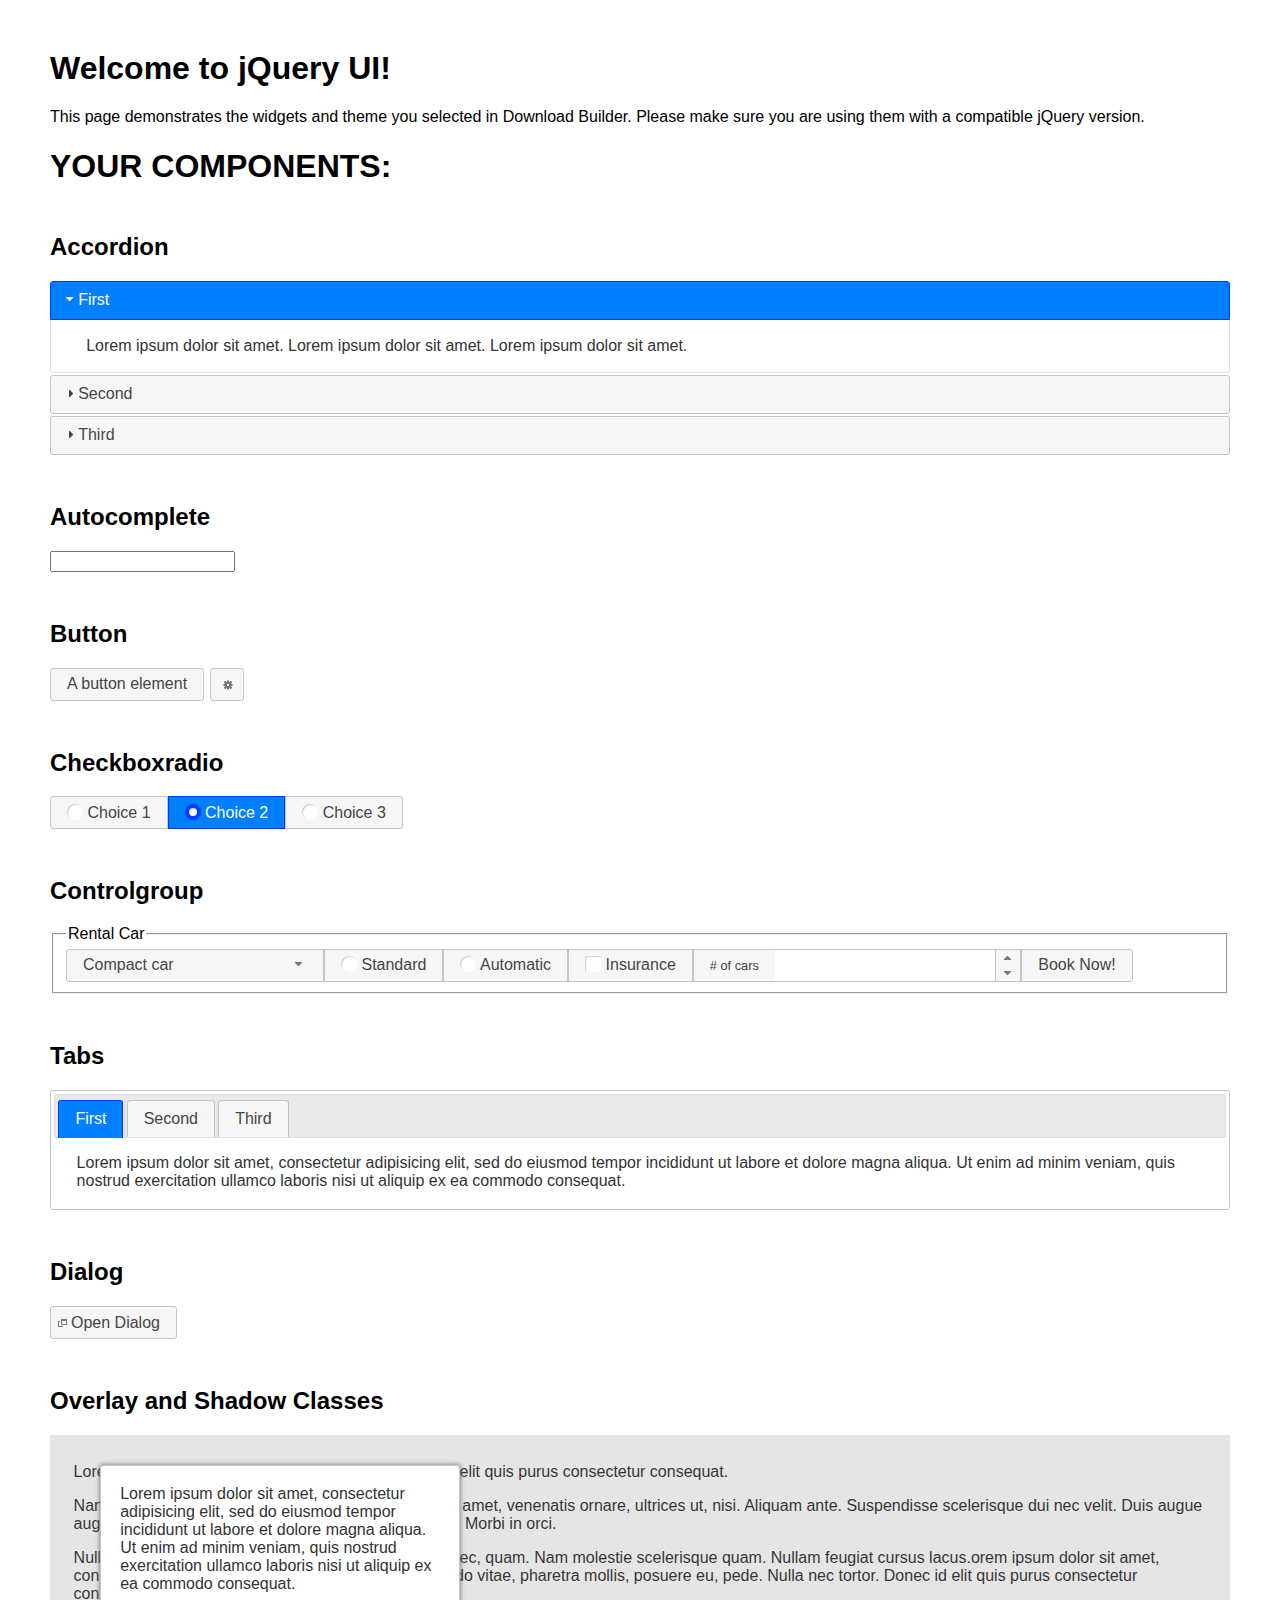
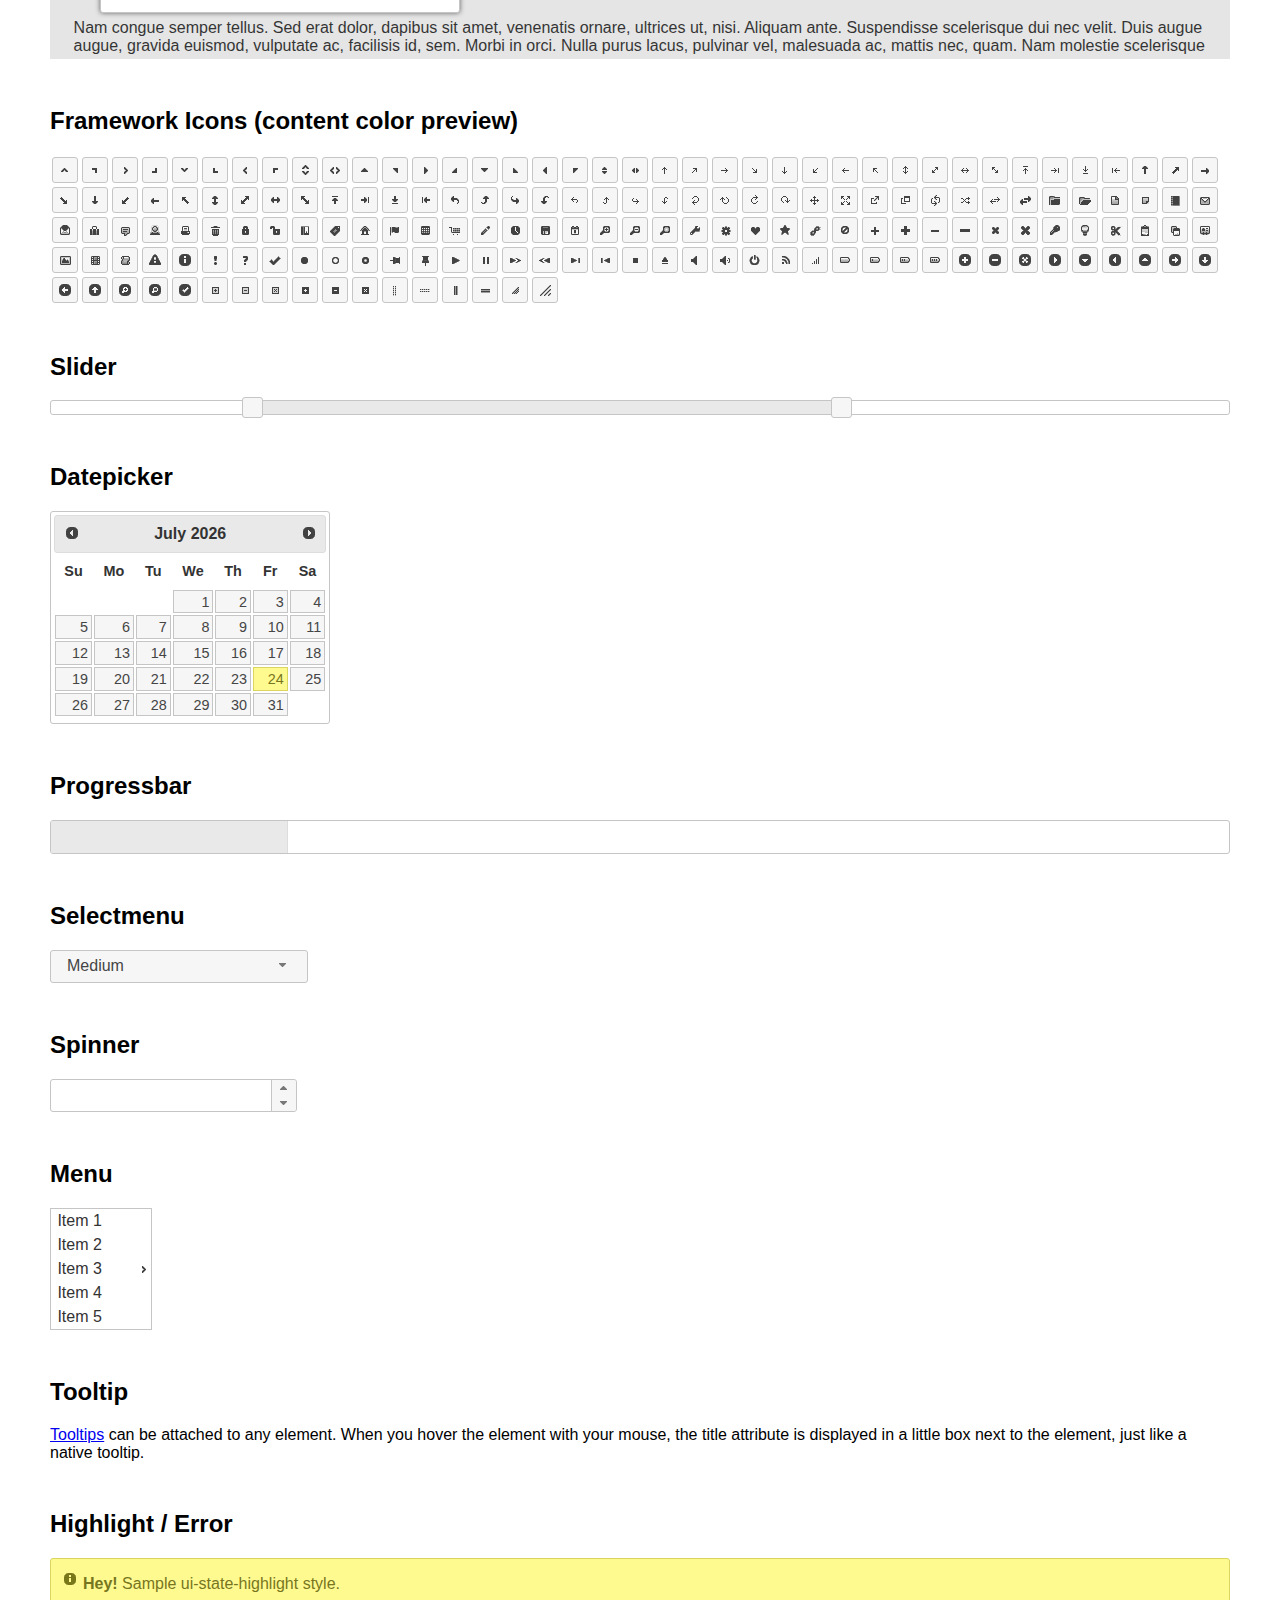
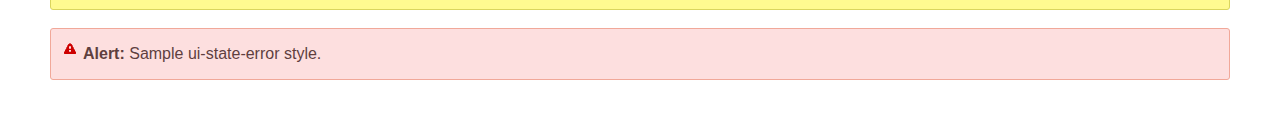
<file: js/jquery-ui-1.13.1.custom/jquery-ui-1.13.1.custom/index.html>
<!doctype html>
<html lang="us">
<head>
	<meta charset="utf-8">
	<title>jQuery UI Example Page</title>
	<link href="jquery-ui.css" rel="stylesheet">
	<style>
	body{
		font-family: "Trebuchet MS", sans-serif;
		margin: 50px;
	}
	.demoHeaders {
		margin-top: 2em;
	}
	#dialog-link {
		padding: .4em 1em .4em 20px;
		text-decoration: none;
		position: relative;
	}
	#dialog-link span.ui-icon {
		margin: 0 5px 0 0;
		position: absolute;
		left: .2em;
		top: 50%;
		margin-top: -8px;
	}
	#icons {
		margin: 0;
		padding: 0;
	}
	#icons li {
		margin: 2px;
		position: relative;
		padding: 4px 0;
		cursor: pointer;
		float: left;
		list-style: none;
	}
	#icons span.ui-icon {
		float: left;
		margin: 0 4px;
	}
	.fakewindowcontain .ui-widget-overlay {
		position: absolute;
	}
	select {
		width: 200px;
	}
	</style>
</head>
<body>

<h1>Welcome to jQuery UI!</h1>

<div class="ui-widget">
	<p>This page demonstrates the widgets and theme you selected in Download Builder. Please make sure you are using them with a compatible jQuery version.</p>
</div>

<h1>YOUR COMPONENTS:</h1>

<!-- Accordion -->
<h2 class="demoHeaders">Accordion</h2>
<div id="accordion">
	<h3>First</h3>
	<div>Lorem ipsum dolor sit amet. Lorem ipsum dolor sit amet. Lorem ipsum dolor sit amet.</div>
	<h3>Second</h3>
	<div>Phasellus mattis tincidunt nibh.</div>
	<h3>Third</h3>
	<div>Nam dui erat, auctor a, dignissim quis.</div>
</div>

<!-- Autocomplete -->
<h2 class="demoHeaders">Autocomplete</h2>
<div>
	<input id="autocomplete" title="type &quot;a&quot;">
</div>

<!-- Button -->
<h2 class="demoHeaders">Button</h2>
<button id="button">A button element</button>
<button id="button-icon">An icon-only button</button>

<!-- Checkboxradio -->
<h2 class="demoHeaders">Checkboxradio</h2>
<form style="margin-top: 1em;">
	<div id="radioset">
		<input type="radio" id="radio1" name="radio"><label for="radio1">Choice 1</label>
		<input type="radio" id="radio2" name="radio" checked="checked"><label for="radio2">Choice 2</label>
		<input type="radio" id="radio3" name="radio"><label for="radio3">Choice 3</label>
	</div>
</form>

<!-- Controlgroup -->
<h2 class="demoHeaders">Controlgroup</h2>
<fieldset>
	<legend>Rental Car</legend>
	<div id="controlgroup">
		<select id="car-type">
			<option>Compact car</option>
			<option>Midsize car</option>
			<option>Full size car</option>
			<option>SUV</option>
			<option>Luxury</option>
			<option>Truck</option>
			<option>Van</option>
		</select>
		<label for="transmission-standard">Standard</label>
		<input type="radio" name="transmission" id="transmission-standard">
		<label for="transmission-automatic">Automatic</label>
		<input type="radio" name="transmission" id="transmission-automatic">
		<label for="insurance">Insurance</label>
		<input type="checkbox" name="insurance" id="insurance">
		<label for="horizontal-spinner" class="ui-controlgroup-label"># of cars</label>
		<input id="horizontal-spinner" class="ui-spinner-input">
		<button>Book Now!</button>
	</div>
</fieldset>

<!-- Tabs -->
<h2 class="demoHeaders">Tabs</h2>
<div id="tabs">
	<ul>
		<li><a href="#tabs-1">First</a></li>
		<li><a href="#tabs-2">Second</a></li>
		<li><a href="#tabs-3">Third</a></li>
	</ul>
	<div id="tabs-1">Lorem ipsum dolor sit amet, consectetur adipisicing elit, sed do eiusmod tempor incididunt ut labore et dolore magna aliqua. Ut enim ad minim veniam, quis nostrud exercitation ullamco laboris nisi ut aliquip ex ea commodo consequat.</div>
	<div id="tabs-2">Phasellus mattis tincidunt nibh. Cras orci urna, blandit id, pretium vel, aliquet ornare, felis. Maecenas scelerisque sem non nisl. Fusce sed lorem in enim dictum bibendum.</div>
	<div id="tabs-3">Nam dui erat, auctor a, dignissim quis, sollicitudin eu, felis. Pellentesque nisi urna, interdum eget, sagittis et, consequat vestibulum, lacus. Mauris porttitor ullamcorper augue.</div>
</div>

<h2 class="demoHeaders">Dialog</h2>
<p>
	<button id="dialog-link" class="ui-button ui-corner-all ui-widget">
		<span class="ui-icon ui-icon-newwin"></span>Open Dialog
	</button>
</p>

<h2 class="demoHeaders">Overlay and Shadow Classes</h2>
<div style="position: relative; width: 96%; height: 200px; padding:1% 2%; overflow:hidden;" class="fakewindowcontain">
	<p>Lorem ipsum dolor sit amet,  Nulla nec tortor. Donec id elit quis purus consectetur consequat. </p><p>Nam congue semper tellus. Sed erat dolor, dapibus sit amet, venenatis ornare, ultrices ut, nisi. Aliquam ante. Suspendisse scelerisque dui nec velit. Duis augue augue, gravida euismod, vulputate ac, facilisis id, sem. Morbi in orci. </p><p>Nulla purus lacus, pulvinar vel, malesuada ac, mattis nec, quam. Nam molestie scelerisque quam. Nullam feugiat cursus lacus.orem ipsum dolor sit amet, consectetur adipiscing elit. Donec libero risus, commodo vitae, pharetra mollis, posuere eu, pede. Nulla nec tortor. Donec id elit quis purus consectetur consequat. </p><p>Nam congue semper tellus. Sed erat dolor, dapibus sit amet, venenatis ornare, ultrices ut, nisi. Aliquam ante. Suspendisse scelerisque dui nec velit. Duis augue augue, gravida euismod, vulputate ac, facilisis id, sem. Morbi in orci. Nulla purus lacus, pulvinar vel, malesuada ac, mattis nec, quam. Nam molestie scelerisque quam. </p><p>Nullam feugiat cursus lacus.orem ipsum dolor sit amet, consectetur adipiscing elit. Donec libero risus, commodo vitae, pharetra mollis, posuere eu, pede. Nulla nec tortor. Donec id elit quis purus consectetur consequat. Nam congue semper tellus. Sed erat dolor, dapibus sit amet, venenatis ornare, ultrices ut, nisi. Aliquam ante. </p><p>Suspendisse scelerisque dui nec velit. Duis augue augue, gravida euismod, vulputate ac, facilisis id, sem. Morbi in orci. Nulla purus lacus, pulvinar vel, malesuada ac, mattis nec, quam. Nam molestie scelerisque quam. Nullam feugiat cursus lacus.orem ipsum dolor sit amet, consectetur adipiscing elit. Donec libero risus, commodo vitae, pharetra mollis, posuere eu, pede. Nulla nec tortor. Donec id elit quis purus consectetur consequat. Nam congue semper tellus. Sed erat dolor, dapibus sit amet, venenatis ornare, ultrices ut, nisi. </p>

	<!-- ui-dialog -->
	<div class="ui-widget-overlay ui-front"></div>
	<div style="position: absolute; width: 320px; left: 50px; top: 30px; padding: 1.2em" class="ui-widget ui-front ui-widget-content ui-corner-all ui-widget-shadow">
		Lorem ipsum dolor sit amet, consectetur adipisicing elit, sed do eiusmod tempor incididunt ut labore et dolore magna aliqua. Ut enim ad minim veniam, quis nostrud exercitation ullamco laboris nisi ut aliquip ex ea commodo consequat.
	</div>

</div>

<!-- ui-dialog -->
<div id="dialog" title="Dialog Title">
	<p>Lorem ipsum dolor sit amet, consectetur adipisicing elit, sed do eiusmod tempor incididunt ut labore et dolore magna aliqua. Ut enim ad minim veniam, quis nostrud exercitation ullamco laboris nisi ut aliquip ex ea commodo consequat.</p>
</div>


<h2 class="demoHeaders">Framework Icons (content color preview)</h2>
<ul id="icons" class="ui-widget ui-helper-clearfix">
	<li class="ui-state-default ui-corner-all" title=".ui-icon-caret-1-n"><span class="ui-icon ui-icon-caret-1-n"></span></li>
	<li class="ui-state-default ui-corner-all" title=".ui-icon-caret-1-ne"><span class="ui-icon ui-icon-caret-1-ne"></span></li>
	<li class="ui-state-default ui-corner-all" title=".ui-icon-caret-1-e"><span class="ui-icon ui-icon-caret-1-e"></span></li>
	<li class="ui-state-default ui-corner-all" title=".ui-icon-caret-1-se"><span class="ui-icon ui-icon-caret-1-se"></span></li>
	<li class="ui-state-default ui-corner-all" title=".ui-icon-caret-1-s"><span class="ui-icon ui-icon-caret-1-s"></span></li>
	<li class="ui-state-default ui-corner-all" title=".ui-icon-caret-1-sw"><span class="ui-icon ui-icon-caret-1-sw"></span></li>
	<li class="ui-state-default ui-corner-all" title=".ui-icon-caret-1-w"><span class="ui-icon ui-icon-caret-1-w"></span></li>
	<li class="ui-state-default ui-corner-all" title=".ui-icon-caret-1-nw"><span class="ui-icon ui-icon-caret-1-nw"></span></li>
	<li class="ui-state-default ui-corner-all" title=".ui-icon-caret-2-n-s"><span class="ui-icon ui-icon-caret-2-n-s"></span></li>
	<li class="ui-state-default ui-corner-all" title=".ui-icon-caret-2-e-w"><span class="ui-icon ui-icon-caret-2-e-w"></span></li>
	<li class="ui-state-default ui-corner-all" title=".ui-icon-triangle-1-n"><span class="ui-icon ui-icon-triangle-1-n"></span></li>
	<li class="ui-state-default ui-corner-all" title=".ui-icon-triangle-1-ne"><span class="ui-icon ui-icon-triangle-1-ne"></span></li>
	<li class="ui-state-default ui-corner-all" title=".ui-icon-triangle-1-e"><span class="ui-icon ui-icon-triangle-1-e"></span></li>
	<li class="ui-state-default ui-corner-all" title=".ui-icon-triangle-1-se"><span class="ui-icon ui-icon-triangle-1-se"></span></li>
	<li class="ui-state-default ui-corner-all" title=".ui-icon-triangle-1-s"><span class="ui-icon ui-icon-triangle-1-s"></span></li>
	<li class="ui-state-default ui-corner-all" title=".ui-icon-triangle-1-sw"><span class="ui-icon ui-icon-triangle-1-sw"></span></li>
	<li class="ui-state-default ui-corner-all" title=".ui-icon-triangle-1-w"><span class="ui-icon ui-icon-triangle-1-w"></span></li>
	<li class="ui-state-default ui-corner-all" title=".ui-icon-triangle-1-nw"><span class="ui-icon ui-icon-triangle-1-nw"></span></li>
	<li class="ui-state-default ui-corner-all" title=".ui-icon-triangle-2-n-s"><span class="ui-icon ui-icon-triangle-2-n-s"></span></li>
	<li class="ui-state-default ui-corner-all" title=".ui-icon-triangle-2-e-w"><span class="ui-icon ui-icon-triangle-2-e-w"></span></li>
	<li class="ui-state-default ui-corner-all" title=".ui-icon-arrow-1-n"><span class="ui-icon ui-icon-arrow-1-n"></span></li>
	<li class="ui-state-default ui-corner-all" title=".ui-icon-arrow-1-ne"><span class="ui-icon ui-icon-arrow-1-ne"></span></li>
	<li class="ui-state-default ui-corner-all" title=".ui-icon-arrow-1-e"><span class="ui-icon ui-icon-arrow-1-e"></span></li>
	<li class="ui-state-default ui-corner-all" title=".ui-icon-arrow-1-se"><span class="ui-icon ui-icon-arrow-1-se"></span></li>
	<li class="ui-state-default ui-corner-all" title=".ui-icon-arrow-1-s"><span class="ui-icon ui-icon-arrow-1-s"></span></li>
	<li class="ui-state-default ui-corner-all" title=".ui-icon-arrow-1-sw"><span class="ui-icon ui-icon-arrow-1-sw"></span></li>
	<li class="ui-state-default ui-corner-all" title=".ui-icon-arrow-1-w"><span class="ui-icon ui-icon-arrow-1-w"></span></li>
	<li class="ui-state-default ui-corner-all" title=".ui-icon-arrow-1-nw"><span class="ui-icon ui-icon-arrow-1-nw"></span></li>
	<li class="ui-state-default ui-corner-all" title=".ui-icon-arrow-2-n-s"><span class="ui-icon ui-icon-arrow-2-n-s"></span></li>
	<li class="ui-state-default ui-corner-all" title=".ui-icon-arrow-2-ne-sw"><span class="ui-icon ui-icon-arrow-2-ne-sw"></span></li>
	<li class="ui-state-default ui-corner-all" title=".ui-icon-arrow-2-e-w"><span class="ui-icon ui-icon-arrow-2-e-w"></span></li>
	<li class="ui-state-default ui-corner-all" title=".ui-icon-arrow-2-se-nw"><span class="ui-icon ui-icon-arrow-2-se-nw"></span></li>
	<li class="ui-state-default ui-corner-all" title=".ui-icon-arrowstop-1-n"><span class="ui-icon ui-icon-arrowstop-1-n"></span></li>
	<li class="ui-state-default ui-corner-all" title=".ui-icon-arrowstop-1-e"><span class="ui-icon ui-icon-arrowstop-1-e"></span></li>
	<li class="ui-state-default ui-corner-all" title=".ui-icon-arrowstop-1-s"><span class="ui-icon ui-icon-arrowstop-1-s"></span></li>
	<li class="ui-state-default ui-corner-all" title=".ui-icon-arrowstop-1-w"><span class="ui-icon ui-icon-arrowstop-1-w"></span></li>
	<li class="ui-state-default ui-corner-all" title=".ui-icon-arrowthick-1-n"><span class="ui-icon ui-icon-arrowthick-1-n"></span></li>
	<li class="ui-state-default ui-corner-all" title=".ui-icon-arrowthick-1-ne"><span class="ui-icon ui-icon-arrowthick-1-ne"></span></li>
	<li class="ui-state-default ui-corner-all" title=".ui-icon-arrowthick-1-e"><span class="ui-icon ui-icon-arrowthick-1-e"></span></li>
	<li class="ui-state-default ui-corner-all" title=".ui-icon-arrowthick-1-se"><span class="ui-icon ui-icon-arrowthick-1-se"></span></li>
	<li class="ui-state-default ui-corner-all" title=".ui-icon-arrowthick-1-s"><span class="ui-icon ui-icon-arrowthick-1-s"></span></li>
	<li class="ui-state-default ui-corner-all" title=".ui-icon-arrowthick-1-sw"><span class="ui-icon ui-icon-arrowthick-1-sw"></span></li>
	<li class="ui-state-default ui-corner-all" title=".ui-icon-arrowthick-1-w"><span class="ui-icon ui-icon-arrowthick-1-w"></span></li>
	<li class="ui-state-default ui-corner-all" title=".ui-icon-arrowthick-1-nw"><span class="ui-icon ui-icon-arrowthick-1-nw"></span></li>
	<li class="ui-state-default ui-corner-all" title=".ui-icon-arrowthick-2-n-s"><span class="ui-icon ui-icon-arrowthick-2-n-s"></span></li>
	<li class="ui-state-default ui-corner-all" title=".ui-icon-arrowthick-2-ne-sw"><span class="ui-icon ui-icon-arrowthick-2-ne-sw"></span></li>
	<li class="ui-state-default ui-corner-all" title=".ui-icon-arrowthick-2-e-w"><span class="ui-icon ui-icon-arrowthick-2-e-w"></span></li>
	<li class="ui-state-default ui-corner-all" title=".ui-icon-arrowthick-2-se-nw"><span class="ui-icon ui-icon-arrowthick-2-se-nw"></span></li>
	<li class="ui-state-default ui-corner-all" title=".ui-icon-arrowthickstop-1-n"><span class="ui-icon ui-icon-arrowthickstop-1-n"></span></li>
	<li class="ui-state-default ui-corner-all" title=".ui-icon-arrowthickstop-1-e"><span class="ui-icon ui-icon-arrowthickstop-1-e"></span></li>
	<li class="ui-state-default ui-corner-all" title=".ui-icon-arrowthickstop-1-s"><span class="ui-icon ui-icon-arrowthickstop-1-s"></span></li>
	<li class="ui-state-default ui-corner-all" title=".ui-icon-arrowthickstop-1-w"><span class="ui-icon ui-icon-arrowthickstop-1-w"></span></li>
	<li class="ui-state-default ui-corner-all" title=".ui-icon-arrowreturnthick-1-w"><span class="ui-icon ui-icon-arrowreturnthick-1-w"></span></li>
	<li class="ui-state-default ui-corner-all" title=".ui-icon-arrowreturnthick-1-n"><span class="ui-icon ui-icon-arrowreturnthick-1-n"></span></li>
	<li class="ui-state-default ui-corner-all" title=".ui-icon-arrowreturnthick-1-e"><span class="ui-icon ui-icon-arrowreturnthick-1-e"></span></li>
	<li class="ui-state-default ui-corner-all" title=".ui-icon-arrowreturnthick-1-s"><span class="ui-icon ui-icon-arrowreturnthick-1-s"></span></li>
	<li class="ui-state-default ui-corner-all" title=".ui-icon-arrowreturn-1-w"><span class="ui-icon ui-icon-arrowreturn-1-w"></span></li>
	<li class="ui-state-default ui-corner-all" title=".ui-icon-arrowreturn-1-n"><span class="ui-icon ui-icon-arrowreturn-1-n"></span></li>
	<li class="ui-state-default ui-corner-all" title=".ui-icon-arrowreturn-1-e"><span class="ui-icon ui-icon-arrowreturn-1-e"></span></li>
	<li class="ui-state-default ui-corner-all" title=".ui-icon-arrowreturn-1-s"><span class="ui-icon ui-icon-arrowreturn-1-s"></span></li>
	<li class="ui-state-default ui-corner-all" title=".ui-icon-arrowrefresh-1-w"><span class="ui-icon ui-icon-arrowrefresh-1-w"></span></li>
	<li class="ui-state-default ui-corner-all" title=".ui-icon-arrowrefresh-1-n"><span class="ui-icon ui-icon-arrowrefresh-1-n"></span></li>
	<li class="ui-state-default ui-corner-all" title=".ui-icon-arrowrefresh-1-e"><span class="ui-icon ui-icon-arrowrefresh-1-e"></span></li>
	<li class="ui-state-default ui-corner-all" title=".ui-icon-arrowrefresh-1-s"><span class="ui-icon ui-icon-arrowrefresh-1-s"></span></li>
	<li class="ui-state-default ui-corner-all" title=".ui-icon-arrow-4"><span class="ui-icon ui-icon-arrow-4"></span></li>
	<li class="ui-state-default ui-corner-all" title=".ui-icon-arrow-4-diag"><span class="ui-icon ui-icon-arrow-4-diag"></span></li>
	<li class="ui-state-default ui-corner-all" title=".ui-icon-extlink"><span class="ui-icon ui-icon-extlink"></span></li>
	<li class="ui-state-default ui-corner-all" title=".ui-icon-newwin"><span class="ui-icon ui-icon-newwin"></span></li>
	<li class="ui-state-default ui-corner-all" title=".ui-icon-refresh"><span class="ui-icon ui-icon-refresh"></span></li>
	<li class="ui-state-default ui-corner-all" title=".ui-icon-shuffle"><span class="ui-icon ui-icon-shuffle"></span></li>
	<li class="ui-state-default ui-corner-all" title=".ui-icon-transfer-e-w"><span class="ui-icon ui-icon-transfer-e-w"></span></li>
	<li class="ui-state-default ui-corner-all" title=".ui-icon-transferthick-e-w"><span class="ui-icon ui-icon-transferthick-e-w"></span></li>
	<li class="ui-state-default ui-corner-all" title=".ui-icon-folder-collapsed"><span class="ui-icon ui-icon-folder-collapsed"></span></li>
	<li class="ui-state-default ui-corner-all" title=".ui-icon-folder-open"><span class="ui-icon ui-icon-folder-open"></span></li>
	<li class="ui-state-default ui-corner-all" title=".ui-icon-document"><span class="ui-icon ui-icon-document"></span></li>
	<li class="ui-state-default ui-corner-all" title=".ui-icon-document-b"><span class="ui-icon ui-icon-document-b"></span></li>
	<li class="ui-state-default ui-corner-all" title=".ui-icon-note"><span class="ui-icon ui-icon-note"></span></li>
	<li class="ui-state-default ui-corner-all" title=".ui-icon-mail-closed"><span class="ui-icon ui-icon-mail-closed"></span></li>
	<li class="ui-state-default ui-corner-all" title=".ui-icon-mail-open"><span class="ui-icon ui-icon-mail-open"></span></li>
	<li class="ui-state-default ui-corner-all" title=".ui-icon-suitcase"><span class="ui-icon ui-icon-suitcase"></span></li>
	<li class="ui-state-default ui-corner-all" title=".ui-icon-comment"><span class="ui-icon ui-icon-comment"></span></li>
	<li class="ui-state-default ui-corner-all" title=".ui-icon-person"><span class="ui-icon ui-icon-person"></span></li>
	<li class="ui-state-default ui-corner-all" title=".ui-icon-print"><span class="ui-icon ui-icon-print"></span></li>
	<li class="ui-state-default ui-corner-all" title=".ui-icon-trash"><span class="ui-icon ui-icon-trash"></span></li>
	<li class="ui-state-default ui-corner-all" title=".ui-icon-locked"><span class="ui-icon ui-icon-locked"></span></li>
	<li class="ui-state-default ui-corner-all" title=".ui-icon-unlocked"><span class="ui-icon ui-icon-unlocked"></span></li>
	<li class="ui-state-default ui-corner-all" title=".ui-icon-bookmark"><span class="ui-icon ui-icon-bookmark"></span></li>
	<li class="ui-state-default ui-corner-all" title=".ui-icon-tag"><span class="ui-icon ui-icon-tag"></span></li>
	<li class="ui-state-default ui-corner-all" title=".ui-icon-home"><span class="ui-icon ui-icon-home"></span></li>
	<li class="ui-state-default ui-corner-all" title=".ui-icon-flag"><span class="ui-icon ui-icon-flag"></span></li>
	<li class="ui-state-default ui-corner-all" title=".ui-icon-calculator"><span class="ui-icon ui-icon-calculator"></span></li>
	<li class="ui-state-default ui-corner-all" title=".ui-icon-cart"><span class="ui-icon ui-icon-cart"></span></li>
	<li class="ui-state-default ui-corner-all" title=".ui-icon-pencil"><span class="ui-icon ui-icon-pencil"></span></li>
	<li class="ui-state-default ui-corner-all" title=".ui-icon-clock"><span class="ui-icon ui-icon-clock"></span></li>
	<li class="ui-state-default ui-corner-all" title=".ui-icon-disk"><span class="ui-icon ui-icon-disk"></span></li>
	<li class="ui-state-default ui-corner-all" title=".ui-icon-calendar"><span class="ui-icon ui-icon-calendar"></span></li>
	<li class="ui-state-default ui-corner-all" title=".ui-icon-zoomin"><span class="ui-icon ui-icon-zoomin"></span></li>
	<li class="ui-state-default ui-corner-all" title=".ui-icon-zoomout"><span class="ui-icon ui-icon-zoomout"></span></li>
	<li class="ui-state-default ui-corner-all" title=".ui-icon-search"><span class="ui-icon ui-icon-search"></span></li>
	<li class="ui-state-default ui-corner-all" title=".ui-icon-wrench"><span class="ui-icon ui-icon-wrench"></span></li>
	<li class="ui-state-default ui-corner-all" title=".ui-icon-gear"><span class="ui-icon ui-icon-gear"></span></li>
	<li class="ui-state-default ui-corner-all" title=".ui-icon-heart"><span class="ui-icon ui-icon-heart"></span></li>
	<li class="ui-state-default ui-corner-all" title=".ui-icon-star"><span class="ui-icon ui-icon-star"></span></li>
	<li class="ui-state-default ui-corner-all" title=".ui-icon-link"><span class="ui-icon ui-icon-link"></span></li>
	<li class="ui-state-default ui-corner-all" title=".ui-icon-cancel"><span class="ui-icon ui-icon-cancel"></span></li>
	<li class="ui-state-default ui-corner-all" title=".ui-icon-plus"><span class="ui-icon ui-icon-plus"></span></li>
	<li class="ui-state-default ui-corner-all" title=".ui-icon-plusthick"><span class="ui-icon ui-icon-plusthick"></span></li>
	<li class="ui-state-default ui-corner-all" title=".ui-icon-minus"><span class="ui-icon ui-icon-minus"></span></li>
	<li class="ui-state-default ui-corner-all" title=".ui-icon-minusthick"><span class="ui-icon ui-icon-minusthick"></span></li>
	<li class="ui-state-default ui-corner-all" title=".ui-icon-close"><span class="ui-icon ui-icon-close"></span></li>
	<li class="ui-state-default ui-corner-all" title=".ui-icon-closethick"><span class="ui-icon ui-icon-closethick"></span></li>
	<li class="ui-state-default ui-corner-all" title=".ui-icon-key"><span class="ui-icon ui-icon-key"></span></li>
	<li class="ui-state-default ui-corner-all" title=".ui-icon-lightbulb"><span class="ui-icon ui-icon-lightbulb"></span></li>
	<li class="ui-state-default ui-corner-all" title=".ui-icon-scissors"><span class="ui-icon ui-icon-scissors"></span></li>
	<li class="ui-state-default ui-corner-all" title=".ui-icon-clipboard"><span class="ui-icon ui-icon-clipboard"></span></li>
	<li class="ui-state-default ui-corner-all" title=".ui-icon-copy"><span class="ui-icon ui-icon-copy"></span></li>
	<li class="ui-state-default ui-corner-all" title=".ui-icon-contact"><span class="ui-icon ui-icon-contact"></span></li>
	<li class="ui-state-default ui-corner-all" title=".ui-icon-image"><span class="ui-icon ui-icon-image"></span></li>
	<li class="ui-state-default ui-corner-all" title=".ui-icon-video"><span class="ui-icon ui-icon-video"></span></li>
	<li class="ui-state-default ui-corner-all" title=".ui-icon-script"><span class="ui-icon ui-icon-script"></span></li>
	<li class="ui-state-default ui-corner-all" title=".ui-icon-alert"><span class="ui-icon ui-icon-alert"></span></li>
	<li class="ui-state-default ui-corner-all" title=".ui-icon-info"><span class="ui-icon ui-icon-info"></span></li>
	<li class="ui-state-default ui-corner-all" title=".ui-icon-notice"><span class="ui-icon ui-icon-notice"></span></li>
	<li class="ui-state-default ui-corner-all" title=".ui-icon-help"><span class="ui-icon ui-icon-help"></span></li>
	<li class="ui-state-default ui-corner-all" title=".ui-icon-check"><span class="ui-icon ui-icon-check"></span></li>
	<li class="ui-state-default ui-corner-all" title=".ui-icon-bullet"><span class="ui-icon ui-icon-bullet"></span></li>
	<li class="ui-state-default ui-corner-all" title=".ui-icon-radio-off"><span class="ui-icon ui-icon-radio-off"></span></li>
	<li class="ui-state-default ui-corner-all" title=".ui-icon-radio-on"><span class="ui-icon ui-icon-radio-on"></span></li>
	<li class="ui-state-default ui-corner-all" title=".ui-icon-pin-w"><span class="ui-icon ui-icon-pin-w"></span></li>
	<li class="ui-state-default ui-corner-all" title=".ui-icon-pin-s"><span class="ui-icon ui-icon-pin-s"></span></li>
	<li class="ui-state-default ui-corner-all" title=".ui-icon-play"><span class="ui-icon ui-icon-play"></span></li>
	<li class="ui-state-default ui-corner-all" title=".ui-icon-pause"><span class="ui-icon ui-icon-pause"></span></li>
	<li class="ui-state-default ui-corner-all" title=".ui-icon-seek-next"><span class="ui-icon ui-icon-seek-next"></span></li>
	<li class="ui-state-default ui-corner-all" title=".ui-icon-seek-prev"><span class="ui-icon ui-icon-seek-prev"></span></li>
	<li class="ui-state-default ui-corner-all" title=".ui-icon-seek-end"><span class="ui-icon ui-icon-seek-end"></span></li>
	<li class="ui-state-default ui-corner-all" title=".ui-icon-seek-first"><span class="ui-icon ui-icon-seek-first"></span></li>
	<li class="ui-state-default ui-corner-all" title=".ui-icon-stop"><span class="ui-icon ui-icon-stop"></span></li>
	<li class="ui-state-default ui-corner-all" title=".ui-icon-eject"><span class="ui-icon ui-icon-eject"></span></li>
	<li class="ui-state-default ui-corner-all" title=".ui-icon-volume-off"><span class="ui-icon ui-icon-volume-off"></span></li>
	<li class="ui-state-default ui-corner-all" title=".ui-icon-volume-on"><span class="ui-icon ui-icon-volume-on"></span></li>
	<li class="ui-state-default ui-corner-all" title=".ui-icon-power"><span class="ui-icon ui-icon-power"></span></li>
	<li class="ui-state-default ui-corner-all" title=".ui-icon-signal-diag"><span class="ui-icon ui-icon-signal-diag"></span></li>
	<li class="ui-state-default ui-corner-all" title=".ui-icon-signal"><span class="ui-icon ui-icon-signal"></span></li>
	<li class="ui-state-default ui-corner-all" title=".ui-icon-battery-0"><span class="ui-icon ui-icon-battery-0"></span></li>
	<li class="ui-state-default ui-corner-all" title=".ui-icon-battery-1"><span class="ui-icon ui-icon-battery-1"></span></li>
	<li class="ui-state-default ui-corner-all" title=".ui-icon-battery-2"><span class="ui-icon ui-icon-battery-2"></span></li>
	<li class="ui-state-default ui-corner-all" title=".ui-icon-battery-3"><span class="ui-icon ui-icon-battery-3"></span></li>
	<li class="ui-state-default ui-corner-all" title=".ui-icon-circle-plus"><span class="ui-icon ui-icon-circle-plus"></span></li>
	<li class="ui-state-default ui-corner-all" title=".ui-icon-circle-minus"><span class="ui-icon ui-icon-circle-minus"></span></li>
	<li class="ui-state-default ui-corner-all" title=".ui-icon-circle-close"><span class="ui-icon ui-icon-circle-close"></span></li>
	<li class="ui-state-default ui-corner-all" title=".ui-icon-circle-triangle-e"><span class="ui-icon ui-icon-circle-triangle-e"></span></li>
	<li class="ui-state-default ui-corner-all" title=".ui-icon-circle-triangle-s"><span class="ui-icon ui-icon-circle-triangle-s"></span></li>
	<li class="ui-state-default ui-corner-all" title=".ui-icon-circle-triangle-w"><span class="ui-icon ui-icon-circle-triangle-w"></span></li>
	<li class="ui-state-default ui-corner-all" title=".ui-icon-circle-triangle-n"><span class="ui-icon ui-icon-circle-triangle-n"></span></li>
	<li class="ui-state-default ui-corner-all" title=".ui-icon-circle-arrow-e"><span class="ui-icon ui-icon-circle-arrow-e"></span></li>
	<li class="ui-state-default ui-corner-all" title=".ui-icon-circle-arrow-s"><span class="ui-icon ui-icon-circle-arrow-s"></span></li>
	<li class="ui-state-default ui-corner-all" title=".ui-icon-circle-arrow-w"><span class="ui-icon ui-icon-circle-arrow-w"></span></li>
	<li class="ui-state-default ui-corner-all" title=".ui-icon-circle-arrow-n"><span class="ui-icon ui-icon-circle-arrow-n"></span></li>
	<li class="ui-state-default ui-corner-all" title=".ui-icon-circle-zoomin"><span class="ui-icon ui-icon-circle-zoomin"></span></li>
	<li class="ui-state-default ui-corner-all" title=".ui-icon-circle-zoomout"><span class="ui-icon ui-icon-circle-zoomout"></span></li>
	<li class="ui-state-default ui-corner-all" title=".ui-icon-circle-check"><span class="ui-icon ui-icon-circle-check"></span></li>
	<li class="ui-state-default ui-corner-all" title=".ui-icon-circlesmall-plus"><span class="ui-icon ui-icon-circlesmall-plus"></span></li>
	<li class="ui-state-default ui-corner-all" title=".ui-icon-circlesmall-minus"><span class="ui-icon ui-icon-circlesmall-minus"></span></li>
	<li class="ui-state-default ui-corner-all" title=".ui-icon-circlesmall-close"><span class="ui-icon ui-icon-circlesmall-close"></span></li>
	<li class="ui-state-default ui-corner-all" title=".ui-icon-squaresmall-plus"><span class="ui-icon ui-icon-squaresmall-plus"></span></li>
	<li class="ui-state-default ui-corner-all" title=".ui-icon-squaresmall-minus"><span class="ui-icon ui-icon-squaresmall-minus"></span></li>
	<li class="ui-state-default ui-corner-all" title=".ui-icon-squaresmall-close"><span class="ui-icon ui-icon-squaresmall-close"></span></li>
	<li class="ui-state-default ui-corner-all" title=".ui-icon-grip-dotted-vertical"><span class="ui-icon ui-icon-grip-dotted-vertical"></span></li>
	<li class="ui-state-default ui-corner-all" title=".ui-icon-grip-dotted-horizontal"><span class="ui-icon ui-icon-grip-dotted-horizontal"></span></li>
	<li class="ui-state-default ui-corner-all" title=".ui-icon-grip-solid-vertical"><span class="ui-icon ui-icon-grip-solid-vertical"></span></li>
	<li class="ui-state-default ui-corner-all" title=".ui-icon-grip-solid-horizontal"><span class="ui-icon ui-icon-grip-solid-horizontal"></span></li>
	<li class="ui-state-default ui-corner-all" title=".ui-icon-gripsmall-diagonal-se"><span class="ui-icon ui-icon-gripsmall-diagonal-se"></span></li>
	<li class="ui-state-default ui-corner-all" title=".ui-icon-grip-diagonal-se"><span class="ui-icon ui-icon-grip-diagonal-se"></span></li>
</ul>

<!-- Slider -->
<h2 class="demoHeaders">Slider</h2>
<div id="slider"></div>

<!-- Datepicker -->
<h2 class="demoHeaders">Datepicker</h2>
<div id="datepicker"></div>

<!-- Progressbar -->
<h2 class="demoHeaders">Progressbar</h2>
<div id="progressbar"></div>

<!-- Progressbar -->
<h2 class="demoHeaders">Selectmenu</h2>
<select id="selectmenu">
	<option>Slower</option>
	<option>Slow</option>
	<option selected="selected">Medium</option>
	<option>Fast</option>
	<option>Faster</option>
</select>

<!-- Spinner -->
<h2 class="demoHeaders">Spinner</h2>
<input id="spinner">

<!-- Menu -->
<h2 class="demoHeaders">Menu</h2>
<ul style="width:100px;" id="menu">
	<li><div>Item 1</div></li>
	<li><div>Item 2</div></li>
	<li><div>Item 3</div>
		<ul>
			<li><div>Item 3-1</div></li>
			<li><div>Item 3-2</div></li>
			<li><div>Item 3-3</div></li>
			<li><div>Item 3-4</div></li>
			<li><div>Item 3-5</div></li>
		</ul>
	</li>
	<li><div>Item 4</div></li>
	<li><div>Item 5</div></li>
</ul>

<!-- Tooltip -->
<h2 class="demoHeaders">Tooltip</h2>
<p id="tooltip">
	<a href="#" title="That&apos;s what this widget is">Tooltips</a> can be attached to any element. When you hover
the element with your mouse, the title attribute is displayed in a little box next to the element, just like a native tooltip.
</p>

<!-- Highlight / Error -->
<h2 class="demoHeaders">Highlight / Error</h2>
<div class="ui-widget">
	<div class="ui-state-highlight ui-corner-all" style="margin-top: 20px; padding: 0 .7em;">
		<p><span class="ui-icon ui-icon-info" style="float: left; margin-right: .3em;"></span>
		<strong>Hey!</strong> Sample ui-state-highlight style.</p>
	</div>
</div>
<br>
<div class="ui-widget">
	<div class="ui-state-error ui-corner-all" style="padding: 0 .7em;">
		<p><span class="ui-icon ui-icon-alert" style="float: left; margin-right: .3em;"></span>
		<strong>Alert:</strong> Sample ui-state-error style.</p>
	</div>
</div>

<script src="external/jquery/jquery.js"></script>
<script src="jquery-ui.js"></script>
<script>
$( "#accordion" ).accordion();

var availableTags = [
	"ActionScript",
	"AppleScript",
	"Asp",
	"BASIC",
	"C",
	"C++",
	"Clojure",
	"COBOL",
	"ColdFusion",
	"Erlang",
	"Fortran",
	"Groovy",
	"Haskell",
	"Java",
	"JavaScript",
	"Lisp",
	"Perl",
	"PHP",
	"Python",
	"Ruby",
	"Scala",
	"Scheme"
];
$( "#autocomplete" ).autocomplete({
	source: availableTags
});

$( "#button" ).button();
$( "#button-icon" ).button({
	icon: "ui-icon-gear",
	showLabel: false
});

$( "#radioset" ).buttonset();

$( "#controlgroup" ).controlgroup();

$( "#tabs" ).tabs();

$( "#dialog" ).dialog({
	autoOpen: false,
	width: 400,
	buttons: [
		{
			text: "Ok",
			click: function() {
				$( this ).dialog( "close" );
			}
		},
		{
			text: "Cancel",
			click: function() {
				$( this ).dialog( "close" );
			}
		}
	]
});

// Link to open the dialog
$( "#dialog-link" ).click(function( event ) {
	$( "#dialog" ).dialog( "open" );
	event.preventDefault();
});

$( "#datepicker" ).datepicker({
	inline: true
});

$( "#slider" ).slider({
	range: true,
	values: [ 17, 67 ]
});

$( "#progressbar" ).progressbar({
	value: 20
});

$( "#spinner" ).spinner();

$( "#menu" ).menu();

$( "#tooltip" ).tooltip();

$( "#selectmenu" ).selectmenu();

// Hover states on the static widgets
$( "#dialog-link, #icons li" ).hover(
	function() {
		$( this ).addClass( "ui-state-hover" );
	},
	function() {
		$( this ).removeClass( "ui-state-hover" );
	}
);
</script>
</body>
</html>
</file>
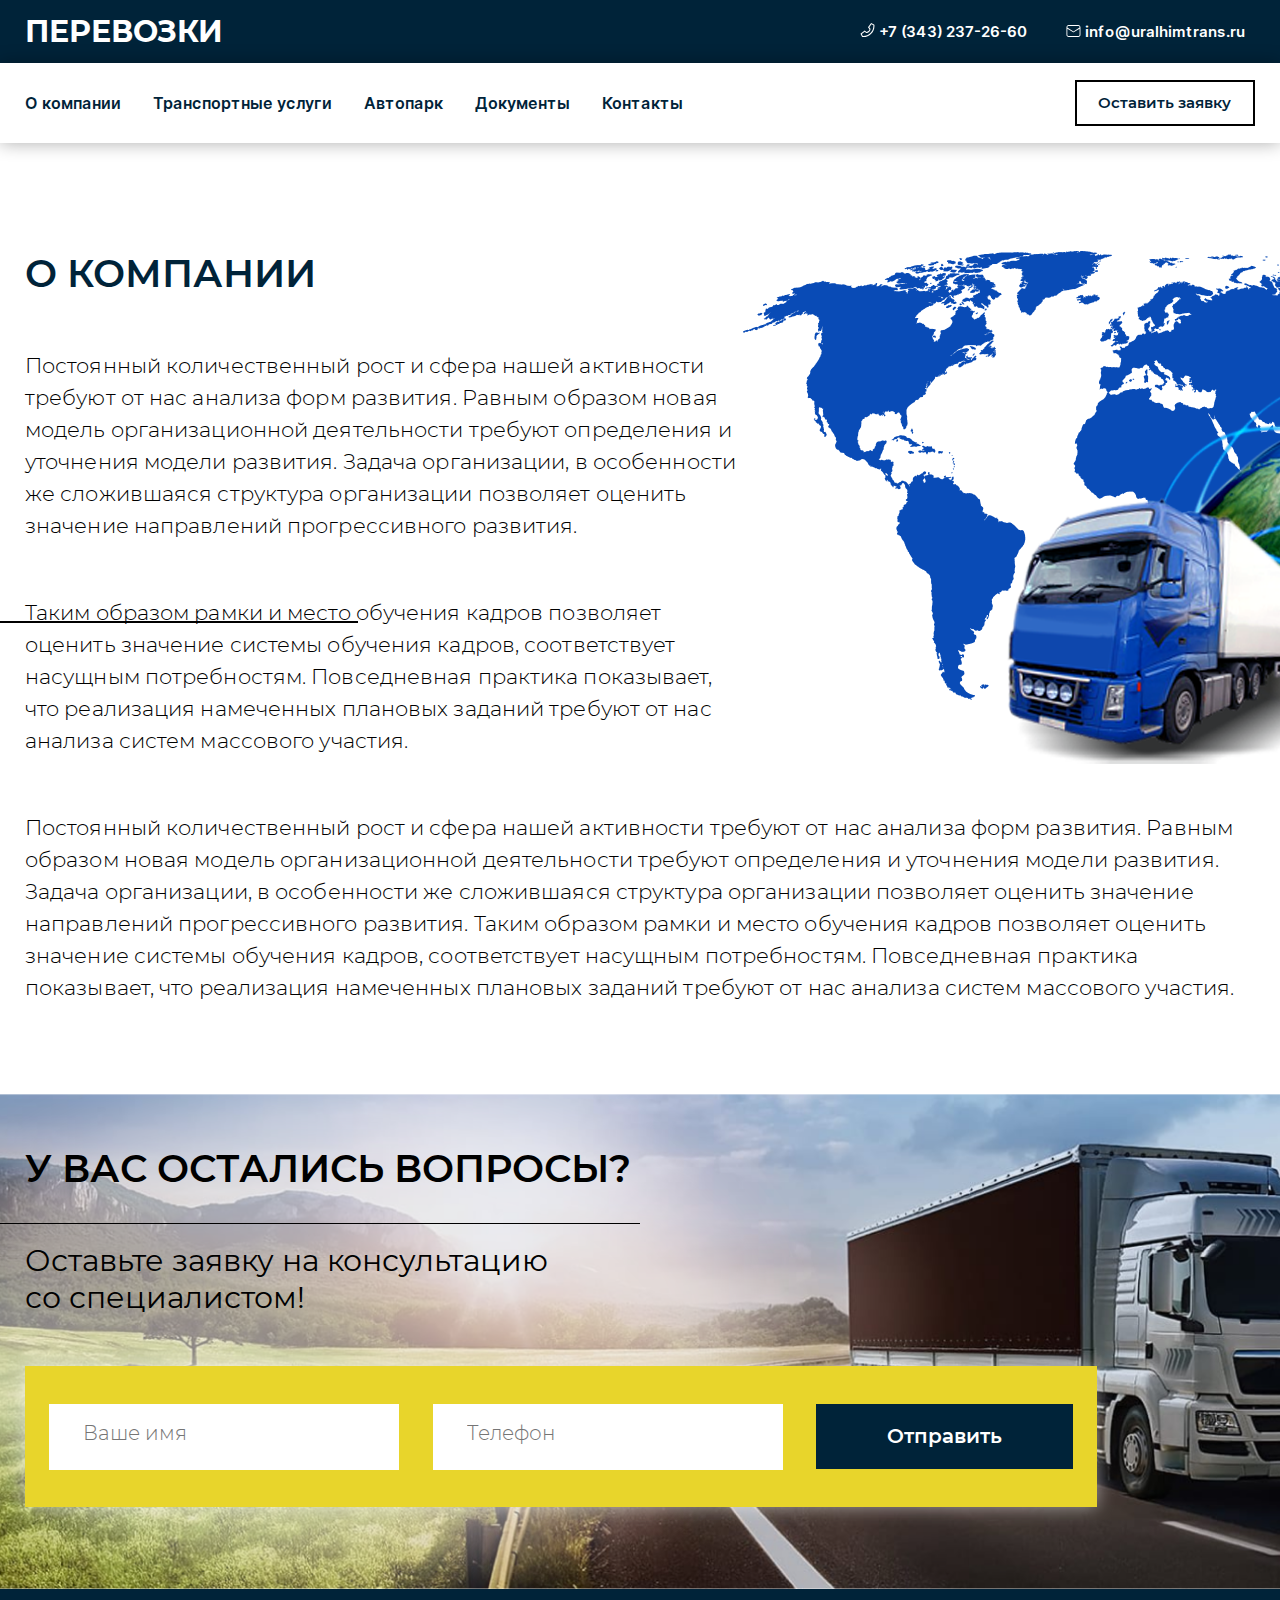
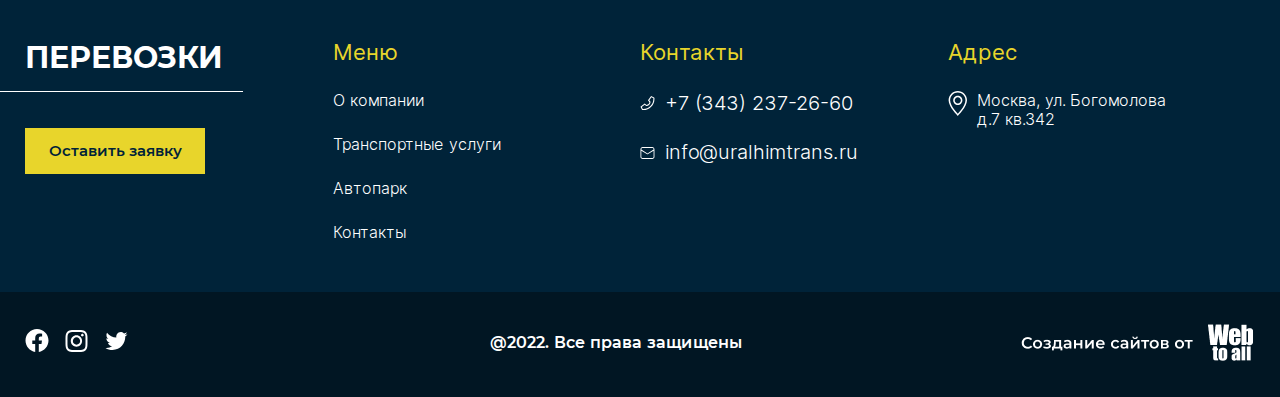
<file: aboutus.html>
<!DOCTYPE html>
<html lang="ru">

<head>
   <meta charset="UTF-8">
   <meta http-equiv="X-UA-Compatible" content="IE=edge">
   <meta name="viewport" content="width=device-width, initial-scale=1.0">
   <title>О компании</title>
   <link rel="stylesheet" href="css/bootstrap-grid.min.css">
   <link rel="stylesheet" href="css/jquery.bxslider.css">
   <link rel="stylesheet" href="css/normalize.css">
   <link rel="stylesheet" href="css/style.css">
   <link rel="stylesheet" href="css/aboutus.css">
</head>

<body>

   <header class="header">
      <div class="header__container-top">
         <div class="container">
            <div class="row header__top">
               <div class="col-lg-3 col-md-3 col-sm-5 col-6 header__top-logo">
                  <h3 class="header__top-title">
                     <a href="index.html" class="header__top-logo-link link__anim link__anim-light" tabindex="1">
                        Перевозки
                     </a>
                  </h3>
               </div>
               <div class="col-xl-4 col-lg-5 col-md-7 col-sm-5 col-6 header__top-feedback">
                  <a href="tel:+73432372660" class="header__top-link link__anim link__anim-light">
                     <span class="header__top-link-icon">
                        <svg width="15" height="14" viewBox="0 0 15 14" fill="none" xmlns="http://www.w3.org/2000/svg">
                           <path
                              d="M14.0577 1.45478L14.0346 1.44033L11.111 0L7.95549 4.20735L9.40727 6.14318C9.36383 6.87323 9.05423 7.56201 8.5371 8.07915C8.01996 8.59628 7.33117 8.90586 6.60112 8.9493L4.66533 7.49752L0.458008 10.653L1.88635 13.5521L1.89837 13.5766L1.91286 13.5997C1.98908 13.7225 2.09547 13.8238 2.2219 13.8938C2.34833 13.9639 2.49059 14.0005 2.63513 14H3.38952C4.84306 14 6.28236 13.7137 7.62525 13.1575C8.96814 12.6012 10.1883 11.7859 11.2161 10.7581C12.2439 9.73029 13.0592 8.51011 13.6155 7.16721C14.1717 5.82432 14.458 4.38501 14.458 2.93148V2.17706C14.4585 2.03251 14.4219 1.89026 14.3519 1.76383C14.2818 1.6374 14.1805 1.53101 14.0577 1.45478ZM13.3776 2.93148C13.3776 8.43895 8.89695 12.9196 3.38952 12.9196H2.7791L1.82342 10.9795L4.66553 8.84794L6.24787 10.0347H6.42792C7.50565 10.0334 8.53889 9.60478 9.30096 8.84272C10.063 8.08065 10.4917 7.0474 10.4929 5.96968V5.78962L9.30619 4.20732L11.4375 1.36538L13.3776 2.32122V2.93148Z"
                              fill="white" />
                        </svg>
                     </span>
                     +7 (343) 237-26-60
                  </a>
                  <a href="mailto:info@uralhimtrans.ru" class="header__top-link link__anim link__anim-light">
                     <span class="header__top-link-icon">
                        <svg width="15" height="12" viewBox="0 0 15 12" fill="none" xmlns="http://www.w3.org/2000/svg">
                           <path
                              d="M12.2705 0C12.8507 0 13.4071 0.243131 13.8173 0.675907C14.2275 1.10868 14.458 1.69565 14.458 2.30769V9.69231C14.458 10.3043 14.2275 10.8913 13.8173 11.3241C13.4071 11.7569 12.8507 12 12.2705 12H2.64551C2.06535 12 1.50895 11.7569 1.09871 11.3241C0.688476 10.8913 0.458008 10.3043 0.458008 9.69231V2.30769C0.458008 1.69565 0.688476 1.10868 1.09871 0.675907C1.50895 0.243131 2.06535 0 2.64551 0H12.2705ZM13.583 3.65631L7.68026 7.32092C7.62445 7.35549 7.56207 7.37656 7.49762 7.38263C7.43316 7.38869 7.36823 7.3796 7.30751 7.356L7.23576 7.32092L1.33301 3.65815V9.69231C1.33301 10.0595 1.47129 10.4117 1.71743 10.6714C1.96357 10.931 2.29741 11.0769 2.64551 11.0769H12.2705C12.6186 11.0769 12.9524 10.931 13.1986 10.6714C13.4447 10.4117 13.583 10.0595 13.583 9.69231V3.65631ZM12.2705 0.923077H2.64551C2.29741 0.923077 1.96357 1.06896 1.71743 1.32862C1.47129 1.58829 1.33301 1.94047 1.33301 2.30769V2.58646L7.45801 6.38769L13.583 2.58462V2.30769C13.583 1.94047 13.4447 1.58829 13.1986 1.32862C12.9524 1.06896 12.6186 0.923077 12.2705 0.923077Z"
                              fill="white" />
                        </svg>
                     </span>
                     info@uralhimtrans.ru
                  </a>
               </div>
            </div>
         </div>
      </div>
      <div class="header__container-bottom aboutus-header__bottom">
         <div class="container">
            <div class="row header__bottom">
               <div class="col-xl-7 col-lg-9 col-md-9 header__nav">
                  <ul class="header__nav-list">
                     <li class="header__nav-item">
                        <a href="aboutus.html" class="header__nav-link link__anim link__anim-main">
                           О компании
                        </a>
                     </li>
                     <li class="header__nav-item">
                        <a href="" class="header__nav-link link__anim link__anim-main">
                           Транспортные услуги
                        </a>
                     </li>
                     <li class="header__nav-item">
                        <a href="" class="header__nav-link link__anim link__anim-main">
                           Автопарк
                        </a>
                     </li>
                     <li class="header__nav-item">
                        <a href="" class="header__nav-link link__anim link__anim-main">
                           Документы
                        </a>
                     </li>
                     <li class="header__nav-item">
                        <a href="contacts.html" class="header__nav-link link__anim link__anim-main">
                           Контакты
                        </a>
                     </li>
                  </ul>
               </div>
               <div id="burger" class="col-md-1 col-sm-1 col-1 burger">
                  <span></span>
               </div>
               <div class="col-lg-2 col-md-3 col-sm-4  col-6 header__btn-block">
                  <a href="" class="header__btn">
                     Оставить заявку
                  </a>
               </div>
               <div id="burger-menu" class="burger-menu">
                  <ul class="burger-menu-list">
                     <li class="burger-menu-item">
                        <a href="" class="burger-menu-link link__anim link__anim-main">
                           О компании
                        </a>
                     </li>
                     <li class="burger-menu-item">
                        <a href="services.html" class="burger-menu-link link__anim link__anim-main">
                           Транспортные услуги
                        </a>
                     </li>
                     <li class="burger-menu-item">
                        <a href="" class="burger-menu-link link__anim link__anim-main">
                           Автопарк
                        </a>
                     </li>
                     <li class="burger-menu-item">
                        <a href="" class="burger-menu-link link__anim link__anim-main">
                           Документы
                        </a>
                     </li>
                     <li class="burger-menu-item">
                        <a href="" class="burger-menu-link link__anim link__anim-main">
                           Контакты
                        </a>
                     </li>
                  </ul>
               </div>

            </div>
         </div>
      </div>
   </header>

   <main class="main">

      <section class="aboutus-hero">
         <div class="container aboutus-hero__container">
            <div class="row aboutus-hero__content-top">
               <div class="col-lg-7 aboutus-hero__column">
                  <h2 class="aboutus-hero__title section__title">
                     О компании
                  </h2>
                  <p class="aboutus-hero__text">
                     Постоянный количественный рост и сфера нашей активности требуют от нас анализа форм развития.
                     Равным образом новая модель организационной деятельности требуют определения и уточнения модели
                     развития. Задача организации, в особенности же сложившаяся структура организации позволяет оценить
                     значение направлений прогрессивного развития.
                  </p>
                  <p class="aboutus-hero__text">
                     Таким образом рамки и место обучения кадров позволяет оценить значение системы обучения кадров,
                     соответствует насущным потребностям. Повседневная практика показывает, что реализация намеченных
                     плановых заданий требуют от нас анализа систем массового участия.
                  </p>
               </div>
               <div class="col-lg-5 aboutus-hero__column">
                  <div class="aboutus-hero__img-block">
                     <img src="img/aboutus/aboutus-page-img.png" alt="" class="aboutus-hero__img">
                  </div>
               </div>
            </div>
            <div class="row aboutus-hero__content-bottom">
               <p class="aboutus-hero__text">
                  Постоянный количественный рост и сфера нашей активности требуют от нас анализа форм развития.
                  Равным
                  образом новая модель организационной деятельности требуют определения и уточнения модели развития.
                  Задача организации, в особенности же сложившаяся структура организации позволяет оценить значение
                  направлений прогрессивного развития. Таким образом рамки и место обучения кадров позволяет оценить
                  значение системы обучения кадров, соответствует насущным потребностям. Повседневная практика
                  показывает, что реализация намеченных плановых заданий требуют от нас анализа систем массового
                  участия.
               </p>
            </div>
         </div>
      </section>


      <section class="feedback">
         <div class="container feedback__container">
            <div class="row feedback__content-top">
               <div class="col-lg-6 feedback__content-top-column">
                  <h2 class="feedback__title section__title">
                     У вас остались вопросы?
                  </h2>
                  <p class="feedback__descr">
                     Оставьте заявку на консультацию со специалистом!
                  </p>
               </div>
            </div>
            <div class="row feedback__content-bottom">
               <div class="col-lg-11 col-md-11 col-sm-6 feedback__content-bottom-column">
                  <div class="feedback__form-block">
                     <form action="" method="post" class="feedback__form">
                        <input type="text" name="username" placeholder="Ваше имя" class="feedback__form-input">
                        <input type="tel" placeholder="Телефон" class="feedback__form-input">
                        <button class="feedback__form-btn main__btn">
                           Отправить
                        </button>
                     </form>
                  </div>
               </div>
            </div>

         </div>

      </section>

   </main>

   <footer class="footer">
      <div class="footer__container-top">
         <div class="container">
            <div class="row footer__content-top">
               <div class="col-lg-3 col-md-12 col-sm-12 footer__content-top-column">
                  <h3 class="footer__title">
                     Перевозки
                  </h3>
                  <a href="" class="footer__btn secondary__btn">
                     Оставить заявку
                  </a>
               </div>
               <div class="col-lg-3 col-md-4 col-sm-4 footer__content-top-column">
                  <ul class="footer__content-nav-list">
                     <li class="footer__content-nav-item">
                        <h5 class="footer__content-nav-title link__anim link__anim-secondary">
                           Меню
                        </h5>
                     </li>
                     <li class="footer__content-nav-item">
                        <a href="aboutus.html" class="footer__content-nav-link link__anim link__anim-light">
                           О компании
                        </a>
                     </li>
                     <li class="footer__content-nav-item">
                        <a href="services.html" class="footer__content-nav-link link__anim link__anim-light">
                           Транспортные услуги
                        </a>
                     </li>
                     <li class="footer__content-nav-item">
                        <a href="" class="footer__content-nav-link link__anim link__anim-light">
                           Автопарк
                        </a>
                     </li>
                     <li class="footer__content-nav-item">
                        <a href="contacts.html" class="footer__content-nav-link link__anim link__anim-light">
                           Контакты
                        </a>
                     </li>
                  </ul>
               </div>
               <div class="col-lg-3 col-md-4 col-sm-4 footer__content-top-column">
                  <ul class="footer__content-nav-list">
                     <li class="footer__content-nav-item">
                        <h5
                           class="footer__content-nav-title link__anim link__anim-secondary link__anim link__anim-light">
                           Контакты
                        </h5>
                     </li>
                     <li class="footer__content-nav-item">
                        <a href="" class="footer__content-nav-link footer__phone-link link__anim link__anim-light">
                           <span class="footer__content-nav-icon">
                              <svg width="15" height="14" viewBox="0 0 15 14" fill="none"
                                 xmlns="http://www.w3.org/2000/svg">
                                 <path
                                    d="M14.0577 1.45478L14.0346 1.44033L11.111 0L7.95549 4.20735L9.40727 6.14318C9.36383 6.87323 9.05423 7.56201 8.5371 8.07915C8.01996 8.59628 7.33117 8.90586 6.60112 8.9493L4.66533 7.49752L0.458008 10.653L1.88635 13.5521L1.89837 13.5766L1.91286 13.5997C1.98908 13.7225 2.09547 13.8238 2.2219 13.8938C2.34833 13.9639 2.49059 14.0005 2.63513 14H3.38952C4.84306 14 6.28236 13.7137 7.62525 13.1575C8.96814 12.6012 10.1883 11.7859 11.2161 10.7581C12.2439 9.73029 13.0592 8.51011 13.6155 7.16721C14.1717 5.82432 14.458 4.38501 14.458 2.93148V2.17706C14.4585 2.03251 14.4219 1.89026 14.3519 1.76383C14.2818 1.6374 14.1805 1.53101 14.0577 1.45478ZM13.3776 2.93148C13.3776 8.43895 8.89695 12.9196 3.38952 12.9196H2.7791L1.82342 10.9795L4.66553 8.84794L6.24787 10.0347H6.42792C7.50565 10.0334 8.53889 9.60478 9.30096 8.84272C10.063 8.08065 10.4917 7.0474 10.4929 5.96968V5.78962L9.30619 4.20732L11.4375 1.36538L13.3776 2.32122V2.93148Z"
                                    fill="white" />
                              </svg>
                           </span>
                           +7 (343) 237-26-60
                        </a>
                     </li>
                     <li class="footer__content-nav-item">
                        <a href="" class="footer__content-nav-link footer__mail-link link__anim link__anim-light">
                           <span class="footer__content-nav-icon">
                              <svg width="15" height="12" viewBox="0 0 15 12" fill="none"
                                 xmlns="http://www.w3.org/2000/svg">
                                 <path
                                    d="M12.2705 0C12.8507 0 13.4071 0.243131 13.8173 0.675907C14.2275 1.10868 14.458 1.69565 14.458 2.30769V9.69231C14.458 10.3043 14.2275 10.8913 13.8173 11.3241C13.4071 11.7569 12.8507 12 12.2705 12H2.64551C2.06535 12 1.50895 11.7569 1.09871 11.3241C0.688476 10.8913 0.458008 10.3043 0.458008 9.69231V2.30769C0.458008 1.69565 0.688476 1.10868 1.09871 0.675907C1.50895 0.243131 2.06535 0 2.64551 0H12.2705ZM13.583 3.65631L7.68026 7.32092C7.62445 7.35549 7.56207 7.37656 7.49762 7.38263C7.43316 7.38869 7.36823 7.3796 7.30751 7.356L7.23576 7.32092L1.33301 3.65815V9.69231C1.33301 10.0595 1.47129 10.4117 1.71743 10.6714C1.96357 10.931 2.29741 11.0769 2.64551 11.0769H12.2705C12.6186 11.0769 12.9524 10.931 13.1986 10.6714C13.4447 10.4117 13.583 10.0595 13.583 9.69231V3.65631ZM12.2705 0.923077H2.64551C2.29741 0.923077 1.96357 1.06896 1.71743 1.32862C1.47129 1.58829 1.33301 1.94047 1.33301 2.30769V2.58646L7.45801 6.38769L13.583 2.58462V2.30769C13.583 1.94047 13.4447 1.58829 13.1986 1.32862C12.9524 1.06896 12.6186 0.923077 12.2705 0.923077Z"
                                    fill="white" />
                              </svg>
                           </span>
                           info@uralhimtrans.ru
                        </a>
                     </li>
                  </ul>
               </div>
               <div class="col-lg-3 col-md-4 col-sm-4 footer__content-top-column">
                  <ul class="footer__content-nav-list">
                     <li class="footer__content-nav-item">
                        <h5 class="footer__content-nav-title link__anim link__anim-secondary">
                           Адрес
                        </h5>
                     </li>
                     <li class="footer__content-nav-item">
                        <a href="" class="footer__content-nav-link link__anim link__anim-light">
                           <span class="footer__content-nav-icon">
                              <svg width="19" height="25" viewBox="0 0 19 25" fill="none"
                                 xmlns="http://www.w3.org/2000/svg">
                                 <path
                                    d="M16.1864 13.9453C15.3825 15.6019 14.2933 17.2522 13.1796 18.7341C12.123 20.1311 10.9933 21.4694 9.79537 22.743C8.59737 21.4694 7.46767 20.1312 6.41116 18.7341C5.29741 17.2522 4.20821 15.6019 3.40434 13.9453C2.59128 12.2715 2.12491 10.7039 2.12491 9.35925C2.12491 7.29072 2.93305 5.30692 4.37154 3.84426C5.81002 2.38159 7.76103 1.55987 9.79537 1.55987C11.8297 1.55987 13.7807 2.38159 15.2192 3.84426C16.6577 5.30692 17.4658 7.29072 17.4658 9.35925C17.4658 10.7039 16.9979 12.2715 16.1864 13.9453ZM9.79537 24.958C9.79537 24.958 18.9999 16.0885 18.9999 9.35925C18.9999 6.87702 18.0301 4.49646 16.304 2.74126C14.5778 0.98606 12.2366 0 9.79537 0C7.35417 0 5.01296 0.98606 3.28677 2.74126C1.56058 4.49646 0.59082 6.87702 0.59082 9.35925C0.59082 16.0885 9.79537 24.958 9.79537 24.958Z"
                                    fill="white" />
                                 <path
                                    d="M9.79514 12.4791C8.98141 12.4791 8.20101 12.1504 7.62561 11.5653C7.05022 10.9802 6.72696 10.1867 6.72696 9.35931C6.72696 8.5319 7.05022 7.73838 7.62561 7.15331C8.20101 6.56825 8.98141 6.23956 9.79514 6.23956C10.6089 6.23956 11.3893 6.56825 11.9647 7.15331C12.5401 7.73838 12.8633 8.5319 12.8633 9.35931C12.8633 10.1867 12.5401 10.9802 11.9647 11.5653C11.3893 12.1504 10.6089 12.4791 9.79514 12.4791ZM9.79514 14.0389C11.0157 14.0389 12.1863 13.5459 13.0494 12.6683C13.9125 11.7907 14.3974 10.6004 14.3974 9.35931C14.3974 8.1182 13.9125 6.92792 13.0494 6.05032C12.1863 5.17272 11.0157 4.67969 9.79514 4.67969C8.57455 4.67969 7.40394 5.17272 6.54085 6.05032C5.67775 6.92792 5.19287 8.1182 5.19287 9.35931C5.19287 10.6004 5.67775 11.7907 6.54085 12.6683C7.40394 13.5459 8.57455 14.0389 9.79514 14.0389Z"
                                    fill="white" />
                              </svg>
                           </span>
                           Москва, ул. Богомолова
                           <br>
                           д.7 кв.342
                        </a>
                     </li>
                  </ul>
               </div>
            </div>
         </div>
      </div>
      <div class="footer__container-bottom">
         <div class="container">

            <div class="row footer__content-bottom">
               <div class="col-lg-1 col-md-2 col-sm-2 footer__content-bottom-column">
                  <ul class="footer__content-bottom-list">
                     <li class="footer__content-bottom-item">
                        <a href="" class="footer__content-bottom-link social-link__anim">
                           <svg width="24" height="24" viewBox="0 0 24 24" fill="none"
                              xmlns="http://www.w3.org/2000/svg">
                              <path fill-rule="evenodd" clip-rule="evenodd"
                                 d="M23.5 11.5704C23.5 5.1801 18.3515 0 12.0014 0C5.64848 0.00143732 0.5 5.1801 0.5 11.5719C0.5 17.3456 4.7056 22.1319 10.2019 23V14.9151H7.28415V11.5719H10.2048V9.02062C10.2048 6.12155 11.9224 4.52037 14.5484 4.52037C15.8075 4.52037 17.1226 4.74603 17.1226 4.74603V7.59193H15.6724C14.2451 7.59193 13.7995 8.4845 13.7995 9.40008V11.5704H16.9875L16.4787 14.9136H13.7981V22.9986C19.2944 22.1304 23.5 17.3441 23.5 11.5704Z"
                                 fill="white" />
                           </svg>
                        </a>
                     </li>
                     <li class="footer__content-bottom-item">
                        <a href="" class="footer__content-bottom-link
                        social-link__anim">
                           <svg width="24" height="24" viewBox="0 0 24 24" fill="none"
                              xmlns="http://www.w3.org/2000/svg">
                              <path
                                 d="M12.5 1C9.51488 1 9.1395 1.01375 7.96663 1.066C6.79375 1.121 5.99487 1.30525 5.295 1.5775C4.56088 1.85363 3.89593 2.28676 3.34663 2.84663C2.7871 3.39621 2.35402 4.06108 2.0775 4.795C1.80525 5.4935 1.61963 6.29375 1.566 7.4625C1.51375 8.63812 1.5 9.01213 1.5 12.0014C1.5 14.9879 1.51375 15.3619 1.566 16.5347C1.621 17.7063 1.80525 18.5051 2.0775 19.205C2.35938 19.9282 2.73475 20.5415 3.34663 21.1534C3.95713 21.7652 4.57037 22.142 5.29363 22.4225C5.99487 22.6947 6.79238 22.8804 7.96388 22.934C9.13813 22.9862 9.51213 23 12.5 23C15.4879 23 15.8605 22.9862 17.0347 22.934C18.2049 22.879 19.0065 22.6947 19.7064 22.4225C20.44 22.1462 21.1045 21.7131 21.6534 21.1534C22.2652 20.5415 22.6406 19.9282 22.9225 19.205C23.1934 18.5051 23.379 17.7063 23.434 16.5347C23.4862 15.3619 23.5 14.9879 23.5 12C23.5 9.01213 23.4862 8.63813 23.434 7.46388C23.379 6.29375 23.1934 5.4935 22.9225 4.795C22.646 4.06106 22.2129 3.39618 21.6534 2.84663C21.1042 2.28655 20.4392 1.85339 19.705 1.5775C19.0037 1.30525 18.2035 1.11963 17.0334 1.066C15.8591 1.01375 15.4865 1 12.4973 1H12.5014H12.5ZM11.5141 2.98275H12.5014C15.4384 2.98275 15.7863 2.99238 16.9454 3.046C18.0179 3.09413 18.6009 3.27425 18.9886 3.42412C19.5015 3.6235 19.8686 3.86275 20.2536 4.24775C20.6386 4.63275 20.8765 4.9985 21.0759 5.51275C21.2271 5.89913 21.4059 6.48213 21.454 7.55463C21.5076 8.71375 21.5186 9.06163 21.5186 11.9973C21.5186 14.9329 21.5076 15.2821 21.454 16.4412C21.4059 17.5138 21.2257 18.0954 21.0759 18.4831C20.8995 18.9607 20.618 19.3926 20.2522 19.7467C19.8672 20.1318 19.5015 20.3696 18.9873 20.569C18.6023 20.7203 18.0192 20.899 16.9454 20.9485C15.7863 21.0007 15.4384 21.0131 12.5014 21.0131C9.56438 21.0131 9.21513 21.0007 8.056 20.9485C6.9835 20.899 6.40188 20.7203 6.01412 20.569C5.53631 20.3929 5.10405 20.1119 4.74913 19.7467C4.38303 19.392 4.10112 18.9598 3.92412 18.4818C3.77425 18.0954 3.59413 17.5124 3.546 16.4399C3.49375 15.2808 3.48275 14.9329 3.48275 11.9945C3.48275 9.0575 3.49375 8.711 3.546 7.55187C3.5955 6.47937 3.77425 5.89638 3.9255 5.50863C4.12488 4.99575 4.36412 4.62862 4.74913 4.24362C5.13412 3.85862 5.49988 3.62075 6.01412 3.42138C6.40188 3.27013 6.9835 3.09138 8.056 3.04188C9.07075 2.99513 9.464 2.98138 11.5141 2.98V2.98275ZM18.3726 4.80875C18.1993 4.80875 18.0276 4.84289 17.8675 4.90923C17.7073 4.97557 17.5618 5.0728 17.4392 5.19537C17.3167 5.31794 17.2194 5.46346 17.1531 5.62361C17.0868 5.78376 17.0526 5.95541 17.0526 6.12875C17.0526 6.30209 17.0868 6.47374 17.1531 6.63389C17.2194 6.79404 17.3167 6.93956 17.4392 7.06213C17.5618 7.1847 17.7073 7.28193 17.8675 7.34827C18.0276 7.41461 18.1993 7.44875 18.3726 7.44875C18.7227 7.44875 19.0585 7.30968 19.306 7.06213C19.5536 6.81458 19.6926 6.47884 19.6926 6.12875C19.6926 5.77866 19.5536 5.44292 19.306 5.19537C19.0585 4.94782 18.7227 4.80875 18.3726 4.80875ZM12.5014 6.3515C11.7521 6.33981 11.008 6.47729 10.3123 6.75594C9.61671 7.0346 8.98346 7.44885 8.44946 7.97458C7.91546 8.50032 7.49138 9.12703 7.20191 9.81823C6.91244 10.5094 6.76336 11.2513 6.76336 12.0007C6.76336 12.7501 6.91244 13.4919 7.20191 14.1831C7.49138 14.8743 7.91546 15.5011 8.44946 16.0268C8.98346 16.5525 9.61671 16.9668 10.3123 17.2454C11.008 17.5241 11.7521 17.6616 12.5014 17.6499C13.9844 17.6267 15.3988 17.0214 16.4393 15.9645C17.4799 14.9076 18.0631 13.4839 18.0631 12.0007C18.0631 10.5175 17.4799 9.09382 16.4393 8.03691C15.3988 6.97999 13.9844 6.37464 12.5014 6.3515ZM12.5014 8.33288C13.474 8.33288 14.4067 8.71923 15.0944 9.40695C15.7821 10.0947 16.1685 11.0274 16.1685 12C16.1685 12.9726 15.7821 13.9053 15.0944 14.593C14.4067 15.2808 13.474 15.6671 12.5014 15.6671C11.5288 15.6671 10.596 15.2808 9.90833 14.593C9.22061 13.9053 8.83425 12.9726 8.83425 12C8.83425 11.0274 9.22061 10.0947 9.90833 9.40695C10.596 8.71923 11.5288 8.33288 12.5014 8.33288Z"
                                 fill="white" />
                           </svg>
                        </a>
                     </li>
                     <li class="footer__content-bottom-item">
                        <a href="" class="footer__content-bottom-link social-link__anim">
                           <svg width="24" height="20" viewBox="0 0 24 20" fill="none"
                              xmlns="http://www.w3.org/2000/svg">
                              <path
                                 d="M8.41075 19C16.713 19 21.2546 12.0731 21.2546 6.07669C21.2546 5.88285 21.2546 5.68625 21.2464 5.49241C22.1306 4.84789 22.8937 4.04993 23.5 3.13592C22.6741 3.50262 21.7988 3.7443 20.9026 3.85312C21.8466 3.28495 22.5536 2.391 22.8923 1.3374C22.0054 1.86647 21.0346 2.23787 20.0226 2.43534C19.3423 1.70572 18.4419 1.22237 17.4611 1.06016C16.4803 0.897946 15.4737 1.06592 14.5973 1.53807C13.7209 2.01023 13.0236 2.7602 12.6134 3.67182C12.2031 4.58345 12.1029 5.60585 12.3281 6.58066C10.5334 6.49005 8.77762 6.02057 7.17468 5.20269C5.57175 4.3848 4.15744 3.23678 3.0235 1.83307C2.44784 2.83421 2.27216 4.01843 2.53214 5.14526C2.79211 6.27209 3.46825 7.25705 4.42325 7.90013C3.70762 7.87565 3.00772 7.68215 2.38 7.33524V7.39754C2.38123 8.44631 2.74205 9.46247 3.40145 10.2743C4.06086 11.0861 4.9784 11.6438 5.999 11.853C5.61161 11.9605 5.21144 12.014 4.80963 12.0122C4.52635 12.0131 4.24365 11.9867 3.96537 11.9333C4.25383 12.8361 4.8155 13.6254 5.57171 14.1908C6.32793 14.7561 7.24081 15.0691 8.1825 15.0859C6.58276 16.3511 4.60668 17.0373 2.5725 17.034C2.21407 17.0355 1.85588 17.0147 1.5 16.9716C3.56458 18.297 5.96228 19.0008 8.41075 19Z"
                                 fill="white" />
                           </svg>
                        </a>
                     </li>
                  </ul>
               </div>
               <div class="col-lg-4 col-md-5 col-sm-5 footer__content-bottom-column">
                  <p class="footer__content-copyright">
                     @2022. Все права защищены
                  </p>
               </div>
               <div class="col-lg-3 col-md-4 col-sm-4 footer__content-bottom-column">
                  <a href="" class="footer__developer-link">
                     <img src="img/footer/developer-logo.png" alt="" class="developer__logo">
                  </a>
               </div>
            </div>
         </div>
      </div>


   </footer>

</body>

</html>
</file>
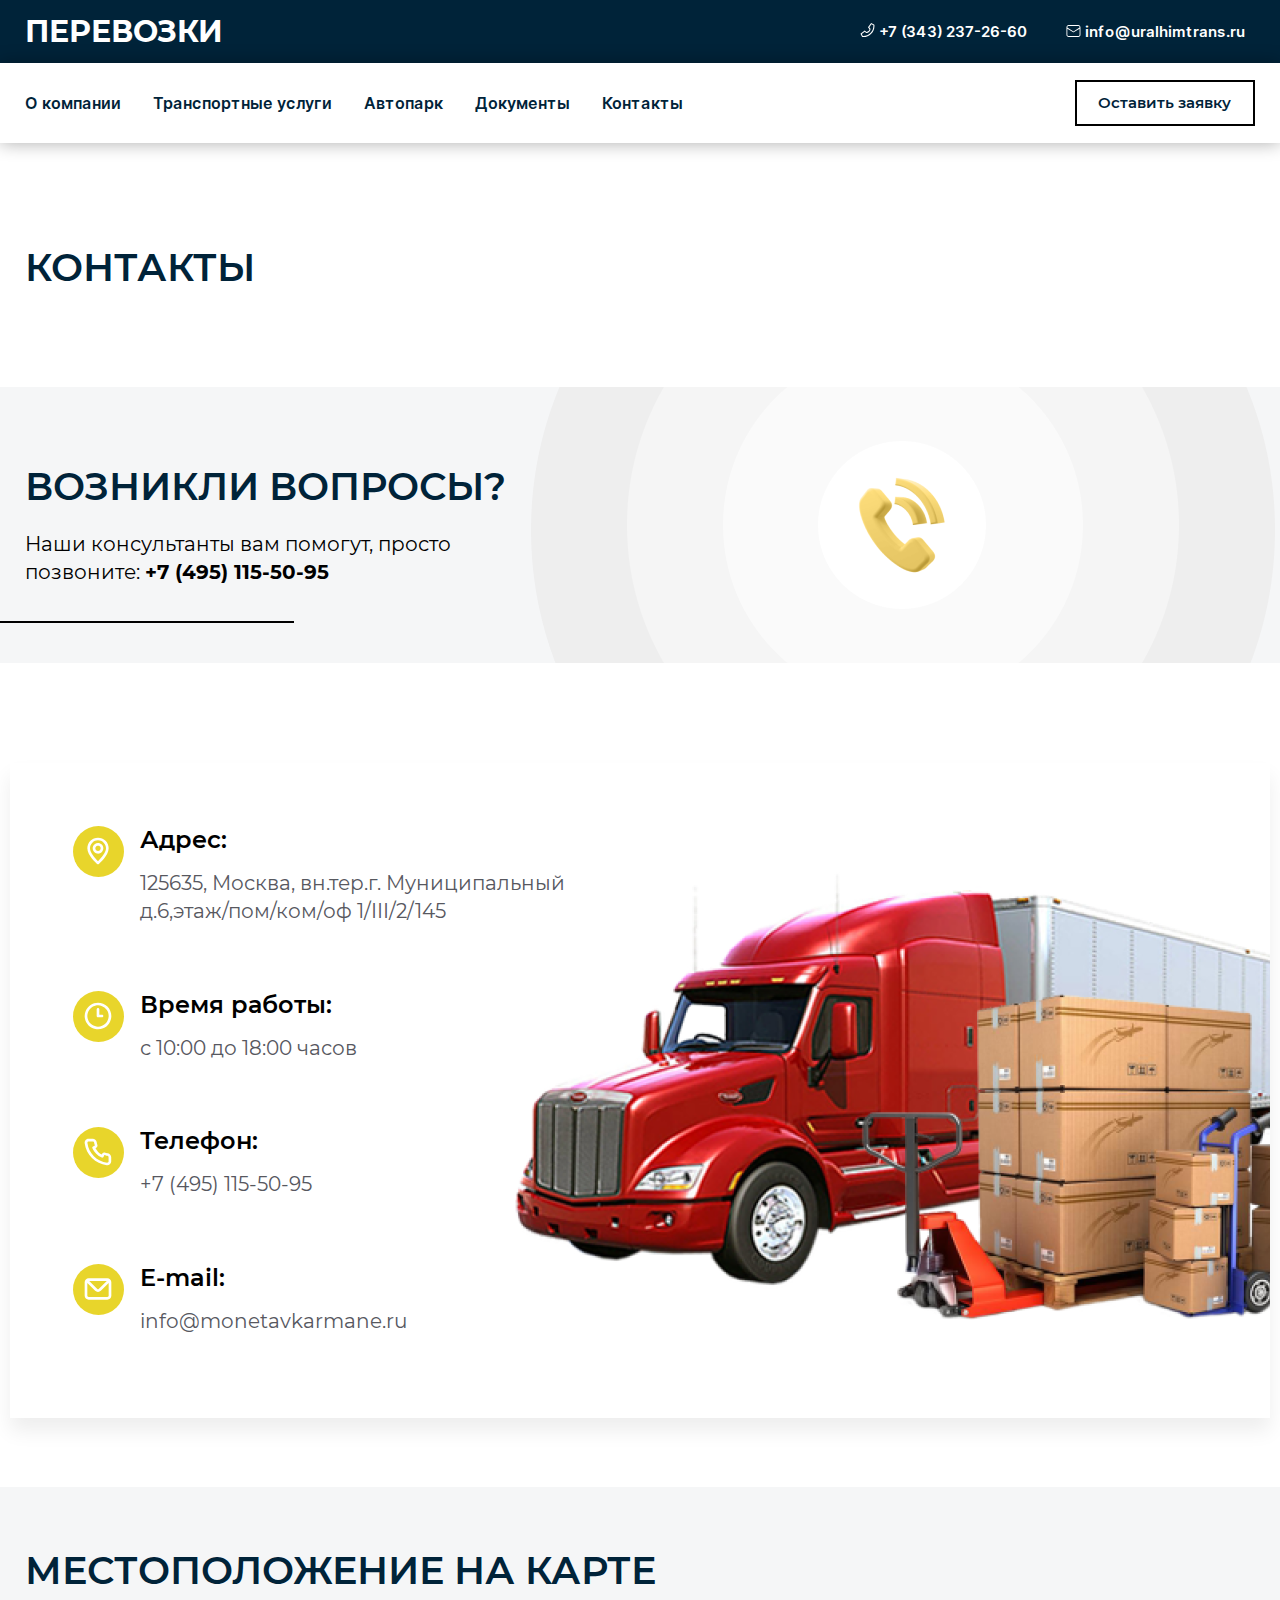
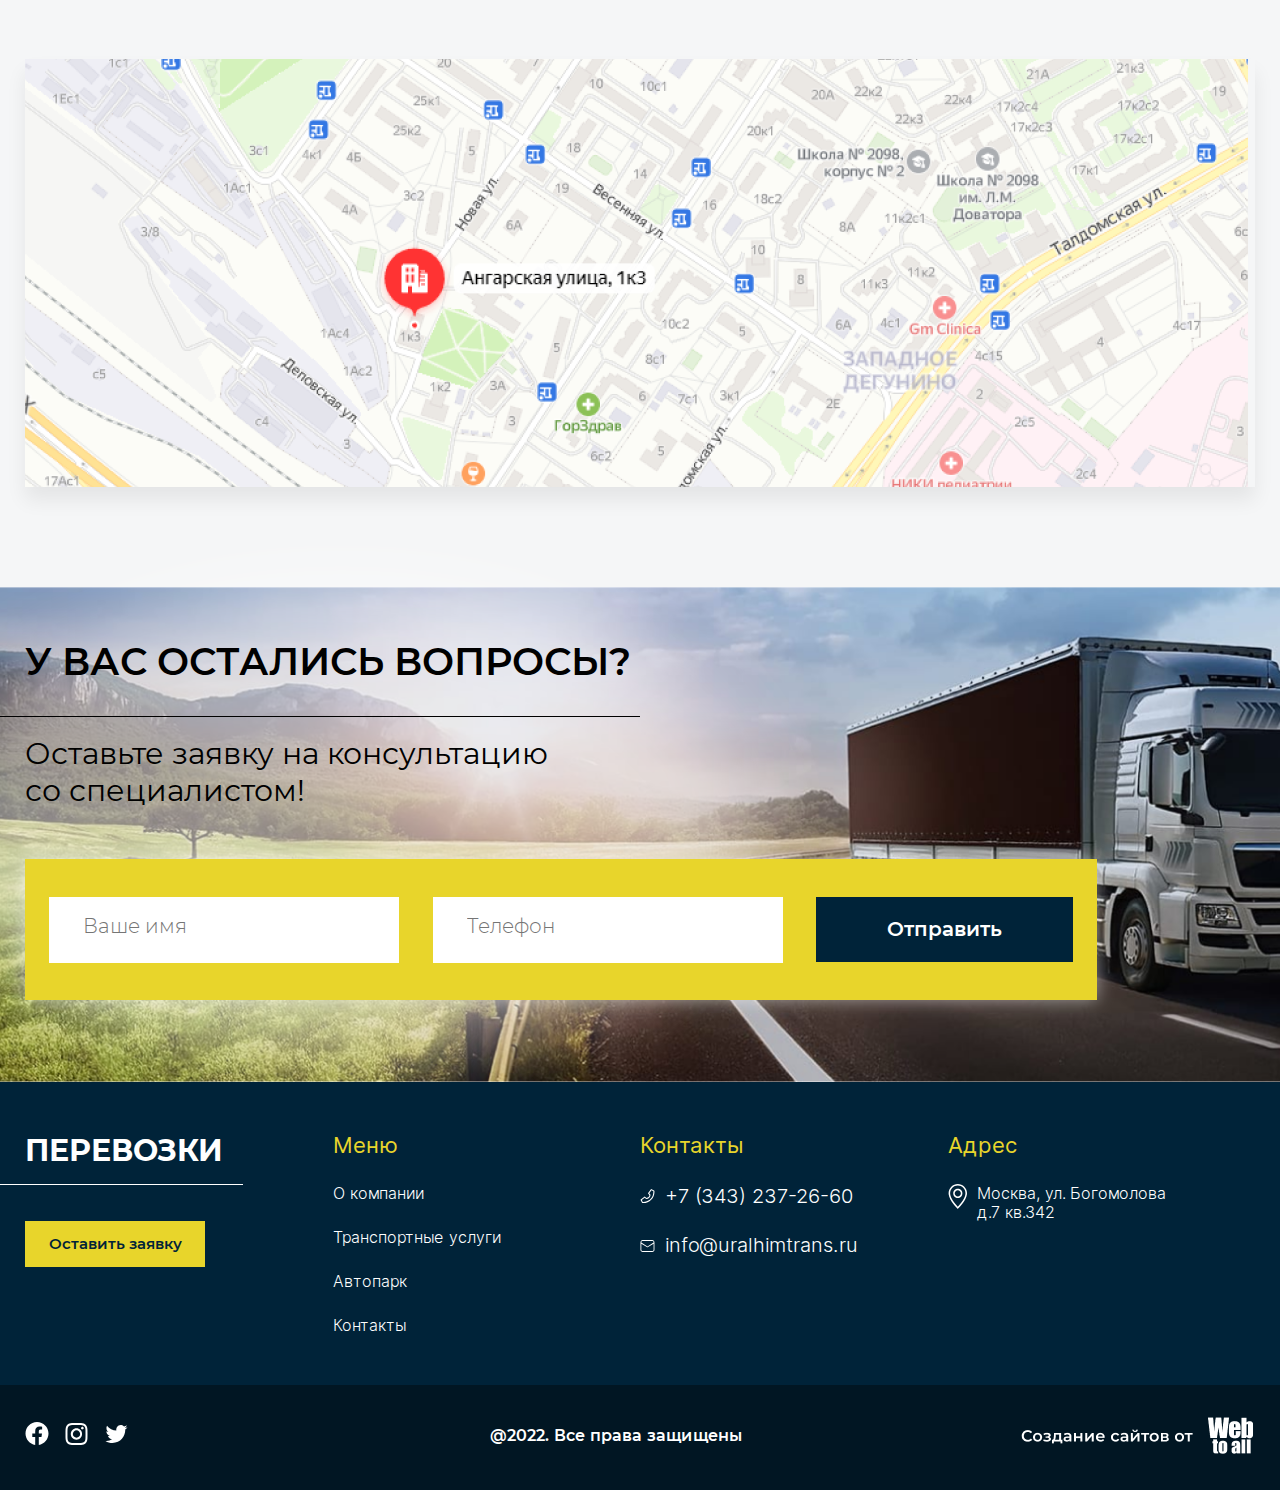
<file: contacts.html>
<!DOCTYPE html>
<html lang="ru">

<head>
   <meta charset="UTF-8">
   <meta http-equiv="X-UA-Compatible" content="IE=edge">
   <meta name="viewport" content="width=device-width, initial-scale=1.0">
   <title>Контакты</title>
   <link rel="stylesheet" href="css/bootstrap-grid.min.css">
   <link rel="stylesheet" href="css/jquery.bxslider.css">
   <link rel="stylesheet" href="css/normalize.css">
   <link rel="stylesheet" href="css/style.css">
   <link rel="stylesheet" href="css/contacts.css">
</head>

<body>

   <header class="header">
      <div class="header__container-top">
         <div class="container">
            <div class="row header__top">
               <div class="col-lg-3 col-md-3 col-sm-5 col-6 header__top-logo">
                  <h3 class="header__top-title">
                     <a href="index.html" class="header__top-logo-link link__anim link__anim-light" tabindex="1">
                        Перевозки
                     </a>
                  </h3>
               </div>
               <div class="col-xl-4 col-lg-5 col-md-7 col-sm-5 col-6 header__top-feedback">
                  <a href="tel:+73432372660" class="header__top-link link__anim link__anim-light">
                     <span class="header__top-link-icon">
                        <svg width="15" height="14" viewBox="0 0 15 14" fill="none" xmlns="http://www.w3.org/2000/svg">
                           <path
                              d="M14.0577 1.45478L14.0346 1.44033L11.111 0L7.95549 4.20735L9.40727 6.14318C9.36383 6.87323 9.05423 7.56201 8.5371 8.07915C8.01996 8.59628 7.33117 8.90586 6.60112 8.9493L4.66533 7.49752L0.458008 10.653L1.88635 13.5521L1.89837 13.5766L1.91286 13.5997C1.98908 13.7225 2.09547 13.8238 2.2219 13.8938C2.34833 13.9639 2.49059 14.0005 2.63513 14H3.38952C4.84306 14 6.28236 13.7137 7.62525 13.1575C8.96814 12.6012 10.1883 11.7859 11.2161 10.7581C12.2439 9.73029 13.0592 8.51011 13.6155 7.16721C14.1717 5.82432 14.458 4.38501 14.458 2.93148V2.17706C14.4585 2.03251 14.4219 1.89026 14.3519 1.76383C14.2818 1.6374 14.1805 1.53101 14.0577 1.45478ZM13.3776 2.93148C13.3776 8.43895 8.89695 12.9196 3.38952 12.9196H2.7791L1.82342 10.9795L4.66553 8.84794L6.24787 10.0347H6.42792C7.50565 10.0334 8.53889 9.60478 9.30096 8.84272C10.063 8.08065 10.4917 7.0474 10.4929 5.96968V5.78962L9.30619 4.20732L11.4375 1.36538L13.3776 2.32122V2.93148Z"
                              fill="white" />
                        </svg>
                     </span>
                     +7 (343) 237-26-60
                  </a>
                  <a href="mailto:info@uralhimtrans.ru" class="header__top-link link__anim link__anim-light">
                     <span class="header__top-link-icon">
                        <svg width="15" height="12" viewBox="0 0 15 12" fill="none" xmlns="http://www.w3.org/2000/svg">
                           <path
                              d="M12.2705 0C12.8507 0 13.4071 0.243131 13.8173 0.675907C14.2275 1.10868 14.458 1.69565 14.458 2.30769V9.69231C14.458 10.3043 14.2275 10.8913 13.8173 11.3241C13.4071 11.7569 12.8507 12 12.2705 12H2.64551C2.06535 12 1.50895 11.7569 1.09871 11.3241C0.688476 10.8913 0.458008 10.3043 0.458008 9.69231V2.30769C0.458008 1.69565 0.688476 1.10868 1.09871 0.675907C1.50895 0.243131 2.06535 0 2.64551 0H12.2705ZM13.583 3.65631L7.68026 7.32092C7.62445 7.35549 7.56207 7.37656 7.49762 7.38263C7.43316 7.38869 7.36823 7.3796 7.30751 7.356L7.23576 7.32092L1.33301 3.65815V9.69231C1.33301 10.0595 1.47129 10.4117 1.71743 10.6714C1.96357 10.931 2.29741 11.0769 2.64551 11.0769H12.2705C12.6186 11.0769 12.9524 10.931 13.1986 10.6714C13.4447 10.4117 13.583 10.0595 13.583 9.69231V3.65631ZM12.2705 0.923077H2.64551C2.29741 0.923077 1.96357 1.06896 1.71743 1.32862C1.47129 1.58829 1.33301 1.94047 1.33301 2.30769V2.58646L7.45801 6.38769L13.583 2.58462V2.30769C13.583 1.94047 13.4447 1.58829 13.1986 1.32862C12.9524 1.06896 12.6186 0.923077 12.2705 0.923077Z"
                              fill="white" />
                        </svg>
                     </span>
                     info@uralhimtrans.ru
                  </a>
               </div>
            </div>
         </div>
      </div>
      <div class="header__container-bottom contacts-header__bottom">
         <div class="container">
            <div class="row header__bottom">
               <div class="col-xl-7 col-lg-9 col-md-9 header__nav">
                  <ul class="header__nav-list">
                     <li class="header__nav-item">
                        <a href="aboutus.html" class="header__nav-link link__anim link__anim-main">
                           О компании
                        </a>
                     </li>
                     <li class="header__nav-item">
                        <a href="services.html" class="header__nav-link link__anim link__anim-main">
                           Транспортные услуги
                        </a>
                     </li>
                     <li class="header__nav-item">
                        <a href="" class="header__nav-link link__anim link__anim-main">
                           Автопарк
                        </a>
                     </li>
                     <li class="header__nav-item">
                        <a href="" class="header__nav-link link__anim link__anim-main">
                           Документы
                        </a>
                     </li>
                     <li class="header__nav-item">
                        <a href="contacts.html" class="header__nav-link link__anim link__anim-main">
                           Контакты
                        </a>
                     </li>
                  </ul>
               </div>
               <div id="burger" class="col-md-1 col-sm-1 col-1 burger">
                  <span></span>
               </div>
               <div class="col-lg-2 col-md-3 col-sm-4  col-6 header__btn-block">
                  <a href="" class="header__btn">
                     Оставить заявку
                  </a>
               </div>
               <div id="burger-menu" class="burger-menu">
                  <ul class="burger-menu-list">
                     <li class="burger-menu-item">
                        <a href="" class="burger-menu-link link__anim link__anim-main">
                           О компании
                        </a>
                     </li>
                     <li class="burger-menu-item">
                        <a href="" class="burger-menu-link link__anim link__anim-main">
                           Транспортные услуги
                        </a>
                     </li>
                     <li class="burger-menu-item">
                        <a href="" class="burger-menu-link link__anim link__anim-main">
                           Автопарк
                        </a>
                     </li>
                     <li class="burger-menu-item">
                        <a href="" class="burger-menu-link link__anim link__anim-main">
                           Документы
                        </a>
                     </li>
                     <li class="burger-menu-item">
                        <a href="" class="burger-menu-link link__anim link__anim-main">
                           Контакты
                        </a>
                     </li>
                  </ul>
               </div>

            </div>
         </div>
      </div>
   </header>

   <main class="main">
      <section class="contacts-head">
         <div class="container contacts-hero__container">
            <div class="h2 contacts-head__title section__title">
               Контакты
            </div>
         </div>
      </section>

      <section class="contacts-questions">
         <div class="container contacts-questions__container">
            <div class="row contacts-questions__content">
               <div class="col-lg-5 col-md-6 col-sm-6 contacts-questions__column">
                  <h2 class="contacts-questions__title section__title">
                     Возникли вопросы?
                  </h2>
                  <p class="contacts-questions__descr">
                     Наши консультанты вам помогут, просто позвоните: <b>+7 (495) 115-50-95</b>
                  </p>
               </div>
            </div>

         </div>
      </section>

      <section class="contacts-address">
         <div class="container contacts-address__container">
            <div class="row contacts-address__content">
               <div class="col-lg-6 col-md-6 col-sm-12 contacts-address__column">
                  <ul class="contacts-address__list">
                     <li class="contacts-address__item">
                        <span class="contacts-address__icon">
                           <svg width="51" height="51" viewBox="0 0 51 51" fill="none"
                              xmlns="http://www.w3.org/2000/svg">
                              <rect width="51" height="51" rx="25.5" fill="#E8D52B" />
                              <path
                                 d="M24.9997 11.6666C22.1707 11.6666 19.4576 12.7904 17.4572 14.7908C15.4568 16.7912 14.333 19.5043 14.333 22.3333C14.333 29.5333 23.733 37.6666 24.133 38.0133C24.3745 38.2199 24.6819 38.3334 24.9997 38.3334C25.3175 38.3334 25.6248 38.2199 25.8663 38.0133C26.333 37.6666 35.6663 29.5333 35.6663 22.3333C35.6663 19.5043 34.5425 16.7912 32.5421 14.7908C30.5418 12.7904 27.8286 11.6666 24.9997 11.6666ZM24.9997 35.2C22.1597 32.5333 16.9997 26.7866 16.9997 22.3333C16.9997 20.2116 17.8425 18.1767 19.3428 16.6764C20.8431 15.1761 22.8779 14.3333 24.9997 14.3333C27.1214 14.3333 29.1562 15.1761 30.6565 16.6764C32.1568 18.1767 32.9997 20.2116 32.9997 22.3333C32.9997 26.7866 27.8397 32.5466 24.9997 35.2ZM24.9997 17C23.9448 17 22.9137 17.3128 22.0366 17.8988C21.1596 18.4848 20.476 19.3178 20.0723 20.2923C19.6686 21.2669 19.563 22.3392 19.7688 23.3738C19.9746 24.4083 20.4826 25.3586 21.2284 26.1045C21.9743 26.8504 22.9246 27.3584 23.9592 27.5641C24.9938 27.7699 26.0661 27.6643 27.0407 27.2606C28.0152 26.857 28.8481 26.1734 29.4342 25.2963C30.0202 24.4193 30.333 23.3881 30.333 22.3333C30.333 20.9188 29.7711 19.5622 28.7709 18.5621C27.7707 17.5619 26.4142 17 24.9997 17ZM24.9997 25C24.4723 25 23.9567 24.8436 23.5182 24.5505C23.0796 24.2575 22.7378 23.8411 22.536 23.3538C22.3342 22.8665 22.2814 22.3303 22.3842 21.8131C22.4871 21.2958 22.7411 20.8206 23.1141 20.4477C23.487 20.0747 23.9621 19.8208 24.4794 19.7179C24.9967 19.615 25.5329 19.6678 26.0202 19.8696C26.5074 20.0714 26.9239 20.4132 27.2169 20.8518C27.5099 21.2903 27.6663 21.8059 27.6663 22.3333C27.6663 23.0405 27.3854 23.7188 26.8853 24.2189C26.3852 24.719 25.7069 25 24.9997 25Z"
                                 fill="white" />
                           </svg>
                        </span>
                        <div class="contacts-address__text-block">
                           <h3 class="contacts-address__title">
                              Адрес:
                           </h3>
                           <p class="contacts-address__descr">
                              125635, Москва, вн.тер.г. Муниципальный д.6,этаж/пом/ком/оф 1/III/2/145
                           </p>
                        </div>
                     </li>
                     <li class="contacts-address__item">
                        <span class="contacts-address__icon">
                           <svg width="51" height="51" viewBox="0 0 51 51" fill="none"
                              xmlns="http://www.w3.org/2000/svg">
                              <rect width="51" height="51" rx="25.5" fill="#E8D52B" />
                              <path
                                 d="M29.0003 23.6667H26.3337V18.3334C26.3337 17.9797 26.1932 17.6406 25.9431 17.3905C25.6931 17.1405 25.354 17 25.0003 17C24.6467 17 24.3076 17.1405 24.0575 17.3905C23.8075 17.6406 23.667 17.9797 23.667 18.3334V25C23.667 25.3536 23.8075 25.6928 24.0575 25.9428C24.3076 26.1929 24.6467 26.3334 25.0003 26.3334H29.0003C29.354 26.3334 29.6931 26.1929 29.9431 25.9428C30.1932 25.6928 30.3337 25.3536 30.3337 25C30.3337 24.6464 30.1932 24.3073 29.9431 24.0572C29.6931 23.8072 29.354 23.6667 29.0003 23.6667ZM25.0003 11.6667C22.3632 11.6667 19.7854 12.4487 17.5927 13.9138C15.4001 15.3788 13.6911 17.4612 12.6819 19.8976C11.6728 22.3339 11.4087 25.0148 11.9232 27.6012C12.4377 30.1876 13.7075 32.5634 15.5722 34.4281C17.4369 36.2928 19.8127 37.5627 22.3991 38.0772C24.9855 38.5916 27.6664 38.3276 30.1028 37.3184C32.5391 36.3093 34.6215 34.6003 36.0866 32.4076C37.5517 30.215 38.3337 27.6371 38.3337 25C38.3337 23.2491 37.9888 21.5153 37.3187 19.8976C36.6487 18.2799 35.6665 16.81 34.4284 15.5719C33.1903 14.3338 31.7205 13.3517 30.1028 12.6816C28.4851 12.0116 26.7513 11.6667 25.0003 11.6667ZM25.0003 35.6667C22.8907 35.6667 20.8284 35.0411 19.0742 33.869C17.3201 32.697 15.953 31.0311 15.1456 29.082C14.3383 27.1329 14.127 24.9882 14.5386 22.9191C14.9502 20.8499 15.9661 18.9493 17.4579 17.4575C18.9496 15.9658 20.8502 14.9499 22.9194 14.5383C24.9885 14.1267 27.1332 14.338 29.0823 15.1453C31.0314 15.9526 32.6973 17.3198 33.8693 19.0739C35.0414 20.8281 35.667 22.8904 35.667 25C35.667 27.829 34.5432 30.5421 32.5428 32.5425C30.5424 34.5429 27.8293 35.6667 25.0003 35.6667Z"
                                 fill="white" />
                           </svg>
                        </span>
                        <div class="contacts-address__text-block">
                           <h3 class="contacts-address__title">
                              Время работы:
                           </h3>
                           <p class="contacts-address__descr">
                              с 10:00 до 18:00 часов
                           </p>
                        </div>
                     </li>
                     <li class="contacts-address__item">
                        <span class="contacts-address__icon">
                           <svg width="51" height="51" viewBox="0 0 51 51" fill="none"
                              xmlns="http://www.w3.org/2000/svg">
                              <rect width="51" height="51" rx="25.5" fill="#E8D52B" />
                              <path
                                 d="M34.9201 26.3332C34.6268 26.3332 34.3201 26.2398 34.0268 26.1732C33.4328 26.0423 32.849 25.8685 32.2801 25.6532C31.6616 25.4282 30.9817 25.4398 30.3712 25.686C29.7608 25.9321 29.2629 26.3954 28.9735 26.9865L28.6801 27.5865C27.3815 26.8641 26.1881 25.9668 25.1335 24.9198C24.0865 23.8652 23.1892 22.6718 22.4668 21.3732L23.0268 20.9998C23.618 20.7104 24.0812 20.2126 24.3273 19.6021C24.5735 18.9916 24.5852 18.3117 24.3601 17.6932C24.1484 17.1231 23.9747 16.5396 23.8401 15.9465C23.7735 15.6532 23.7201 15.3465 23.6801 15.0398C23.5182 14.1007 23.0263 13.2502 22.293 12.6415C21.5596 12.0328 20.6331 11.706 19.6801 11.7198H15.6801C15.1055 11.7144 14.5365 11.8329 14.0117 12.0672C13.487 12.3015 13.0189 12.6461 12.6394 13.0776C12.2598 13.509 11.9776 14.0172 11.8121 14.5675C11.6466 15.1178 11.6016 15.6973 11.6801 16.2665C12.3905 21.8524 14.9415 27.0423 18.9303 31.0167C22.9192 34.991 28.1184 37.5232 33.7068 38.2132H34.2135C35.1967 38.2146 36.146 37.8539 36.8801 37.1998C37.302 36.8226 37.6389 36.3601 37.8688 35.8429C38.0986 35.3258 38.2161 34.7658 38.2135 34.1998V30.1998C38.1971 29.2737 37.8599 28.3819 37.2593 27.6767C36.6586 26.9715 35.8319 26.4967 34.9201 26.3332ZM35.5868 34.3332C35.5866 34.5225 35.546 34.7096 35.4678 34.882C35.3897 35.0544 35.2757 35.2082 35.1335 35.3332C34.9849 35.4625 34.8108 35.5591 34.6224 35.6165C34.434 35.6739 34.2356 35.691 34.0401 35.6665C29.0467 35.0263 24.4085 32.7418 20.8571 29.1736C17.3057 25.6053 15.0433 20.9563 14.4268 15.9598C14.4056 15.7645 14.4242 15.567 14.4815 15.379C14.5388 15.1911 14.6336 15.0168 14.7601 14.8665C14.8851 14.7243 15.0389 14.6103 15.2113 14.5321C15.3837 14.454 15.5708 14.4134 15.7601 14.4132H19.7601C20.0702 14.4063 20.373 14.5077 20.6163 14.6999C20.8597 14.8922 21.0284 15.1633 21.0935 15.4665C21.1468 15.831 21.2135 16.191 21.2935 16.5465C21.4475 17.2494 21.6525 17.9401 21.9068 18.6132L20.0401 19.4798C19.8805 19.5531 19.737 19.6571 19.6177 19.786C19.4984 19.9148 19.4057 20.066 19.345 20.2308C19.2843 20.3955 19.2568 20.5707 19.2639 20.7461C19.2711 20.9216 19.3129 21.0939 19.3868 21.2532C21.3057 25.3635 24.6098 28.6676 28.7201 30.5865C29.0448 30.7199 29.4089 30.7199 29.7335 30.5865C29.8998 30.527 30.0526 30.4351 30.183 30.3161C30.3135 30.1971 30.419 30.0533 30.4935 29.8932L31.3201 28.0265C32.0094 28.273 32.7129 28.4778 33.4268 28.6398C33.7824 28.7198 34.1424 28.7865 34.5068 28.8398C34.81 28.9049 35.0811 29.0736 35.2734 29.317C35.4656 29.5603 35.567 29.8631 35.5601 30.1732L35.5868 34.3332Z"
                                 fill="white" />
                           </svg>
                        </span>
                        <div class="contacts-address__text-block">
                           <h3 class="contacts-address__title">
                              Телефон:
                           </h3>
                           <p class="contacts-address__descr">
                              +7 (495) 115-50-95
                           </p>
                        </div>
                     </li>
                     <li class="contacts-address__item">
                        <span class="contacts-address__icon">
                           <svg width="51" height="51" viewBox="0 0 51 51" fill="none"
                              xmlns="http://www.w3.org/2000/svg">
                              <rect width="51" height="51" rx="25.5" fill="#E8D52B" />
                              <path
                                 d="M34.3337 14.3333H15.667C14.6061 14.3333 13.5887 14.7547 12.8386 15.5049C12.0884 16.255 11.667 17.2724 11.667 18.3333V31.6666C11.667 32.7275 12.0884 33.7449 12.8386 34.4951C13.5887 35.2452 14.6061 35.6666 15.667 35.6666H34.3337C35.3945 35.6666 36.4119 35.2452 37.1621 34.4951C37.9122 33.7449 38.3337 32.7275 38.3337 31.6666V18.3333C38.3337 17.2724 37.9122 16.255 37.1621 15.5049C36.4119 14.7547 35.3945 14.3333 34.3337 14.3333ZM33.787 17L25.947 24.84C25.823 24.9649 25.6756 25.0641 25.5131 25.1318C25.3506 25.1995 25.1763 25.2344 25.0003 25.2344C24.8243 25.2344 24.65 25.1995 24.4876 25.1318C24.3251 25.0641 24.1776 24.9649 24.0537 24.84L16.2137 17H33.787ZM35.667 31.6666C35.667 32.0203 35.5265 32.3594 35.2765 32.6095C35.0264 32.8595 34.6873 33 34.3337 33H15.667C15.3134 33 14.9742 32.8595 14.7242 32.6095C14.4741 32.3594 14.3337 32.0203 14.3337 31.6666V18.88L22.1737 26.72C22.9237 27.469 23.9403 27.8898 25.0003 27.8898C26.0603 27.8898 27.077 27.469 27.827 26.72L35.667 18.88V31.6666Z"
                                 fill="white" />
                           </svg>
                        </span>
                        <div class="contacts-address__text-block">
                           <h3 class="contacts-address__title">
                              E-mail:
                           </h3>
                           <p class="contacts-address__descr">
                              info@monetavkarmane.ru
                           </p>
                        </div>
                     </li>
                  </ul>
               </div>
            </div>
         </div>
      </section>

      <section class="contacts-map">
         <div class="container contacts-map__container">
            <div class="row contacts-map__content">
               <h2 class="contacts-map__title section__title">
                  Местоположение на карте
               </h2>
               <div class="contacts-map__block">
                  <img src="img/contacts/map-plug.png" alt="" class="contacts-map__plug">
               </div>
            </div>


         </div>
      </section>

      <section class="feedback">
         <div class="container feedback__container">
            <div class="row feedback__content-top">
               <div class="col-lg-6 feedback__content-top-column">
                  <h2 class="feedback__title section__title">
                     У вас остались вопросы?
                  </h2>
                  <p class="feedback__descr">
                     Оставьте заявку на консультацию со специалистом!
                  </p>
               </div>
            </div>
            <div class="row feedback__content-bottom">
               <div class="col-lg-11 col-md-11 col-sm-6 feedback__content-bottom-column">
                  <div class="feedback__form-block">
                     <form action="" method="post" class="feedback__form">
                        <input type="text" name="username" placeholder="Ваше имя" class="feedback__form-input">
                        <input type="tel" placeholder="Телефон" class="feedback__form-input">
                        <button class="feedback__form-btn main__btn">
                           Отправить
                        </button>
                     </form>
                  </div>
               </div>
            </div>

         </div>

      </section>

   </main>

   <footer class="footer">
      <div class="footer__container-top">
         <div class="container">
            <div class="row footer__content-top">
               <div class="col-lg-3 col-md-12 col-sm-12 footer__content-top-column">
                  <h3 class="footer__title">
                     Перевозки
                  </h3>
                  <a href="" class="footer__btn secondary__btn">
                     Оставить заявку
                  </a>
               </div>
               <div class="col-lg-3 col-md-4 col-sm-4 footer__content-top-column">
                  <ul class="footer__content-nav-list">
                     <li class="footer__content-nav-item">
                        <h5 class="footer__content-nav-title link__anim link__anim-secondary">
                           Меню
                        </h5>
                     </li>
                     <li class="footer__content-nav-item">
                        <a href="aboutus.html" class="footer__content-nav-link link__anim link__anim-light">
                           О компании
                        </a>
                     </li>
                     <li class="footer__content-nav-item">
                        <a href="services.html" class="footer__content-nav-link link__anim link__anim-light">
                           Транспортные услуги
                        </a>
                     </li>
                     <li class="footer__content-nav-item">
                        <a href="" class="footer__content-nav-link link__anim link__anim-light">
                           Автопарк
                        </a>
                     </li>
                     <li class="footer__content-nav-item">
                        <a href="contacts.html" class="footer__content-nav-link link__anim link__anim-light">
                           Контакты
                        </a>
                     </li>
                  </ul>
               </div>
               <div class="col-lg-3 col-md-4 col-sm-4 footer__content-top-column">
                  <ul class="footer__content-nav-list">
                     <li class="footer__content-nav-item">
                        <h5
                           class="footer__content-nav-title link__anim link__anim-secondary link__anim link__anim-light">
                           Контакты
                        </h5>
                     </li>
                     <li class="footer__content-nav-item">
                        <a href="" class="footer__content-nav-link footer__phone-link link__anim link__anim-light">
                           <span class="footer__content-nav-icon">
                              <svg width="15" height="14" viewBox="0 0 15 14" fill="none"
                                 xmlns="http://www.w3.org/2000/svg">
                                 <path
                                    d="M14.0577 1.45478L14.0346 1.44033L11.111 0L7.95549 4.20735L9.40727 6.14318C9.36383 6.87323 9.05423 7.56201 8.5371 8.07915C8.01996 8.59628 7.33117 8.90586 6.60112 8.9493L4.66533 7.49752L0.458008 10.653L1.88635 13.5521L1.89837 13.5766L1.91286 13.5997C1.98908 13.7225 2.09547 13.8238 2.2219 13.8938C2.34833 13.9639 2.49059 14.0005 2.63513 14H3.38952C4.84306 14 6.28236 13.7137 7.62525 13.1575C8.96814 12.6012 10.1883 11.7859 11.2161 10.7581C12.2439 9.73029 13.0592 8.51011 13.6155 7.16721C14.1717 5.82432 14.458 4.38501 14.458 2.93148V2.17706C14.4585 2.03251 14.4219 1.89026 14.3519 1.76383C14.2818 1.6374 14.1805 1.53101 14.0577 1.45478ZM13.3776 2.93148C13.3776 8.43895 8.89695 12.9196 3.38952 12.9196H2.7791L1.82342 10.9795L4.66553 8.84794L6.24787 10.0347H6.42792C7.50565 10.0334 8.53889 9.60478 9.30096 8.84272C10.063 8.08065 10.4917 7.0474 10.4929 5.96968V5.78962L9.30619 4.20732L11.4375 1.36538L13.3776 2.32122V2.93148Z"
                                    fill="white" />
                              </svg>
                           </span>
                           +7 (343) 237-26-60
                        </a>
                     </li>
                     <li class="footer__content-nav-item">
                        <a href="" class="footer__content-nav-link footer__mail-link link__anim link__anim-light">
                           <span class="footer__content-nav-icon">
                              <svg width="15" height="12" viewBox="0 0 15 12" fill="none"
                                 xmlns="http://www.w3.org/2000/svg">
                                 <path
                                    d="M12.2705 0C12.8507 0 13.4071 0.243131 13.8173 0.675907C14.2275 1.10868 14.458 1.69565 14.458 2.30769V9.69231C14.458 10.3043 14.2275 10.8913 13.8173 11.3241C13.4071 11.7569 12.8507 12 12.2705 12H2.64551C2.06535 12 1.50895 11.7569 1.09871 11.3241C0.688476 10.8913 0.458008 10.3043 0.458008 9.69231V2.30769C0.458008 1.69565 0.688476 1.10868 1.09871 0.675907C1.50895 0.243131 2.06535 0 2.64551 0H12.2705ZM13.583 3.65631L7.68026 7.32092C7.62445 7.35549 7.56207 7.37656 7.49762 7.38263C7.43316 7.38869 7.36823 7.3796 7.30751 7.356L7.23576 7.32092L1.33301 3.65815V9.69231C1.33301 10.0595 1.47129 10.4117 1.71743 10.6714C1.96357 10.931 2.29741 11.0769 2.64551 11.0769H12.2705C12.6186 11.0769 12.9524 10.931 13.1986 10.6714C13.4447 10.4117 13.583 10.0595 13.583 9.69231V3.65631ZM12.2705 0.923077H2.64551C2.29741 0.923077 1.96357 1.06896 1.71743 1.32862C1.47129 1.58829 1.33301 1.94047 1.33301 2.30769V2.58646L7.45801 6.38769L13.583 2.58462V2.30769C13.583 1.94047 13.4447 1.58829 13.1986 1.32862C12.9524 1.06896 12.6186 0.923077 12.2705 0.923077Z"
                                    fill="white" />
                              </svg>
                           </span>
                           info@uralhimtrans.ru
                        </a>
                     </li>
                  </ul>
               </div>
               <div class="col-lg-3 col-md-4 col-sm-4 footer__content-top-column">
                  <ul class="footer__content-nav-list">
                     <li class="footer__content-nav-item">
                        <h5 class="footer__content-nav-title link__anim link__anim-secondary">
                           Адрес
                        </h5>
                     </li>
                     <li class="footer__content-nav-item">
                        <a href="" class="footer__content-nav-link link__anim link__anim-light">
                           <span class="footer__content-nav-icon">
                              <svg width="19" height="25" viewBox="0 0 19 25" fill="none"
                                 xmlns="http://www.w3.org/2000/svg">
                                 <path
                                    d="M16.1864 13.9453C15.3825 15.6019 14.2933 17.2522 13.1796 18.7341C12.123 20.1311 10.9933 21.4694 9.79537 22.743C8.59737 21.4694 7.46767 20.1312 6.41116 18.7341C5.29741 17.2522 4.20821 15.6019 3.40434 13.9453C2.59128 12.2715 2.12491 10.7039 2.12491 9.35925C2.12491 7.29072 2.93305 5.30692 4.37154 3.84426C5.81002 2.38159 7.76103 1.55987 9.79537 1.55987C11.8297 1.55987 13.7807 2.38159 15.2192 3.84426C16.6577 5.30692 17.4658 7.29072 17.4658 9.35925C17.4658 10.7039 16.9979 12.2715 16.1864 13.9453ZM9.79537 24.958C9.79537 24.958 18.9999 16.0885 18.9999 9.35925C18.9999 6.87702 18.0301 4.49646 16.304 2.74126C14.5778 0.98606 12.2366 0 9.79537 0C7.35417 0 5.01296 0.98606 3.28677 2.74126C1.56058 4.49646 0.59082 6.87702 0.59082 9.35925C0.59082 16.0885 9.79537 24.958 9.79537 24.958Z"
                                    fill="white" />
                                 <path
                                    d="M9.79514 12.4791C8.98141 12.4791 8.20101 12.1504 7.62561 11.5653C7.05022 10.9802 6.72696 10.1867 6.72696 9.35931C6.72696 8.5319 7.05022 7.73838 7.62561 7.15331C8.20101 6.56825 8.98141 6.23956 9.79514 6.23956C10.6089 6.23956 11.3893 6.56825 11.9647 7.15331C12.5401 7.73838 12.8633 8.5319 12.8633 9.35931C12.8633 10.1867 12.5401 10.9802 11.9647 11.5653C11.3893 12.1504 10.6089 12.4791 9.79514 12.4791ZM9.79514 14.0389C11.0157 14.0389 12.1863 13.5459 13.0494 12.6683C13.9125 11.7907 14.3974 10.6004 14.3974 9.35931C14.3974 8.1182 13.9125 6.92792 13.0494 6.05032C12.1863 5.17272 11.0157 4.67969 9.79514 4.67969C8.57455 4.67969 7.40394 5.17272 6.54085 6.05032C5.67775 6.92792 5.19287 8.1182 5.19287 9.35931C5.19287 10.6004 5.67775 11.7907 6.54085 12.6683C7.40394 13.5459 8.57455 14.0389 9.79514 14.0389Z"
                                    fill="white" />
                              </svg>
                           </span>
                           Москва, ул. Богомолова
                           <br>
                           д.7 кв.342
                        </a>
                     </li>
                  </ul>
               </div>
            </div>
         </div>
      </div>
      <div class="footer__container-bottom">
         <div class="container">

            <div class="row footer__content-bottom">
               <div class="col-lg-1 col-md-2 col-sm-2 footer__content-bottom-column">
                  <ul class="footer__content-bottom-list">
                     <li class="footer__content-bottom-item">
                        <a href="" class="footer__content-bottom-link social-link__anim">
                           <svg width="24" height="24" viewBox="0 0 24 24" fill="none"
                              xmlns="http://www.w3.org/2000/svg">
                              <path fill-rule="evenodd" clip-rule="evenodd"
                                 d="M23.5 11.5704C23.5 5.1801 18.3515 0 12.0014 0C5.64848 0.00143732 0.5 5.1801 0.5 11.5719C0.5 17.3456 4.7056 22.1319 10.2019 23V14.9151H7.28415V11.5719H10.2048V9.02062C10.2048 6.12155 11.9224 4.52037 14.5484 4.52037C15.8075 4.52037 17.1226 4.74603 17.1226 4.74603V7.59193H15.6724C14.2451 7.59193 13.7995 8.4845 13.7995 9.40008V11.5704H16.9875L16.4787 14.9136H13.7981V22.9986C19.2944 22.1304 23.5 17.3441 23.5 11.5704Z"
                                 fill="white" />
                           </svg>
                        </a>
                     </li>
                     <li class="footer__content-bottom-item">
                        <a href="" class="footer__content-bottom-link
                        social-link__anim">
                           <svg width="24" height="24" viewBox="0 0 24 24" fill="none"
                              xmlns="http://www.w3.org/2000/svg">
                              <path
                                 d="M12.5 1C9.51488 1 9.1395 1.01375 7.96663 1.066C6.79375 1.121 5.99487 1.30525 5.295 1.5775C4.56088 1.85363 3.89593 2.28676 3.34663 2.84663C2.7871 3.39621 2.35402 4.06108 2.0775 4.795C1.80525 5.4935 1.61963 6.29375 1.566 7.4625C1.51375 8.63812 1.5 9.01213 1.5 12.0014C1.5 14.9879 1.51375 15.3619 1.566 16.5347C1.621 17.7063 1.80525 18.5051 2.0775 19.205C2.35938 19.9282 2.73475 20.5415 3.34663 21.1534C3.95713 21.7652 4.57037 22.142 5.29363 22.4225C5.99487 22.6947 6.79238 22.8804 7.96388 22.934C9.13813 22.9862 9.51213 23 12.5 23C15.4879 23 15.8605 22.9862 17.0347 22.934C18.2049 22.879 19.0065 22.6947 19.7064 22.4225C20.44 22.1462 21.1045 21.7131 21.6534 21.1534C22.2652 20.5415 22.6406 19.9282 22.9225 19.205C23.1934 18.5051 23.379 17.7063 23.434 16.5347C23.4862 15.3619 23.5 14.9879 23.5 12C23.5 9.01213 23.4862 8.63813 23.434 7.46388C23.379 6.29375 23.1934 5.4935 22.9225 4.795C22.646 4.06106 22.2129 3.39618 21.6534 2.84663C21.1042 2.28655 20.4392 1.85339 19.705 1.5775C19.0037 1.30525 18.2035 1.11963 17.0334 1.066C15.8591 1.01375 15.4865 1 12.4973 1H12.5014H12.5ZM11.5141 2.98275H12.5014C15.4384 2.98275 15.7863 2.99238 16.9454 3.046C18.0179 3.09413 18.6009 3.27425 18.9886 3.42412C19.5015 3.6235 19.8686 3.86275 20.2536 4.24775C20.6386 4.63275 20.8765 4.9985 21.0759 5.51275C21.2271 5.89913 21.4059 6.48213 21.454 7.55463C21.5076 8.71375 21.5186 9.06163 21.5186 11.9973C21.5186 14.9329 21.5076 15.2821 21.454 16.4412C21.4059 17.5138 21.2257 18.0954 21.0759 18.4831C20.8995 18.9607 20.618 19.3926 20.2522 19.7467C19.8672 20.1318 19.5015 20.3696 18.9873 20.569C18.6023 20.7203 18.0192 20.899 16.9454 20.9485C15.7863 21.0007 15.4384 21.0131 12.5014 21.0131C9.56438 21.0131 9.21513 21.0007 8.056 20.9485C6.9835 20.899 6.40188 20.7203 6.01412 20.569C5.53631 20.3929 5.10405 20.1119 4.74913 19.7467C4.38303 19.392 4.10112 18.9598 3.92412 18.4818C3.77425 18.0954 3.59413 17.5124 3.546 16.4399C3.49375 15.2808 3.48275 14.9329 3.48275 11.9945C3.48275 9.0575 3.49375 8.711 3.546 7.55187C3.5955 6.47937 3.77425 5.89638 3.9255 5.50863C4.12488 4.99575 4.36412 4.62862 4.74913 4.24362C5.13412 3.85862 5.49988 3.62075 6.01412 3.42138C6.40188 3.27013 6.9835 3.09138 8.056 3.04188C9.07075 2.99513 9.464 2.98138 11.5141 2.98V2.98275ZM18.3726 4.80875C18.1993 4.80875 18.0276 4.84289 17.8675 4.90923C17.7073 4.97557 17.5618 5.0728 17.4392 5.19537C17.3167 5.31794 17.2194 5.46346 17.1531 5.62361C17.0868 5.78376 17.0526 5.95541 17.0526 6.12875C17.0526 6.30209 17.0868 6.47374 17.1531 6.63389C17.2194 6.79404 17.3167 6.93956 17.4392 7.06213C17.5618 7.1847 17.7073 7.28193 17.8675 7.34827C18.0276 7.41461 18.1993 7.44875 18.3726 7.44875C18.7227 7.44875 19.0585 7.30968 19.306 7.06213C19.5536 6.81458 19.6926 6.47884 19.6926 6.12875C19.6926 5.77866 19.5536 5.44292 19.306 5.19537C19.0585 4.94782 18.7227 4.80875 18.3726 4.80875ZM12.5014 6.3515C11.7521 6.33981 11.008 6.47729 10.3123 6.75594C9.61671 7.0346 8.98346 7.44885 8.44946 7.97458C7.91546 8.50032 7.49138 9.12703 7.20191 9.81823C6.91244 10.5094 6.76336 11.2513 6.76336 12.0007C6.76336 12.7501 6.91244 13.4919 7.20191 14.1831C7.49138 14.8743 7.91546 15.5011 8.44946 16.0268C8.98346 16.5525 9.61671 16.9668 10.3123 17.2454C11.008 17.5241 11.7521 17.6616 12.5014 17.6499C13.9844 17.6267 15.3988 17.0214 16.4393 15.9645C17.4799 14.9076 18.0631 13.4839 18.0631 12.0007C18.0631 10.5175 17.4799 9.09382 16.4393 8.03691C15.3988 6.97999 13.9844 6.37464 12.5014 6.3515ZM12.5014 8.33288C13.474 8.33288 14.4067 8.71923 15.0944 9.40695C15.7821 10.0947 16.1685 11.0274 16.1685 12C16.1685 12.9726 15.7821 13.9053 15.0944 14.593C14.4067 15.2808 13.474 15.6671 12.5014 15.6671C11.5288 15.6671 10.596 15.2808 9.90833 14.593C9.22061 13.9053 8.83425 12.9726 8.83425 12C8.83425 11.0274 9.22061 10.0947 9.90833 9.40695C10.596 8.71923 11.5288 8.33288 12.5014 8.33288Z"
                                 fill="white" />
                           </svg>
                        </a>
                     </li>
                     <li class="footer__content-bottom-item">
                        <a href="" class="footer__content-bottom-link social-link__anim">
                           <svg width="24" height="20" viewBox="0 0 24 20" fill="none"
                              xmlns="http://www.w3.org/2000/svg">
                              <path
                                 d="M8.41075 19C16.713 19 21.2546 12.0731 21.2546 6.07669C21.2546 5.88285 21.2546 5.68625 21.2464 5.49241C22.1306 4.84789 22.8937 4.04993 23.5 3.13592C22.6741 3.50262 21.7988 3.7443 20.9026 3.85312C21.8466 3.28495 22.5536 2.391 22.8923 1.3374C22.0054 1.86647 21.0346 2.23787 20.0226 2.43534C19.3423 1.70572 18.4419 1.22237 17.4611 1.06016C16.4803 0.897946 15.4737 1.06592 14.5973 1.53807C13.7209 2.01023 13.0236 2.7602 12.6134 3.67182C12.2031 4.58345 12.1029 5.60585 12.3281 6.58066C10.5334 6.49005 8.77762 6.02057 7.17468 5.20269C5.57175 4.3848 4.15744 3.23678 3.0235 1.83307C2.44784 2.83421 2.27216 4.01843 2.53214 5.14526C2.79211 6.27209 3.46825 7.25705 4.42325 7.90013C3.70762 7.87565 3.00772 7.68215 2.38 7.33524V7.39754C2.38123 8.44631 2.74205 9.46247 3.40145 10.2743C4.06086 11.0861 4.9784 11.6438 5.999 11.853C5.61161 11.9605 5.21144 12.014 4.80963 12.0122C4.52635 12.0131 4.24365 11.9867 3.96537 11.9333C4.25383 12.8361 4.8155 13.6254 5.57171 14.1908C6.32793 14.7561 7.24081 15.0691 8.1825 15.0859C6.58276 16.3511 4.60668 17.0373 2.5725 17.034C2.21407 17.0355 1.85588 17.0147 1.5 16.9716C3.56458 18.297 5.96228 19.0008 8.41075 19Z"
                                 fill="white" />
                           </svg>
                        </a>
                     </li>
                  </ul>
               </div>
               <div class="col-lg-4 col-md-5 col-sm-5 footer__content-bottom-column">
                  <p class="footer__content-copyright">
                     @2022. Все права защищены
                  </p>
               </div>
               <div class="col-lg-3 col-md-4 col-sm-4 footer__content-bottom-column">
                  <a href="" class="footer__developer-link">
                     <img src="img/footer/developer-logo.png" alt="" class="developer__logo">
                  </a>
               </div>
            </div>
         </div>
      </div>


   </footer>

</body>

</html>
</file>
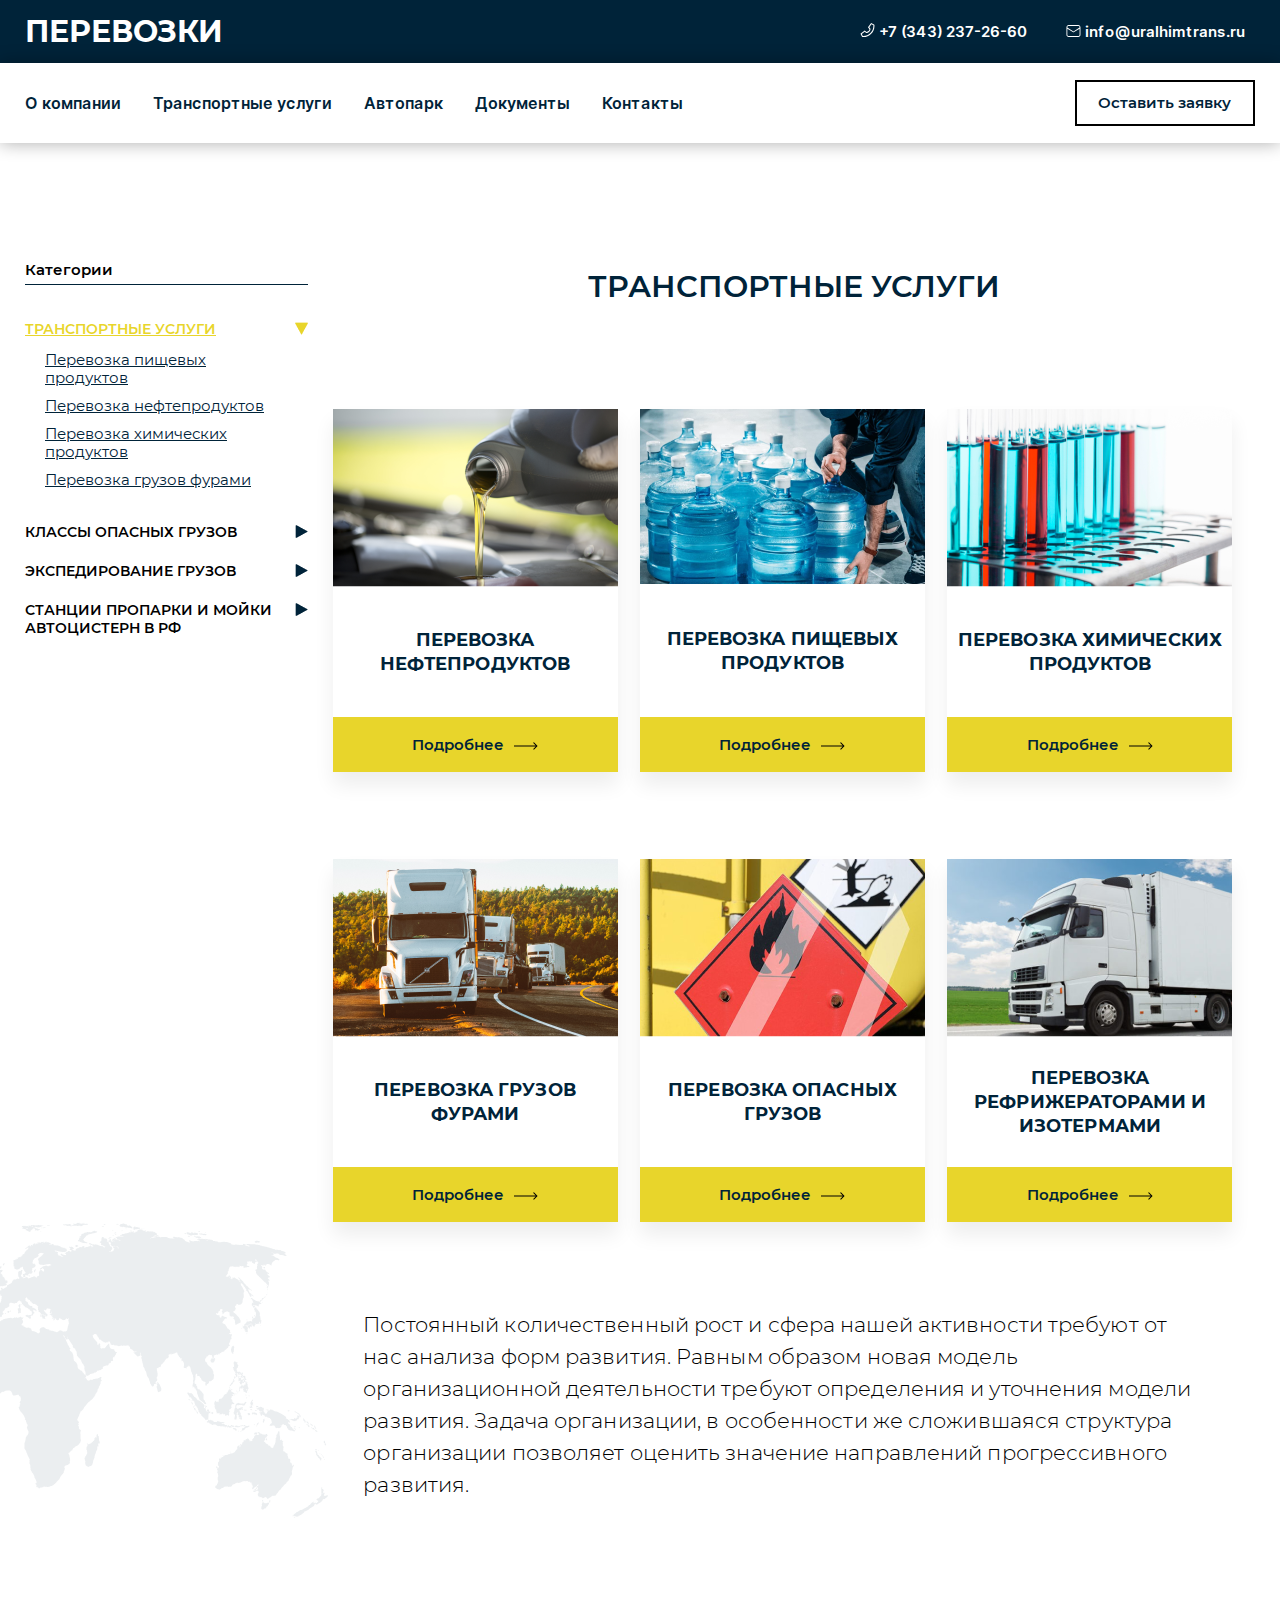
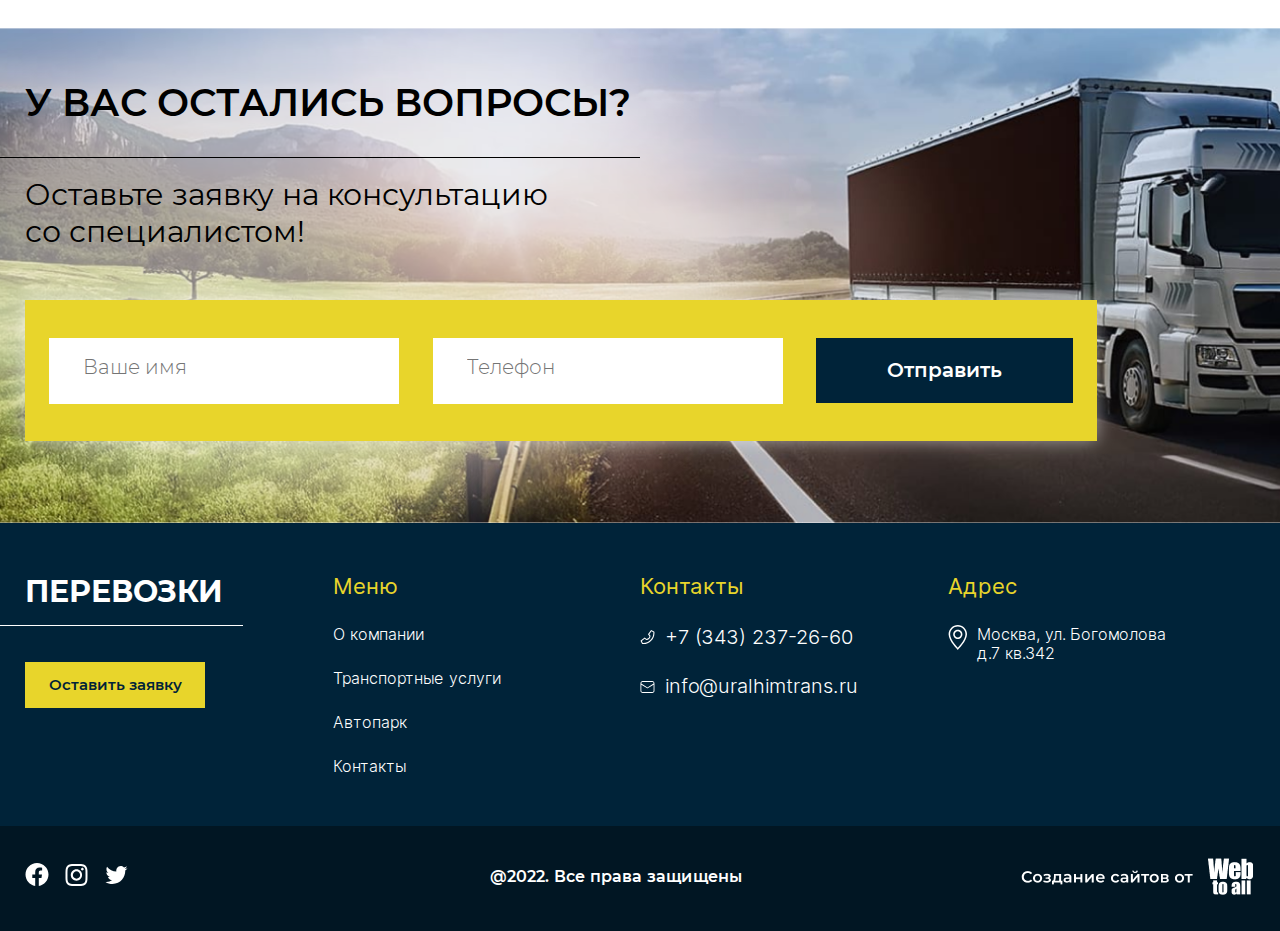
<file: services.html>
<!DOCTYPE html>
<html lang="ru">

<head>
   <meta charset="UTF-8">
   <meta http-equiv="X-UA-Compatible" content="IE=edge">
   <meta name="viewport" content="width=device-width, initial-scale=1.0">
   <title>Services</title>
   <link rel="stylesheet" href="css/bootstrap-grid.min.css">
   <link rel="stylesheet" href="css/jquery.bxslider.css">
   <link rel="stylesheet" href="css/jquery-ui.css">
   <link rel="stylesheet" href="css/normalize.css">
   <link rel="stylesheet" href="css/style.css">
   <link rel="stylesheet" href="css/services.css">
</head>

<body>

   <header class="header">
      <div class="header__container-top">
         <div class="container">
            <div class="row header__top">
               <div class="col-lg-3 col-md-3 col-sm-5 col-6 header__top-logo">
                  <h3 class="header__top-title">
                     <a href="index.html" class="header__top-logo-link link__anim link__anim-light" tabindex="1">
                        Перевозки
                     </a>
                  </h3>
               </div>
               <div class="col-xl-4 col-lg-5 col-md-7 col-sm-5 col-6 header__top-feedback">
                  <a href="tel:+73432372660" class="header__top-link link__anim link__anim-light">
                     <span class="header__top-link-icon">
                        <svg width="15" height="14" viewBox="0 0 15 14" fill="none" xmlns="http://www.w3.org/2000/svg">
                           <path
                              d="M14.0577 1.45478L14.0346 1.44033L11.111 0L7.95549 4.20735L9.40727 6.14318C9.36383 6.87323 9.05423 7.56201 8.5371 8.07915C8.01996 8.59628 7.33117 8.90586 6.60112 8.9493L4.66533 7.49752L0.458008 10.653L1.88635 13.5521L1.89837 13.5766L1.91286 13.5997C1.98908 13.7225 2.09547 13.8238 2.2219 13.8938C2.34833 13.9639 2.49059 14.0005 2.63513 14H3.38952C4.84306 14 6.28236 13.7137 7.62525 13.1575C8.96814 12.6012 10.1883 11.7859 11.2161 10.7581C12.2439 9.73029 13.0592 8.51011 13.6155 7.16721C14.1717 5.82432 14.458 4.38501 14.458 2.93148V2.17706C14.4585 2.03251 14.4219 1.89026 14.3519 1.76383C14.2818 1.6374 14.1805 1.53101 14.0577 1.45478ZM13.3776 2.93148C13.3776 8.43895 8.89695 12.9196 3.38952 12.9196H2.7791L1.82342 10.9795L4.66553 8.84794L6.24787 10.0347H6.42792C7.50565 10.0334 8.53889 9.60478 9.30096 8.84272C10.063 8.08065 10.4917 7.0474 10.4929 5.96968V5.78962L9.30619 4.20732L11.4375 1.36538L13.3776 2.32122V2.93148Z"
                              fill="white" />
                        </svg>
                     </span>
                     +7 (343) 237-26-60
                  </a>
                  <a href="mailto:info@uralhimtrans.ru" class="header__top-link link__anim link__anim-light">
                     <span class="header__top-link-icon">
                        <svg width="15" height="12" viewBox="0 0 15 12" fill="none" xmlns="http://www.w3.org/2000/svg">
                           <path
                              d="M12.2705 0C12.8507 0 13.4071 0.243131 13.8173 0.675907C14.2275 1.10868 14.458 1.69565 14.458 2.30769V9.69231C14.458 10.3043 14.2275 10.8913 13.8173 11.3241C13.4071 11.7569 12.8507 12 12.2705 12H2.64551C2.06535 12 1.50895 11.7569 1.09871 11.3241C0.688476 10.8913 0.458008 10.3043 0.458008 9.69231V2.30769C0.458008 1.69565 0.688476 1.10868 1.09871 0.675907C1.50895 0.243131 2.06535 0 2.64551 0H12.2705ZM13.583 3.65631L7.68026 7.32092C7.62445 7.35549 7.56207 7.37656 7.49762 7.38263C7.43316 7.38869 7.36823 7.3796 7.30751 7.356L7.23576 7.32092L1.33301 3.65815V9.69231C1.33301 10.0595 1.47129 10.4117 1.71743 10.6714C1.96357 10.931 2.29741 11.0769 2.64551 11.0769H12.2705C12.6186 11.0769 12.9524 10.931 13.1986 10.6714C13.4447 10.4117 13.583 10.0595 13.583 9.69231V3.65631ZM12.2705 0.923077H2.64551C2.29741 0.923077 1.96357 1.06896 1.71743 1.32862C1.47129 1.58829 1.33301 1.94047 1.33301 2.30769V2.58646L7.45801 6.38769L13.583 2.58462V2.30769C13.583 1.94047 13.4447 1.58829 13.1986 1.32862C12.9524 1.06896 12.6186 0.923077 12.2705 0.923077Z"
                              fill="white" />
                        </svg>
                     </span>
                     info@uralhimtrans.ru
                  </a>
               </div>
            </div>
         </div>
      </div>
      <div class="header__container-bottom services-header__bottom">
         <div class="container">
            <div class="row header__bottom">
               <div class="col-xl-7 col-lg-9 col-md-9 header__nav">
                  <ul class="header__nav-list">
                     <li class="header__nav-item">
                        <a href="aboutus.html" class="header__nav-link link__anim link__anim-main">
                           О компании
                        </a>
                     </li>
                     <li class="header__nav-item">
                        <a href="" class="header__nav-link link__anim link__anim-main">
                           Транспортные услуги
                        </a>
                     </li>
                     <li class="header__nav-item">
                        <a href="" class="header__nav-link link__anim link__anim-main">
                           Автопарк
                        </a>
                     </li>
                     <li class="header__nav-item">
                        <a href="" class="header__nav-link link__anim link__anim-main">
                           Документы
                        </a>
                     </li>
                     <li class="header__nav-item">
                        <a href="contacts.html" class="header__nav-link link__anim link__anim-main">
                           Контакты
                        </a>
                     </li>
                  </ul>
               </div>
               <div id="burger" class="col-md-1 col-sm-1 col-1 burger">
                  <span></span>
               </div>
               <div class="col-lg-2 col-md-3 col-sm-4  col-6 header__btn-block">
                  <a href="" class="header__btn">
                     Оставить заявку
                  </a>
               </div>
               <div id="burger-menu" class="burger-menu">
                  <ul class="burger-menu-list">
                     <li class="burger-menu-item">
                        <a href="" class="burger-menu-link link__anim link__anim-main">
                           О компании
                        </a>
                     </li>
                     <li class="burger-menu-item">
                        <a href="" class="burger-menu-link link__anim link__anim-main">
                           Транспортные услуги
                        </a>
                     </li>
                     <li class="burger-menu-item">
                        <a href="" class="burger-menu-link link__anim link__anim-main">
                           Автопарк
                        </a>
                     </li>
                     <li class="burger-menu-item">
                        <a href="" class="burger-menu-link link__anim link__anim-main">
                           Документы
                        </a>
                     </li>
                     <li class="burger-menu-item">
                        <a href="" class="burger-menu-link link__anim link__anim-main">
                           Контакты
                        </a>
                     </li>
                  </ul>
               </div>

            </div>
         </div>
      </div>
   </header>

   <main class="main">

      <section class="services-hero">
         <div class="container services-hero__container">
            <div class="row services-hero__content">
               <div class="col-lg-3 col-md-4 col-sm-12 col-12 services-hero__column-left">
                  <h3 class="services-hero__list-title">
                     Категории
                  </h3>
                  <div class="services-hero__list-block">
                     <ul class="services-hero__list tabs-nav" id="accordion">
                        <li class="services-hero__list-item tabs-nav__item">
                           <h4 class="services-hero__list-subtitle tabs-nav__btn tabs-nav__btn-active" data-path="1">
                              ТРАНСПОРТНЫЕ УСЛУГИ
                           </h4>
                           <ul class="services-hero__sublist tabs-nav">
                              <li class="services-hero__sublist-item tabs-nav__item">
                                 <p class="services-hero__sublist-link tabs-nav__btn" data-path="11" tabindex="0">
                                    Перевозка пищевых продуктов
                                 </p>
                              </li>
                              <li class="services-hero__sublist-item tabs-nav__item">
                                 <p class="services-hero__sublist-link tabs-nav__btn" data-path="12" tabindex="0">
                                    Перевозка нефтепродуктов
                                 </p>
                              </li>
                              <li class="services-hero__sublist-item tabs-nav__item">
                                 <p class="services-hero__sublist-link tabs-nav__btn" data-path="13" tabindex="0">
                                    Перевозка химических продуктов
                                 </p>
                              </li>
                              <li class="services-hero__sublist-item tabs-nav__item">
                                 <p class="services-hero__sublist-link tabs-nav__btn" data-path="14" tabindex="0">
                                    Перевозка грузов фурами
                                 </p>
                              </li>
                           </ul>
                        </li>
                        <li class="services-hero__list-item tabs-nav__item">
                           <h4 class="services-hero__list-subtitle tabs-nav__btn tabs-nav__btn-active" data-path="2">
                              КЛАССЫ ОПАСНЫХ ГРУЗОВ
                           </h4>
                           <ul class="services-hero__sublist tabs-nav">
                              <li class="services-hero__sublist-item tabs-nav__item">
                                 <p class="services-hero__sublist-link tabs-nav__btn" data-path="21" tabindex="0">
                                    Перевозка пищевых продуктов
                                 </p>
                              </li>
                              <li class="services-hero__sublist-item tabs-nav__item">
                                 <p class="services-hero__sublist-link tabs-nav__btn" data-path="22" tabindex="0">
                                    Перевозка нефтепродуктов
                                 </p>
                              </li>
                              <li class="services-hero__sublist-item tabs-nav__item">
                                 <p class="services-hero__sublist-link tabs-nav__btn" data-path="23" tabindex="0">
                                    Перевозка химических продуктов
                                 </p>
                              </li>
                              <li class="services-hero__sublist-item tabs-nav__item">
                                 <p class="services-hero__sublist-link tabs-nav__btn" data-path="24" tabindex="0">
                                    Перевозка грузов фурами
                                 </p>
                              </li>
                           </ul>
                        </li>
                        <li class="services-hero__list-item tabs-nav__item">
                           <h4 class="services-hero__list-subtitle tabs-nav__btn tabs-nav__btn-active" data-path="3">
                              ЭКСПЕДИРОВАНИЕ ГРУЗОВ
                           </h4>
                           <ul class="services-hero__sublist tabs-nav">
                              <li class="services-hero__sublist-item tabs-nav__item">
                                 <p class="services-hero__sublist-link tabs-nav__btn" data-path="31" tabindex="0">
                                    Перевозка пищевых продуктов
                                 </p>
                              </li>
                              <li class="services-hero__sublist-item tabs-nav__item">
                                 <p class="services-hero__sublist-link tabs-nav__btn" data-path="32" tabindex="0">
                                    Перевозка нефтепродуктов
                                 </p>
                              </li>
                              <li class="services-hero__sublist-item tabs-nav__item">
                                 <p class="services-hero__sublist-link tabs-nav__btn" data-path="33" tabindex="0">
                                    Перевозка химических продуктов
                                 </p>
                              </li>
                              <li class="services-hero__sublist-item tabs-nav__item">
                                 <p class="services-hero__sublist-link tabs-nav__btn" data-path="34" tabindex="0">
                                    Перевозка грузов фурами
                                 </p>
                              </li>
                           </ul>
                        </li>
                        <li class="services-hero__list-item tabs-nav__item">
                           <h4 class="services-hero__list-subtitle tabs-nav__btn tabs-nav__btn-active" data-path="4">
                              Станции пропарки и мойки автоцистерн в РФ
                           </h4>
                           <ul class="services-hero__sublist tabs-nav">
                              <li class="services-hero__sublist-item tabs-nav__item">
                                 <p class="services-hero__sublist-link tabs-nav__btn" data-path="41" tabindex="0">
                                    Перевозка пищевых продуктов
                                 </p>
                              </li>
                              <li class="services-hero__sublist-item tabs-nav__item">
                                 <p class="services-hero__sublist-link tabs-nav__btn" data-path="42" tabindex="0">
                                    Перевозка нефтепродуктов
                                 </p>
                              </li>
                              <li class="services-hero__sublist-item tabs-nav__item">
                                 <p class="services-hero__sublist-link tabs-nav__btn" data-path="43" tabindex="0">
                                    Перевозка химических продуктов
                                 </p>
                              </li>
                              <li class="services-hero__sublist-item tabs-nav__item">
                                 <p class="services-hero__sublist-link tabs-nav__btn" data-path="44" tabindex="0">
                                    Перевозка грузов фурами
                                 </p>
                              </li>
                           </ul>
                        </li>
                     </ul>
                  </div>
               </div>

               <!-- СОДЕРЖИМОЕ КАТЕГОРИЙ -->

               <!-- категория 1 -->
               <div
                  class="col-lg-9 col-md-8 col-sm-12 col-12 services-hero__column-right right-content tabs-item tabs-item--active"
                  data-target="1">
                  <h2 class="right-content__title">
                     Транспортные услуги
                  </h2>
                  <div class="row right-content__block-top">
                     <div class="col-lg-4 col-md-12 col-sm-12 right-content__column">
                        <div class="services__card">
                           <img src="img/services/services-card-img-1.png" alt="" class="services__card-top">
                           <div class="services__card-body">
                              <h4 class="services__card-title">
                                 Перевозка нефтепродуктов
                              </h4>
                           </div>
                           <a href="" class="services__card-btn secondary__btn">
                              Подробнее

                              <span class="services__card-arrow">
                                 <svg width="24" height="8" viewBox="0 0 24 8" fill="none"
                                    xmlns="http://www.w3.org/2000/svg">
                                    <path
                                       d="M23.3536 4.35355C23.5488 4.15829 23.5488 3.84171 23.3536 3.64645L20.1716 0.464466C19.9763 0.269204 19.6597 0.269204 19.4645 0.464466C19.2692 0.659728 19.2692 0.976311 19.4645 1.17157L22.2929 4L19.4645 6.82843C19.2692 7.02369 19.2692 7.34027 19.4645 7.53553C19.6597 7.7308 19.9763 7.7308 20.1716 7.53553L23.3536 4.35355ZM0 4.5H23V3.5H0V4.5Z"
                                       fill="black" />
                                 </svg>
                              </span>
                           </a>


                        </div>
                     </div>
                     <div class="col-lg-4 col-md-12 col-sm-12 right-content__column">
                        <div class="services__card">
                           <img src="img/services/services-card-img-2.png" alt="" class="services__card-top">
                           <div class="services__card-body">
                              <h4 class="services__card-title">
                                 Перевозка пищевых продуктов
                              </h4>
                           </div>
                           <a href="" class="services__card-btn secondary__btn">
                              Подробнее

                              <span class="services__card-arrow">
                                 <svg width="24" height="8" viewBox="0 0 24 8" fill="none"
                                    xmlns="http://www.w3.org/2000/svg">
                                    <path
                                       d="M23.3536 4.35355C23.5488 4.15829 23.5488 3.84171 23.3536 3.64645L20.1716 0.464466C19.9763 0.269204 19.6597 0.269204 19.4645 0.464466C19.2692 0.659728 19.2692 0.976311 19.4645 1.17157L22.2929 4L19.4645 6.82843C19.2692 7.02369 19.2692 7.34027 19.4645 7.53553C19.6597 7.7308 19.9763 7.7308 20.1716 7.53553L23.3536 4.35355ZM0 4.5H23V3.5H0V4.5Z"
                                       fill="black" />
                                 </svg>
                              </span>
                           </a>


                        </div>
                     </div>
                     <div class="col-lg-4 col-md-12 col-sm-12 right-content__column">
                        <div class="services__card">
                           <img src="img/services/services-card-img-3.png" alt="" class="services__card-top">
                           <div class="services__card-body">
                              <h4 class="services__card-title">
                                 Перевозка химических продуктов
                              </h4>
                           </div>
                           <a href="" class="services__card-btn secondary__btn">
                              Подробнее

                              <span class="services__card-arrow">
                                 <svg width="24" height="8" viewBox="0 0 24 8" fill="none"
                                    xmlns="http://www.w3.org/2000/svg">
                                    <path
                                       d="M23.3536 4.35355C23.5488 4.15829 23.5488 3.84171 23.3536 3.64645L20.1716 0.464466C19.9763 0.269204 19.6597 0.269204 19.4645 0.464466C19.2692 0.659728 19.2692 0.976311 19.4645 1.17157L22.2929 4L19.4645 6.82843C19.2692 7.02369 19.2692 7.34027 19.4645 7.53553C19.6597 7.7308 19.9763 7.7308 20.1716 7.53553L23.3536 4.35355ZM0 4.5H23V3.5H0V4.5Z"
                                       fill="black" />
                                 </svg>
                              </span>
                           </a>


                        </div>
                     </div>
                  </div>
                  <div class="row right-content__block-bottom">
                     <div class="col-lg-4 col-md-12 col-sm-12 right-content__column">
                        <div class="services__card">
                           <img src="img/services/services-card-img-4.png" alt="" class="services__card-top">
                           <div class="services__card-body">
                              <h4 class="services__card-title">
                                 Перевозка ГРУЗОВ ФУРАМИ
                              </h4>
                           </div>
                           <a href="" class="services__card-btn secondary__btn">
                              Подробнее

                              <span class="services__card-arrow">
                                 <svg width="24" height="8" viewBox="0 0 24 8" fill="none"
                                    xmlns="http://www.w3.org/2000/svg">
                                    <path
                                       d="M23.3536 4.35355C23.5488 4.15829 23.5488 3.84171 23.3536 3.64645L20.1716 0.464466C19.9763 0.269204 19.6597 0.269204 19.4645 0.464466C19.2692 0.659728 19.2692 0.976311 19.4645 1.17157L22.2929 4L19.4645 6.82843C19.2692 7.02369 19.2692 7.34027 19.4645 7.53553C19.6597 7.7308 19.9763 7.7308 20.1716 7.53553L23.3536 4.35355ZM0 4.5H23V3.5H0V4.5Z"
                                       fill="black" />
                                 </svg>
                              </span>
                           </a>


                        </div>
                     </div>
                     <div class="col-lg-4 col-md-12 col-sm-12 right-content__column">
                        <div class="services__card">
                           <img src="img/services/services-card-img-5.png" alt="" class="services__card-top">
                           <div class="services__card-body">
                              <h4 class="services__card-title">
                                 Перевозка ОПАСНЫХ ГРУЗОВ
                              </h4>
                           </div>
                           <a href="" class="services__card-btn secondary__btn">
                              Подробнее

                              <span class="services__card-arrow">
                                 <svg width="24" height="8" viewBox="0 0 24 8" fill="none"
                                    xmlns="http://www.w3.org/2000/svg">
                                    <path
                                       d="M23.3536 4.35355C23.5488 4.15829 23.5488 3.84171 23.3536 3.64645L20.1716 0.464466C19.9763 0.269204 19.6597 0.269204 19.4645 0.464466C19.2692 0.659728 19.2692 0.976311 19.4645 1.17157L22.2929 4L19.4645 6.82843C19.2692 7.02369 19.2692 7.34027 19.4645 7.53553C19.6597 7.7308 19.9763 7.7308 20.1716 7.53553L23.3536 4.35355ZM0 4.5H23V3.5H0V4.5Z"
                                       fill="black" />
                                 </svg>
                              </span>
                           </a>


                        </div>
                     </div>
                     <div class="col-lg-4 col-md-12 col-sm-12 right-content__column">
                        <div class="services__card">
                           <img src="img/services/services-card-img-6.png" alt="" class="services__card-top">
                           <div class="services__card-body">
                              <h4 class="services__card-title">
                                 ПЕРЕВОЗКА РЕФРИЖЕРАТОРАМИ И ИЗОТЕРМАМИ
                              </h4>
                           </div>
                           <a href="" class="services__card-btn secondary__btn">
                              Подробнее

                              <span class="services__card-arrow">
                                 <svg width="24" height="8" viewBox="0 0 24 8" fill="none"
                                    xmlns="http://www.w3.org/2000/svg">
                                    <path
                                       d="M23.3536 4.35355C23.5488 4.15829 23.5488 3.84171 23.3536 3.64645L20.1716 0.464466C19.9763 0.269204 19.6597 0.269204 19.4645 0.464466C19.2692 0.659728 19.2692 0.976311 19.4645 1.17157L22.2929 4L19.4645 6.82843C19.2692 7.02369 19.2692 7.34027 19.4645 7.53553C19.6597 7.7308 19.9763 7.7308 20.1716 7.53553L23.3536 4.35355ZM0 4.5H23V3.5H0V4.5Z"
                                       fill="black" />
                                 </svg>
                              </span>
                           </a>


                        </div>
                     </div>
                  </div>
                  <div class="row services-content__text-block">
                     <div class="col-lg-1 col-md-1 col-sm-1 text-block__img-block">
                        <img src="img/services/services-hero-bg.png" alt="" class="text-block__img">
                     </div>
                     <div class="col-lg-11 col-md-11 col-sm-11 text-block__text">
                        <p class="services-content__text">
                           Постоянный количественный рост и сфера нашей активности требуют от нас анализа форм развития.
                           Равным образом новая модель организационной деятельности требуют определения и уточнения
                           модели
                           развития. Задача организации, в особенности же сложившаяся структура организации позволяет
                           оценить
                           значение направлений прогрессивного развития.
                        </p>
                     </div>

                  </div>

               </div>
               <!-- категория 2 -->
               <div class="col-lg-9 col-md-8 col-sm-12 col-12 services-hero__column-right right-content tabs-item"
                  data-target="2">
                  <h2 class="right-content__title">
                     КЛАССЫ ОПАСНЫХ ГРУЗОВ
                  </h2>
                  <div class="row right-content__block-top">
                     <div class="col-lg-4 col-md-12 col-sm-12 right-content__column">
                        <div class="services__card">
                           <img src="img/info/info-card-img-1.jpg" alt="" class="services__card-top">
                           <div class="services__card-body">
                              <h4 class="services__card-title">
                                 Перевозка нефтепродуктов
                              </h4>
                           </div>
                           <a href="" class="services__card-btn secondary__btn">
                              Подробнее

                              <span class="services__card-arrow">
                                 <svg width="24" height="8" viewBox="0 0 24 8" fill="none"
                                    xmlns="http://www.w3.org/2000/svg">
                                    <path
                                       d="M23.3536 4.35355C23.5488 4.15829 23.5488 3.84171 23.3536 3.64645L20.1716 0.464466C19.9763 0.269204 19.6597 0.269204 19.4645 0.464466C19.2692 0.659728 19.2692 0.976311 19.4645 1.17157L22.2929 4L19.4645 6.82843C19.2692 7.02369 19.2692 7.34027 19.4645 7.53553C19.6597 7.7308 19.9763 7.7308 20.1716 7.53553L23.3536 4.35355ZM0 4.5H23V3.5H0V4.5Z"
                                       fill="black" />
                                 </svg>
                              </span>
                           </a>


                        </div>
                     </div>
                     <div class="col-lg-4 col-md-12 col-sm-12 right-content__column">
                        <div class="services__card">
                           <img src="img/info/info-card-img-1.jpg" alt="" class="services__card-top">
                           <div class="services__card-body">
                              <h4 class="services__card-title">
                                 Перевозка нефтепродуктов
                              </h4>
                           </div>
                           <a href="" class="services__card-btn secondary__btn">
                              Подробнее

                              <span class="services__card-arrow">
                                 <svg width="24" height="8" viewBox="0 0 24 8" fill="none"
                                    xmlns="http://www.w3.org/2000/svg">
                                    <path
                                       d="M23.3536 4.35355C23.5488 4.15829 23.5488 3.84171 23.3536 3.64645L20.1716 0.464466C19.9763 0.269204 19.6597 0.269204 19.4645 0.464466C19.2692 0.659728 19.2692 0.976311 19.4645 1.17157L22.2929 4L19.4645 6.82843C19.2692 7.02369 19.2692 7.34027 19.4645 7.53553C19.6597 7.7308 19.9763 7.7308 20.1716 7.53553L23.3536 4.35355ZM0 4.5H23V3.5H0V4.5Z"
                                       fill="black" />
                                 </svg>
                              </span>
                           </a>


                        </div>
                     </div>
                     <div class="col-lg-4 col-md-12 col-sm-12 right-content__column">
                        <div class="services__card">
                           <img src="img/info/info-card-img-1.jpg" alt="" class="services__card-top">
                           <div class="services__card-body">
                              <h4 class="services__card-title">
                                 Перевозка нефтепродуктов
                              </h4>
                           </div>
                           <a href="" class="services__card-btn secondary__btn">
                              Подробнее

                              <span class="services__card-arrow">
                                 <svg width="24" height="8" viewBox="0 0 24 8" fill="none"
                                    xmlns="http://www.w3.org/2000/svg">
                                    <path
                                       d="M23.3536 4.35355C23.5488 4.15829 23.5488 3.84171 23.3536 3.64645L20.1716 0.464466C19.9763 0.269204 19.6597 0.269204 19.4645 0.464466C19.2692 0.659728 19.2692 0.976311 19.4645 1.17157L22.2929 4L19.4645 6.82843C19.2692 7.02369 19.2692 7.34027 19.4645 7.53553C19.6597 7.7308 19.9763 7.7308 20.1716 7.53553L23.3536 4.35355ZM0 4.5H23V3.5H0V4.5Z"
                                       fill="black" />
                                 </svg>
                              </span>
                           </a>


                        </div>
                     </div>
                  </div>
                  <div class="row right-content__block-bottom">
                     <div class="col-lg-4 col-md-12 col-sm-12 right-content__column">
                        <div class="services__card">
                           <img src="img/info/info-card-img-1.jpg" alt="" class="services__card-top">
                           <div class="services__card-body">
                              <h4 class="services__card-title">
                                 Перевозка нефтепродуктов
                              </h4>
                           </div>
                           <a href="" class="services__card-btn secondary__btn">
                              Подробнее

                              <span class="services__card-arrow">
                                 <svg width="24" height="8" viewBox="0 0 24 8" fill="none"
                                    xmlns="http://www.w3.org/2000/svg">
                                    <path
                                       d="M23.3536 4.35355C23.5488 4.15829 23.5488 3.84171 23.3536 3.64645L20.1716 0.464466C19.9763 0.269204 19.6597 0.269204 19.4645 0.464466C19.2692 0.659728 19.2692 0.976311 19.4645 1.17157L22.2929 4L19.4645 6.82843C19.2692 7.02369 19.2692 7.34027 19.4645 7.53553C19.6597 7.7308 19.9763 7.7308 20.1716 7.53553L23.3536 4.35355ZM0 4.5H23V3.5H0V4.5Z"
                                       fill="black" />
                                 </svg>
                              </span>
                           </a>


                        </div>
                     </div>
                     <div class="col-lg-4 col-md-12 col-sm-12 right-content__column">
                        <div class="services__card">
                           <img src="img/info/info-card-img-1.jpg" alt="" class="services__card-top">
                           <div class="services__card-body">
                              <h4 class="services__card-title">
                                 Перевозка нефтепродуктов
                              </h4>
                           </div>
                           <a href="" class="services__card-btn secondary__btn">
                              Подробнее

                              <span class="services__card-arrow">
                                 <svg width="24" height="8" viewBox="0 0 24 8" fill="none"
                                    xmlns="http://www.w3.org/2000/svg">
                                    <path
                                       d="M23.3536 4.35355C23.5488 4.15829 23.5488 3.84171 23.3536 3.64645L20.1716 0.464466C19.9763 0.269204 19.6597 0.269204 19.4645 0.464466C19.2692 0.659728 19.2692 0.976311 19.4645 1.17157L22.2929 4L19.4645 6.82843C19.2692 7.02369 19.2692 7.34027 19.4645 7.53553C19.6597 7.7308 19.9763 7.7308 20.1716 7.53553L23.3536 4.35355ZM0 4.5H23V3.5H0V4.5Z"
                                       fill="black" />
                                 </svg>
                              </span>
                           </a>


                        </div>
                     </div>
                     <div class="col-lg-4 col-md-12 col-sm-12 right-content__column">
                        <div class="services__card">
                           <img src="img/info/info-card-img-1.jpg" alt="" class="services__card-top">
                           <div class="services__card-body">
                              <h4 class="services__card-title">
                                 Перевозка нефтепродуктов
                              </h4>
                           </div>
                           <a href="" class="services__card-btn secondary__btn">
                              Подробнее

                              <span class="services__card-arrow">
                                 <svg width="24" height="8" viewBox="0 0 24 8" fill="none"
                                    xmlns="http://www.w3.org/2000/svg">
                                    <path
                                       d="M23.3536 4.35355C23.5488 4.15829 23.5488 3.84171 23.3536 3.64645L20.1716 0.464466C19.9763 0.269204 19.6597 0.269204 19.4645 0.464466C19.2692 0.659728 19.2692 0.976311 19.4645 1.17157L22.2929 4L19.4645 6.82843C19.2692 7.02369 19.2692 7.34027 19.4645 7.53553C19.6597 7.7308 19.9763 7.7308 20.1716 7.53553L23.3536 4.35355ZM0 4.5H23V3.5H0V4.5Z"
                                       fill="black" />
                                 </svg>
                              </span>
                           </a>


                        </div>
                     </div>
                  </div>
                  <div class="row services-content__text-block">
                     <div class="col-lg-1 col-md-1 col-sm-1 text-block__img-block">
                        <img src="img/services/services-hero-bg.png" alt="" class="text-block__img">
                     </div>
                     <div class="col-lg-11 col-md-11 col-sm-11 text-block__text">
                        <p class="services-content__text">
                           Постоянный количественный рост и сфера нашей активности требуют от нас анализа форм развития.
                           Равным образом новая модель организационной деятельности требуют определения и уточнения
                           модели
                           развития. Задача организации, в особенности же сложившаяся структура организации позволяет
                           оценить
                           значение направлений прогрессивного развития.
                        </p>
                     </div>

                  </div>

               </div>
               <!-- категория 3 -->
               <div class="col-lg-9 col-md-8 col-sm-12 col-12 services-hero__column-right right-content tabs-item"
                  data-target="3">
                  <h2 class="right-content__title">
                     ЭКСПЕДИРОВАНИЕ ГРУЗОВ
                  </h2>
                  <div class="row right-content__block-top">
                     <div class="col-lg-4 col-md-12 col-sm-12 right-content__column">
                        <div class="services__card">
                           <img src="img/info/info-card-img-1.jpg" alt="" class="services__card-top">
                           <div class="services__card-body">
                              <h4 class="services__card-title">
                                 Перевозка нефтепродуктов
                              </h4>
                           </div>
                           <a href="" class="services__card-btn secondary__btn">
                              Подробнее

                              <span class="services__card-arrow">
                                 <svg width="24" height="8" viewBox="0 0 24 8" fill="none"
                                    xmlns="http://www.w3.org/2000/svg">
                                    <path
                                       d="M23.3536 4.35355C23.5488 4.15829 23.5488 3.84171 23.3536 3.64645L20.1716 0.464466C19.9763 0.269204 19.6597 0.269204 19.4645 0.464466C19.2692 0.659728 19.2692 0.976311 19.4645 1.17157L22.2929 4L19.4645 6.82843C19.2692 7.02369 19.2692 7.34027 19.4645 7.53553C19.6597 7.7308 19.9763 7.7308 20.1716 7.53553L23.3536 4.35355ZM0 4.5H23V3.5H0V4.5Z"
                                       fill="black" />
                                 </svg>
                              </span>
                           </a>


                        </div>
                     </div>
                     <div class="col-lg-4 col-md-12 col-sm-12 right-content__column">
                        <div class="services__card">
                           <img src="img/info/info-card-img-1.jpg" alt="" class="services__card-top">
                           <div class="services__card-body">
                              <h4 class="services__card-title">
                                 Перевозка нефтепродуктов
                              </h4>
                           </div>
                           <a href="" class="services__card-btn secondary__btn">
                              Подробнее

                              <span class="services__card-arrow">
                                 <svg width="24" height="8" viewBox="0 0 24 8" fill="none"
                                    xmlns="http://www.w3.org/2000/svg">
                                    <path
                                       d="M23.3536 4.35355C23.5488 4.15829 23.5488 3.84171 23.3536 3.64645L20.1716 0.464466C19.9763 0.269204 19.6597 0.269204 19.4645 0.464466C19.2692 0.659728 19.2692 0.976311 19.4645 1.17157L22.2929 4L19.4645 6.82843C19.2692 7.02369 19.2692 7.34027 19.4645 7.53553C19.6597 7.7308 19.9763 7.7308 20.1716 7.53553L23.3536 4.35355ZM0 4.5H23V3.5H0V4.5Z"
                                       fill="black" />
                                 </svg>
                              </span>
                           </a>


                        </div>
                     </div>
                     <div class="col-lg-4 col-md-12 col-sm-12 right-content__column">
                        <div class="services__card">
                           <img src="img/info/info-card-img-1.jpg" alt="" class="services__card-top">
                           <div class="services__card-body">
                              <h4 class="services__card-title">
                                 Перевозка нефтепродуктов
                              </h4>
                           </div>
                           <a href="" class="services__card-btn secondary__btn">
                              Подробнее

                              <span class="services__card-arrow">
                                 <svg width="24" height="8" viewBox="0 0 24 8" fill="none"
                                    xmlns="http://www.w3.org/2000/svg">
                                    <path
                                       d="M23.3536 4.35355C23.5488 4.15829 23.5488 3.84171 23.3536 3.64645L20.1716 0.464466C19.9763 0.269204 19.6597 0.269204 19.4645 0.464466C19.2692 0.659728 19.2692 0.976311 19.4645 1.17157L22.2929 4L19.4645 6.82843C19.2692 7.02369 19.2692 7.34027 19.4645 7.53553C19.6597 7.7308 19.9763 7.7308 20.1716 7.53553L23.3536 4.35355ZM0 4.5H23V3.5H0V4.5Z"
                                       fill="black" />
                                 </svg>
                              </span>
                           </a>


                        </div>
                     </div>
                  </div>
                  <div class="row right-content__block-bottom">
                     <div class="col-lg-4 col-md-12 col-sm-12 right-content__column">
                        <div class="services__card">
                           <img src="img/info/info-card-img-1.jpg" alt="" class="services__card-top">
                           <div class="services__card-body">
                              <h4 class="services__card-title">
                                 Перевозка нефтепродуктов
                              </h4>
                           </div>
                           <a href="" class="services__card-btn secondary__btn">
                              Подробнее

                              <span class="services__card-arrow">
                                 <svg width="24" height="8" viewBox="0 0 24 8" fill="none"
                                    xmlns="http://www.w3.org/2000/svg">
                                    <path
                                       d="M23.3536 4.35355C23.5488 4.15829 23.5488 3.84171 23.3536 3.64645L20.1716 0.464466C19.9763 0.269204 19.6597 0.269204 19.4645 0.464466C19.2692 0.659728 19.2692 0.976311 19.4645 1.17157L22.2929 4L19.4645 6.82843C19.2692 7.02369 19.2692 7.34027 19.4645 7.53553C19.6597 7.7308 19.9763 7.7308 20.1716 7.53553L23.3536 4.35355ZM0 4.5H23V3.5H0V4.5Z"
                                       fill="black" />
                                 </svg>
                              </span>
                           </a>


                        </div>
                     </div>
                     <div class="col-lg-4 col-md-12 col-sm-12 right-content__column">
                        <div class="services__card">
                           <img src="img/info/info-card-img-1.jpg" alt="" class="services__card-top">
                           <div class="services__card-body">
                              <h4 class="services__card-title">
                                 Перевозка нефтепродуктов
                              </h4>
                           </div>
                           <a href="" class="services__card-btn secondary__btn">
                              Подробнее

                              <span class="services__card-arrow">
                                 <svg width="24" height="8" viewBox="0 0 24 8" fill="none"
                                    xmlns="http://www.w3.org/2000/svg">
                                    <path
                                       d="M23.3536 4.35355C23.5488 4.15829 23.5488 3.84171 23.3536 3.64645L20.1716 0.464466C19.9763 0.269204 19.6597 0.269204 19.4645 0.464466C19.2692 0.659728 19.2692 0.976311 19.4645 1.17157L22.2929 4L19.4645 6.82843C19.2692 7.02369 19.2692 7.34027 19.4645 7.53553C19.6597 7.7308 19.9763 7.7308 20.1716 7.53553L23.3536 4.35355ZM0 4.5H23V3.5H0V4.5Z"
                                       fill="black" />
                                 </svg>
                              </span>
                           </a>


                        </div>
                     </div>
                     <div class="col-lg-4 col-md-12 col-sm-12 right-content__column">
                        <div class="services__card">
                           <img src="img/info/info-card-img-1.jpg" alt="" class="services__card-top">
                           <div class="services__card-body">
                              <h4 class="services__card-title">
                                 Перевозка нефтепродуктов
                              </h4>
                           </div>
                           <a href="" class="services__card-btn secondary__btn">
                              Подробнее

                              <span class="services__card-arrow">
                                 <svg width="24" height="8" viewBox="0 0 24 8" fill="none"
                                    xmlns="http://www.w3.org/2000/svg">
                                    <path
                                       d="M23.3536 4.35355C23.5488 4.15829 23.5488 3.84171 23.3536 3.64645L20.1716 0.464466C19.9763 0.269204 19.6597 0.269204 19.4645 0.464466C19.2692 0.659728 19.2692 0.976311 19.4645 1.17157L22.2929 4L19.4645 6.82843C19.2692 7.02369 19.2692 7.34027 19.4645 7.53553C19.6597 7.7308 19.9763 7.7308 20.1716 7.53553L23.3536 4.35355ZM0 4.5H23V3.5H0V4.5Z"
                                       fill="black" />
                                 </svg>
                              </span>
                           </a>


                        </div>
                     </div>
                  </div>
                  <div class="row services-content__text-block">
                     <div class="col-lg-1 col-md-1 col-sm-1 text-block__img-block">
                        <img src="img/services/services-hero-bg.png" alt="" class="text-block__img">
                     </div>
                     <div class="col-lg-11 col-md-11 col-sm-11 text-block__text">
                        <p class="services-content__text">
                           Постоянный количественный рост и сфера нашей активности требуют от нас анализа форм развития.
                           Равным образом новая модель организационной деятельности требуют определения и уточнения
                           модели
                           развития. Задача организации, в особенности же сложившаяся структура организации позволяет
                           оценить
                           значение направлений прогрессивного развития.
                        </p>
                     </div>

                  </div>

               </div>
               <!-- категория 4 -->
               <div class="col-lg-9 col-md-8 col-sm-12 col-12 services-hero__column-right right-content tabs-item"
                  data-target="4">
                  <h2 class="right-content__title">
                     Станции пропарки и мойки автоцистерн в РФ
                  </h2>
                  <div class="row right-content__block-top">
                     <div class="col-lg-4 col-md-12 col-sm-12 right-content__column">
                        <div class="services__card">
                           <img src="img/info/info-card-img-1.jpg" alt="" class="services__card-top">
                           <div class="services__card-body">
                              <h4 class="services__card-title">
                                 Перевозка нефтепродуктов
                              </h4>
                           </div>
                           <a href="" class="services__card-btn secondary__btn">
                              Подробнее

                              <span class="services__card-arrow">
                                 <svg width="24" height="8" viewBox="0 0 24 8" fill="none"
                                    xmlns="http://www.w3.org/2000/svg">
                                    <path
                                       d="M23.3536 4.35355C23.5488 4.15829 23.5488 3.84171 23.3536 3.64645L20.1716 0.464466C19.9763 0.269204 19.6597 0.269204 19.4645 0.464466C19.2692 0.659728 19.2692 0.976311 19.4645 1.17157L22.2929 4L19.4645 6.82843C19.2692 7.02369 19.2692 7.34027 19.4645 7.53553C19.6597 7.7308 19.9763 7.7308 20.1716 7.53553L23.3536 4.35355ZM0 4.5H23V3.5H0V4.5Z"
                                       fill="black" />
                                 </svg>
                              </span>
                           </a>


                        </div>
                     </div>
                     <div class="col-lg-4 col-md-12 col-sm-12 right-content__column">
                        <div class="services__card">
                           <img src="img/info/info-card-img-1.jpg" alt="" class="services__card-top">
                           <div class="services__card-body">
                              <h4 class="services__card-title">
                                 Перевозка нефтепродуктов
                              </h4>
                           </div>
                           <a href="" class="services__card-btn secondary__btn">
                              Подробнее

                              <span class="services__card-arrow">
                                 <svg width="24" height="8" viewBox="0 0 24 8" fill="none"
                                    xmlns="http://www.w3.org/2000/svg">
                                    <path
                                       d="M23.3536 4.35355C23.5488 4.15829 23.5488 3.84171 23.3536 3.64645L20.1716 0.464466C19.9763 0.269204 19.6597 0.269204 19.4645 0.464466C19.2692 0.659728 19.2692 0.976311 19.4645 1.17157L22.2929 4L19.4645 6.82843C19.2692 7.02369 19.2692 7.34027 19.4645 7.53553C19.6597 7.7308 19.9763 7.7308 20.1716 7.53553L23.3536 4.35355ZM0 4.5H23V3.5H0V4.5Z"
                                       fill="black" />
                                 </svg>
                              </span>
                           </a>


                        </div>
                     </div>
                     <div class="col-lg-4 col-md-12 col-sm-12 right-content__column">
                        <div class="services__card">
                           <img src="img/info/info-card-img-1.jpg" alt="" class="services__card-top">
                           <div class="services__card-body">
                              <h4 class="services__card-title">
                                 Перевозка нефтепродуктов
                              </h4>
                           </div>
                           <a href="" class="services__card-btn secondary__btn">
                              Подробнее

                              <span class="services__card-arrow">
                                 <svg width="24" height="8" viewBox="0 0 24 8" fill="none"
                                    xmlns="http://www.w3.org/2000/svg">
                                    <path
                                       d="M23.3536 4.35355C23.5488 4.15829 23.5488 3.84171 23.3536 3.64645L20.1716 0.464466C19.9763 0.269204 19.6597 0.269204 19.4645 0.464466C19.2692 0.659728 19.2692 0.976311 19.4645 1.17157L22.2929 4L19.4645 6.82843C19.2692 7.02369 19.2692 7.34027 19.4645 7.53553C19.6597 7.7308 19.9763 7.7308 20.1716 7.53553L23.3536 4.35355ZM0 4.5H23V3.5H0V4.5Z"
                                       fill="black" />
                                 </svg>
                              </span>
                           </a>


                        </div>
                     </div>
                  </div>
                  <div class="row right-content__block-bottom">
                     <div class="col-lg-4 col-md-12 col-sm-12 right-content__column">
                        <div class="services__card">
                           <img src="img/info/info-card-img-1.jpg" alt="" class="services__card-top">
                           <div class="services__card-body">
                              <h4 class="services__card-title">
                                 Перевозка нефтепродуктов
                              </h4>
                           </div>
                           <a href="" class="services__card-btn secondary__btn">
                              Подробнее

                              <span class="services__card-arrow">
                                 <svg width="24" height="8" viewBox="0 0 24 8" fill="none"
                                    xmlns="http://www.w3.org/2000/svg">
                                    <path
                                       d="M23.3536 4.35355C23.5488 4.15829 23.5488 3.84171 23.3536 3.64645L20.1716 0.464466C19.9763 0.269204 19.6597 0.269204 19.4645 0.464466C19.2692 0.659728 19.2692 0.976311 19.4645 1.17157L22.2929 4L19.4645 6.82843C19.2692 7.02369 19.2692 7.34027 19.4645 7.53553C19.6597 7.7308 19.9763 7.7308 20.1716 7.53553L23.3536 4.35355ZM0 4.5H23V3.5H0V4.5Z"
                                       fill="black" />
                                 </svg>
                              </span>
                           </a>


                        </div>
                     </div>
                     <div class="col-lg-4 col-md-12 col-sm-12 right-content__column">
                        <div class="services__card">
                           <img src="img/info/info-card-img-1.jpg" alt="" class="services__card-top">
                           <div class="services__card-body">
                              <h4 class="services__card-title">
                                 Перевозка нефтепродуктов
                              </h4>
                           </div>
                           <a href="" class="services__card-btn secondary__btn">
                              Подробнее

                              <span class="services__card-arrow">
                                 <svg width="24" height="8" viewBox="0 0 24 8" fill="none"
                                    xmlns="http://www.w3.org/2000/svg">
                                    <path
                                       d="M23.3536 4.35355C23.5488 4.15829 23.5488 3.84171 23.3536 3.64645L20.1716 0.464466C19.9763 0.269204 19.6597 0.269204 19.4645 0.464466C19.2692 0.659728 19.2692 0.976311 19.4645 1.17157L22.2929 4L19.4645 6.82843C19.2692 7.02369 19.2692 7.34027 19.4645 7.53553C19.6597 7.7308 19.9763 7.7308 20.1716 7.53553L23.3536 4.35355ZM0 4.5H23V3.5H0V4.5Z"
                                       fill="black" />
                                 </svg>
                              </span>
                           </a>


                        </div>
                     </div>
                     <div class="col-lg-4 col-md-12 col-sm-12 right-content__column">
                        <div class="services__card">
                           <img src="img/info/info-card-img-1.jpg" alt="" class="services__card-top">
                           <div class="services__card-body">
                              <h4 class="services__card-title">
                                 Перевозка нефтепродуктов
                              </h4>
                           </div>
                           <a href="" class="services__card-btn secondary__btn">
                              Подробнее

                              <span class="services__card-arrow">
                                 <svg width="24" height="8" viewBox="0 0 24 8" fill="none"
                                    xmlns="http://www.w3.org/2000/svg">
                                    <path
                                       d="M23.3536 4.35355C23.5488 4.15829 23.5488 3.84171 23.3536 3.64645L20.1716 0.464466C19.9763 0.269204 19.6597 0.269204 19.4645 0.464466C19.2692 0.659728 19.2692 0.976311 19.4645 1.17157L22.2929 4L19.4645 6.82843C19.2692 7.02369 19.2692 7.34027 19.4645 7.53553C19.6597 7.7308 19.9763 7.7308 20.1716 7.53553L23.3536 4.35355ZM0 4.5H23V3.5H0V4.5Z"
                                       fill="black" />
                                 </svg>
                              </span>
                           </a>


                        </div>
                     </div>
                  </div>
                  <div class="row services-content__text-block">
                     <div class="col-lg-1 col-md-1 col-sm-1 text-block__img-block">
                        <img src="img/services/services-hero-bg.png" alt="" class="text-block__img">
                     </div>
                     <div class="col-lg-11 col-md-11 col-sm-11 text-block__text">
                        <p class="services-content__text">
                           Постоянный количественный рост и сфера нашей активности требуют от нас анализа форм развития.
                           Равным образом новая модель организационной деятельности требуют определения и уточнения
                           модели
                           развития. Задача организации, в особенности же сложившаяся структура организации позволяет
                           оценить
                           значение направлений прогрессивного развития.
                        </p>
                     </div>

                  </div>

               </div>
               <!--end-->

               <!-- СОДЕРЖИМОЕ ПОДКАТЕГОРИЙ -->

               <!-- подкатегория 1 -->

               <div class="col-lg-9 col-md-8 col-sm-12 col-12 services-hero__column-right right-content tabs-item"
                  data-target="11">
                  <h2 class="right-content__title">
                     Перевозка пищевых продуктов
                  </h2>
                  <div class="row services-subcategory__content">
                     <p class="services-subcategory__text">
                        Постоянный количественный рост и сфера нашей активности требуют от нас анализа форм развития.
                        Равным образом новая модель организационной деятельности требуют определения и уточнения модели
                        развития. Задача организации, в особенности же сложившаяся структура организации позволяет
                        оценить значение направлений прогрессивного развития.
                     </p>
                     <p class="services-subcategory__text">
                        Таким образом рамки и место обучения кадров позволяет оценить значение системы обучения кадров,
                        соответствует насущным потребностям. Повседневная практика показывает, что реализация намеченных
                        плановых заданий требуют от нас анализа систем массового участия.
                     </p>
                  </div>
                  <div class="row services-subcategory__content">
                     <div class="col-lg-4 col-md-12 col-sm-12 services-subcategory__column">
                        <img src="img/services/services-subcategory-plug.png" alt="" class="services-subcategory__img">
                     </div>
                     <div class="col-lg-4 col-md-12 col-sm-12 services-subcategory__column">
                        <img src="img/services/services-subcategory-plug.png" alt="" class="services-subcategory__img">
                     </div>
                     <div class="col-lg-4 col-md-12 col-sm-12 services-subcategory__column">
                        <img src="img/services/services-subcategory-plug.png" alt="" class="services-subcategory__img">
                     </div>
                  </div>
                  <p class="services-subcategory__text">
                     Постоянный количественный рост и сфера нашей активности требуют от нас анализа форм развития.
                     Равным образом новая модель организационной деятельности требуют определения и уточнения модели
                     развития. Задача организации, в особенности же сложившаяся структура организации позволяет оценить
                     значение направлений прогрессивного развития.
                  </p>
                  <div class="services-subcategory__form-block">
                     <div class="serveces-subcategory__bg-block"></div>
                     <form action="" class="services-subcategory__form">
                        <div class="services-subcategory__form-text">
                           <h5 class="services-subcategory__form-title">
                              Закажите необходимую машину
                           </h5>
                           <p class="ervices-subcategory__form-descr">
                              по нужному маршруту прямо сейчас!
                           </p>
                        </div>

                        <div class="services-subcategory__input-block">
                           <input type="text" placeholder="Ваше имя" class="services-subcategory__form-input">
                           <input type="tel" placeholder="Ваш телефон" class="services-subcategory__form-input">
                        </div>

                        <div class="services-subcategory__input-block">
                           <input type="email" placeholder="E-mail" class="services-subcategory__form-input">
                           <input type="text" placeholder="Ваш груз" class="services-subcategory__form-input">

                        </div>


                        <button class="services-subcategory__for-btn main__btn">
                           Отправить
                        </button>
                     </form>
                  </div>
               </div>
               <div class="col-lg-9 col-md-8 col-sm-12 col-12 services-hero__column-right right-content tabs-item"
                  data-target="12">
                  <h2 class="right-content__title">
                     Перевозка нефтепродуктов
                  </h2>
                  <div class="row right-content__block-top">
                     <div class="col-lg-3 col-md-3 col-sm-3 right-content__column">
                        11
                     </div>
                     <div class="col-lg-3 col-md-3 col-sm-3 right-content__column">
                        22
                     </div>
                     <div class="col-lg-3 col-md-3 col-sm-3 right-content__column">
                        33
                     </div>
                  </div>
                  <div class="row right-content__block-bottom">
                     <div class="col-lg-3 col-md-3 col-sm-3 right-content__column">
                        44
                     </div>
                     <div class="col-lg-3 col-md-3 col-sm-3 right-content__column">
                        55
                     </div>
                     <div class="col-lg-3 col-md-3 col-sm-3 right-content__column">
                        66
                     </div>
                  </div>
               </div>
               <div class="col-lg-9 col-md-8 col-sm-12 col-12 services-hero__column-right right-content tabs-item"
                  data-target="13">
                  <h2 class="right-content__title">
                     Перевозка химических продуктов
                  </h2>

                  <div class="row right-content__block-top services-subcategory__content subcategory-3">
                     <div class="col-lg-4 col-md-12 col-sm-12 right-content__column subcategory-3__column">
                        <div class="services__card">
                           <img src="img/services/services-card-img-1.png" alt="" class="services__card-top">
                           <div class="services__card-body">
                              <h4 class="services__card-title">
                                 Перевозка нефтепродуктов
                              </h4>
                           </div>
                           <a href="" class="services__card-btn secondary__btn">
                              Подробнее

                              <span class="services__card-arrow">
                                 <svg width="24" height="8" viewBox="0 0 24 8" fill="none"
                                    xmlns="http://www.w3.org/2000/svg">
                                    <path
                                       d="M23.3536 4.35355C23.5488 4.15829 23.5488 3.84171 23.3536 3.64645L20.1716 0.464466C19.9763 0.269204 19.6597 0.269204 19.4645 0.464466C19.2692 0.659728 19.2692 0.976311 19.4645 1.17157L22.2929 4L19.4645 6.82843C19.2692 7.02369 19.2692 7.34027 19.4645 7.53553C19.6597 7.7308 19.9763 7.7308 20.1716 7.53553L23.3536 4.35355ZM0 4.5H23V3.5H0V4.5Z"
                                       fill="black" />
                                 </svg>
                              </span>
                           </a>


                        </div>
                     </div>
                     <div class="col-lg-4 col-md-12 col-sm-12 right-content__column">
                        <div class="services__card">
                           <img src="img/services/services-card-img-2.png" alt="" class="services__card-top">
                           <div class="services__card-body">
                              <h4 class="services__card-title">
                                 Перевозка пищевых продуктов
                              </h4>
                           </div>
                           <a href="" class="services__card-btn secondary__btn">
                              Подробнее

                              <span class="services__card-arrow">
                                 <svg width="24" height="8" viewBox="0 0 24 8" fill="none"
                                    xmlns="http://www.w3.org/2000/svg">
                                    <path
                                       d="M23.3536 4.35355C23.5488 4.15829 23.5488 3.84171 23.3536 3.64645L20.1716 0.464466C19.9763 0.269204 19.6597 0.269204 19.4645 0.464466C19.2692 0.659728 19.2692 0.976311 19.4645 1.17157L22.2929 4L19.4645 6.82843C19.2692 7.02369 19.2692 7.34027 19.4645 7.53553C19.6597 7.7308 19.9763 7.7308 20.1716 7.53553L23.3536 4.35355ZM0 4.5H23V3.5H0V4.5Z"
                                       fill="black" />
                                 </svg>
                              </span>
                           </a>


                        </div>
                     </div>
                     <div class="col-lg-4 col-md-12 col-sm-12 right-content__column">
                        <div class="services__card">
                           <img src="img/services/services-card-img-3.png" alt="" class="services__card-top">
                           <div class="services__card-body">
                              <h4 class="services__card-title">
                                 Перевозка химических продуктов
                              </h4>
                           </div>
                           <a href="" class="services__card-btn secondary__btn">
                              Подробнее

                              <span class="services__card-arrow">
                                 <svg width="24" height="8" viewBox="0 0 24 8" fill="none"
                                    xmlns="http://www.w3.org/2000/svg">
                                    <path
                                       d="M23.3536 4.35355C23.5488 4.15829 23.5488 3.84171 23.3536 3.64645L20.1716 0.464466C19.9763 0.269204 19.6597 0.269204 19.4645 0.464466C19.2692 0.659728 19.2692 0.976311 19.4645 1.17157L22.2929 4L19.4645 6.82843C19.2692 7.02369 19.2692 7.34027 19.4645 7.53553C19.6597 7.7308 19.9763 7.7308 20.1716 7.53553L23.3536 4.35355ZM0 4.5H23V3.5H0V4.5Z"
                                       fill="black" />
                                 </svg>
                              </span>
                           </a>


                        </div>
                     </div>
                  </div>
                  <div class="row services-subcategory__content">
                     <p class="services-subcategory__text">
                        Постоянный количественный рост и сфера нашей активности требуют от нас анализа форм развития.
                        Равным образом новая модель организационной деятельности требуют определения и уточнения модели
                        развития. Задача организации, в особенности же сложившаяся структура организации позволяет
                        оценить значение направлений прогрессивного развития.
                     </p>
                     <p class="services-subcategory__text">
                        Таким образом рамки и место обучения кадров позволяет оценить значение системы обучения кадров,
                        соответствует насущным потребностям. Повседневная практика показывает, что реализация намеченных
                        плановых заданий требуют от нас анализа систем массового участия.
                     </p>
                  </div>
                  <div class="services-subcategory__form-block">
                     <div class="serveces-subcategory__bg-block"></div>
                     <form action="" class="services-subcategory__form">
                        <div class="services-subcategory__form-text">
                           <h5 class="services-subcategory__form-title">
                              Закажите необходимую машину
                           </h5>
                           <p class="ervices-subcategory__form-descr">
                              по нужному маршруту прямо сейчас!
                           </p>
                        </div>

                        <div class="services-subcategory__input-block">
                           <input type="text" placeholder="Ваше имя" class="services-subcategory__form-input">
                           <input type="tel" placeholder="Ваш телефон" class="services-subcategory__form-input">
                        </div>

                        <div class="services-subcategory__input-block">
                           <input type="email" placeholder="E-mail" class="services-subcategory__form-input">
                           <input type="text" placeholder="Ваш груз" class="services-subcategory__form-input">

                        </div>


                        <button class="services-subcategory__for-btn main__btn">
                           Отправить
                        </button>
                     </form>
                  </div>
               </div>
               <div class="col-lg-9 col-md-8 col-sm-12 col-12 services-hero__column-right right-content tabs-item"
                  data-target="14">
                  <h2 class="right-content__title">
                     Перевозка грузов фурами
                  </h2>
                  <div class="row right-content__block-top">
                     <div class="col-lg-3 col-md-3 col-sm-3 right-content__column">
                        1111
                     </div>
                     <div class="col-lg-3 col-md-3 col-sm-3 right-content__column">
                        2222
                     </div>
                     <div class="col-lg-3 col-md-3 col-sm-3 right-content__column">
                        3333
                     </div>
                  </div>
                  <div class="row right-content__block-bottom">
                     <div class="col-lg-3 col-md-3 col-sm-3 right-content__column">
                        4444
                     </div>
                     <div class="col-lg-3 col-md-3 col-sm-3 right-content__column">
                        5555
                     </div>
                     <div class="col-lg-3 col-md-3 col-sm-3 right-content__column">
                        6666
                     </div>
                  </div>
               </div>

               <!-- подкатегория 2 -->

               <div class="col-lg-9 col-md-8 col-sm-12 col-12 services-hero__column-right right-content tabs-item"
                  data-target="21">
                  <h2 class="right-content__title">
                     Перевозка пищевых продуктов
                  </h2>
                  <div class="row services-subcategory__content">
                     <p class="services-subcategory__text">
                        Постоянный количественный рост и сфера нашей активности требуют от нас анализа форм развития.
                        Равным образом новая модель организационной деятельности требуют определения и уточнения модели
                        развития. Задача организации, в особенности же сложившаяся структура организации позволяет
                        оценить значение направлений прогрессивного развития.
                     </p>
                     <p class="services-subcategory__text">
                        Таким образом рамки и место обучения кадров позволяет оценить значение системы обучения кадров,
                        соответствует насущным потребностям. Повседневная практика показывает, что реализация намеченных
                        плановых заданий требуют от нас анализа систем массового участия.
                     </p>
                  </div>
                  <div class="row services-subcategory__content">
                     <div class="col-lg-4 col-md-4 col-sm-4 services-subcategory__column">
                        <img src="img/services/services-subcategory-plug.png" alt="" class="services-subcategory__img">
                     </div>
                     <div class="col-lg-4 col-md-4 col-sm-4 services-subcategory__column">
                        <img src="img/services/services-subcategory-plug.png" alt="" class="services-subcategory__img">
                     </div>
                     <div class="col-lg-4 col-md-4 col-sm-4 services-subcategory__column">
                        <img src="img/services/services-subcategory-plug.png" alt="" class="services-subcategory__img">
                     </div>
                  </div>
                  <p class="services-subcategory__text">
                     Постоянный количественный рост и сфера нашей активности требуют от нас анализа форм развития.
                     Равным образом новая модель организационной деятельности требуют определения и уточнения модели
                     развития. Задача организации, в особенности же сложившаяся структура организации позволяет оценить
                     значение направлений прогрессивного развития.
                  </p>
                  <div class="services-subcategory__form-block">
                     <div class="serveces-subcategory__bg-block"></div>
                     <form action="" class="services-subcategory__form">
                        <div class="services-subcategory__form-text">
                           <h5 class="services-subcategory__form-title">
                              Закажите необходимую машину
                           </h5>
                           <p class="ervices-subcategory__form-descr">
                              по нужному маршруту прямо сейчас!
                           </p>
                        </div>

                        <div class="services-subcategory__input-block">
                           <input type="text" placeholder="Ваше имя" class="services-subcategory__form-input">
                           <input type="tel" placeholder="Ваш телефон" class="services-subcategory__form-input">
                        </div>

                        <div class="services-subcategory__input-block">
                           <input type="email" placeholder="E-mail" class="services-subcategory__form-input">
                           <input type="text" placeholder="Ваш груз" class="services-subcategory__form-input">

                        </div>


                        <button class="services-subcategory__for-btn main__btn">
                           Отправить
                        </button>
                     </form>
                  </div>
               </div>
               <div class="col-lg-9 col-md-8 col-sm-12 col-12 services-hero__column-right right-content tabs-item"
                  data-target="22">
                  <h2 class="right-content__title">
                     Перевозка нефтепродуктов
                  </h2>
                  <div class="row right-content__block-top">
                     <div class="col-lg-3 col-md-3 col-sm-3 right-content__column">
                        11
                     </div>
                     <div class="col-lg-3 col-md-3 col-sm-3 right-content__column">
                        22
                     </div>
                     <div class="col-lg-3 col-md-3 col-sm-3 right-content__column">
                        33
                     </div>
                  </div>
                  <div class="row right-content__block-bottom">
                     <div class="col-lg-3 col-md-3 col-sm-3 right-content__column">
                        44
                     </div>
                     <div class="col-lg-3 col-md-3 col-sm-3 right-content__column">
                        55
                     </div>
                     <div class="col-lg-3 col-md-3 col-sm-3 right-content__column">
                        66
                     </div>
                  </div>
               </div>
               <div class="col-lg-9 col-md-8 col-sm-12 col-12 services-hero__column-right right-content tabs-item"
                  data-target="23">
                  <h2 class="right-content__title">
                     Перевозка химических продуктов
                  </h2>
                  <div class="row right-content__block-top">
                     <div class="col-lg-3 col-md-3 col-sm-3 right-content__column">
                        111
                     </div>
                     <div class="col-lg-3 col-md-3 col-sm-3 right-content__column">
                        222
                     </div>
                     <div class="col-lg-3 col-md-3 col-sm-3 right-content__column">
                        333
                     </div>
                  </div>
                  <div class="row right-content__block-bottom">
                     <div class="col-lg-3 col-md-3 col-sm-3 right-content__column">
                        444
                     </div>
                     <div class="col-lg-3 col-md-3 col-sm-3 right-content__column">
                        555
                     </div>
                     <div class="col-lg-3 col-md-3 col-sm-3 right-content__column">
                        666
                     </div>
                  </div>
               </div>
               <div class="col-lg-9 col-md-8 col-sm-12 col-12 services-hero__column-right right-content tabs-item"
                  data-target="24">
                  <h2 class="right-content__title">
                     Перевозка грузов фурами
                  </h2>
                  <div class="row right-content__block-top">
                     <div class="col-lg-3 col-md-3 col-sm-3 right-content__column">
                        1111
                     </div>
                     <div class="col-lg-3 col-md-3 col-sm-3 right-content__column">
                        2222
                     </div>
                     <div class="col-lg-3 col-md-3 col-sm-3 right-content__column">
                        3333
                     </div>
                  </div>
                  <div class="row right-content__block-bottom">
                     <div class="col-lg-3 col-md-3 col-sm-3 right-content__column">
                        4444
                     </div>
                     <div class="col-lg-3 col-md-3 col-sm-3 right-content__column">
                        5555
                     </div>
                     <div class="col-lg-3 col-md-3 col-sm-3 right-content__column">
                        6666
                     </div>
                  </div>
               </div>

               <!-- подкатегория 3 -->

               <div class="col-lg-9 col-md-8 col-sm-12 col-12 services-hero__column-right right-content tabs-item"
                  data-target="31">
                  <h2 class="right-content__title">
                     Перевозка пищевых продуктов
                  </h2>
                  <div class="row services-subcategory__content">
                     <p class="services-subcategory__text">
                        Постоянный количественный рост и сфера нашей активности требуют от нас анализа форм развития.
                        Равным образом новая модель организационной деятельности требуют определения и уточнения модели
                        развития. Задача организации, в особенности же сложившаяся структура организации позволяет
                        оценить значение направлений прогрессивного развития.
                     </p>
                     <p class="services-subcategory__text">
                        Таким образом рамки и место обучения кадров позволяет оценить значение системы обучения кадров,
                        соответствует насущным потребностям. Повседневная практика показывает, что реализация намеченных
                        плановых заданий требуют от нас анализа систем массового участия.
                     </p>
                  </div>
                  <div class="row services-subcategory__content">
                     <div class="col-lg-4 col-md-4 col-sm-4 services-subcategory__column">
                        <img src="img/services/services-subcategory-plug.png" alt="" class="services-subcategory__img">
                     </div>
                     <div class="col-lg-4 col-md-4 col-sm-4 services-subcategory__column">
                        <img src="img/services/services-subcategory-plug.png" alt="" class="services-subcategory__img">
                     </div>
                     <div class="col-lg-4 col-md-4 col-sm-4 services-subcategory__column">
                        <img src="img/services/services-subcategory-plug.png" alt="" class="services-subcategory__img">
                     </div>
                  </div>
                  <p class="services-subcategory__text">
                     Постоянный количественный рост и сфера нашей активности требуют от нас анализа форм развития.
                     Равным образом новая модель организационной деятельности требуют определения и уточнения модели
                     развития. Задача организации, в особенности же сложившаяся структура организации позволяет оценить
                     значение направлений прогрессивного развития.
                  </p>
                  <div class="services-subcategory__form-block">
                     <div class="serveces-subcategory__bg-block"></div>
                     <form action="" class="services-subcategory__form">
                        <div class="services-subcategory__form-text">
                           <h5 class="services-subcategory__form-title">
                              Закажите необходимую машину
                           </h5>
                           <p class="ervices-subcategory__form-descr">
                              по нужному маршруту прямо сейчас!
                           </p>
                        </div>

                        <div class="services-subcategory__input-block">
                           <input type="text" placeholder="Ваше имя" class="services-subcategory__form-input">
                           <input type="tel" placeholder="Ваш телефон" class="services-subcategory__form-input">
                        </div>

                        <div class="services-subcategory__input-block">
                           <input type="email" placeholder="E-mail" class="services-subcategory__form-input">
                           <input type="text" placeholder="Ваш груз" class="services-subcategory__form-input">

                        </div>


                        <button class="services-subcategory__for-btn main__btn">
                           Отправить
                        </button>
                     </form>
                  </div>
               </div>
               <div class="col-lg-9 col-md-8 col-sm-12 col-12 services-hero__column-right right-content tabs-item"
                  data-target="32">
                  <h2 class="right-content__title">
                     Перевозка пищевых продуктов
                  </h2>
                  <div class="row services-subcategory__content">
                     <p class="services-subcategory__text">
                        Постоянный количественный рост и сфера нашей активности требуют от нас анализа форм развития.
                        Равным образом новая модель организационной деятельности требуют определения и уточнения модели
                        развития. Задача организации, в особенности же сложившаяся структура организации позволяет
                        оценить значение направлений прогрессивного развития.
                     </p>
                     <p class="services-subcategory__text">
                        Таким образом рамки и место обучения кадров позволяет оценить значение системы обучения кадров,
                        соответствует насущным потребностям. Повседневная практика показывает, что реализация намеченных
                        плановых заданий требуют от нас анализа систем массового участия.
                     </p>
                  </div>
                  <div class="row services-subcategory__content">
                     <div class="col-lg-4 col-md-4 col-sm-4 services-subcategory__column">
                        <img src="img/services/services-subcategory-plug.png" alt="" class="services-subcategory__img">
                     </div>
                     <div class="col-lg-4 col-md-4 col-sm-4 services-subcategory__column">
                        <img src="img/services/services-subcategory-plug.png" alt="" class="services-subcategory__img">
                     </div>
                     <div class="col-lg-4 col-md-4 col-sm-4 services-subcategory__column">
                        <img src="img/services/services-subcategory-plug.png" alt="" class="services-subcategory__img">
                     </div>
                  </div>
                  <p class="services-subcategory__text">
                     Постоянный количественный рост и сфера нашей активности требуют от нас анализа форм развития.
                     Равным образом новая модель организационной деятельности требуют определения и уточнения модели
                     развития. Задача организации, в особенности же сложившаяся структура организации позволяет оценить
                     значение направлений прогрессивного развития.
                  </p>
                  <div class="services-subcategory__form-block">
                     <div class="serveces-subcategory__bg-block"></div>
                     <form action="" class="services-subcategory__form">
                        <div class="services-subcategory__form-text">
                           <h5 class="services-subcategory__form-title">
                              Закажите необходимую машину
                           </h5>
                           <p class="ervices-subcategory__form-descr">
                              по нужному маршруту прямо сейчас!
                           </p>
                        </div>

                        <div class="services-subcategory__input-block">
                           <input type="text" placeholder="Ваше имя" class="services-subcategory__form-input">
                           <input type="tel" placeholder="Ваш телефон" class="services-subcategory__form-input">
                        </div>

                        <div class="services-subcategory__input-block">
                           <input type="email" placeholder="E-mail" class="services-subcategory__form-input">
                           <input type="text" placeholder="Ваш груз" class="services-subcategory__form-input">

                        </div>


                        <button class="services-subcategory__for-btn main__btn">
                           Отправить
                        </button>
                     </form>
                  </div>
               </div>
               <div class="col-lg-9 col-md-8 col-sm-12 col-12 services-hero__column-right right-content tabs-item"
                  data-target="33">
                  <h2 class="right-content__title">
                     Перевозка химических продуктов
                  </h2>
                  <div class="row right-content__block-top">
                     <div class="col-lg-3 col-md-3 col-sm-3 right-content__column">
                        111
                     </div>
                     <div class="col-lg-3 col-md-3 col-sm-3 right-content__column">
                        222
                     </div>
                     <div class="col-lg-3 col-md-3 col-sm-3 right-content__column">
                        333
                     </div>
                  </div>
                  <div class="row right-content__block-bottom">
                     <div class="col-lg-3 col-md-3 col-sm-3 right-content__column">
                        444
                     </div>
                     <div class="col-lg-3 col-md-3 col-sm-3 right-content__column">
                        555
                     </div>
                     <div class="col-lg-3 col-md-3 col-sm-3 right-content__column">
                        666
                     </div>
                  </div>
               </div>
               <div class="col-lg-9 col-md-8 col-sm-12 col-12 services-hero__column-right right-content tabs-item"
                  data-target="34">
                  <h2 class="right-content__title">
                     Перевозка грузов фурами
                  </h2>
                  <div class="row right-content__block-top">
                     <div class="col-lg-3 col-md-3 col-sm-3 right-content__column">
                        1111
                     </div>
                     <div class="col-lg-3 col-md-3 col-sm-3 right-content__column">
                        2222
                     </div>
                     <div class="col-lg-3 col-md-3 col-sm-3 right-content__column">
                        3333
                     </div>
                  </div>
                  <div class="row right-content__block-bottom">
                     <div class="col-lg-3 col-md-3 col-sm-3 right-content__column">
                        4444
                     </div>
                     <div class="col-lg-3 col-md-3 col-sm-3 right-content__column">
                        5555
                     </div>
                     <div class="col-lg-3 col-md-3 col-sm-3 right-content__column">
                        6666
                     </div>
                  </div>
               </div>

               <!-- подкатегория 3 -->

               <div class="col-lg-9 col-md-8 col-sm-12 col-12 services-hero__column-right right-content tabs-item"
                  data-target="41">
                  <h2 class="right-content__title">
                     Перевозка пищевых продуктов
                  </h2>
                  <div class="row services-subcategory__content">
                     <p class="services-subcategory__text">
                        Постоянный количественный рост и сфера нашей активности требуют от нас анализа форм развития.
                        Равным образом новая модель организационной деятельности требуют определения и уточнения модели
                        развития. Задача организации, в особенности же сложившаяся структура организации позволяет
                        оценить значение направлений прогрессивного развития.
                     </p>
                     <p class="services-subcategory__text">
                        Таким образом рамки и место обучения кадров позволяет оценить значение системы обучения кадров,
                        соответствует насущным потребностям. Повседневная практика показывает, что реализация намеченных
                        плановых заданий требуют от нас анализа систем массового участия.
                     </p>
                  </div>
                  <div class="row services-subcategory__content">
                     <div class="col-lg-4 col-md-4 col-sm-4 services-subcategory__column">
                        <img src="img/services/services-subcategory-plug.png" alt="" class="services-subcategory__img">
                     </div>
                     <div class="col-lg-4 col-md-4 col-sm-4 services-subcategory__column">
                        <img src="img/services/services-subcategory-plug.png" alt="" class="services-subcategory__img">
                     </div>
                     <div class="col-lg-4 col-md-4 col-sm-4 services-subcategory__column">
                        <img src="img/services/services-subcategory-plug.png" alt="" class="services-subcategory__img">
                     </div>
                  </div>
                  <p class="services-subcategory__text">
                     Постоянный количественный рост и сфера нашей активности требуют от нас анализа форм развития.
                     Равным образом новая модель организационной деятельности требуют определения и уточнения модели
                     развития. Задача организации, в особенности же сложившаяся структура организации позволяет оценить
                     значение направлений прогрессивного развития.
                  </p>
                  <div class="services-subcategory__form-block">
                     <div class="serveces-subcategory__bg-block"></div>
                     <form action="" class="services-subcategory__form">
                        <div class="services-subcategory__form-text">
                           <h5 class="services-subcategory__form-title">
                              Закажите необходимую машину
                           </h5>
                           <p class="ervices-subcategory__form-descr">
                              по нужному маршруту прямо сейчас!
                           </p>
                        </div>

                        <div class="services-subcategory__input-block">
                           <input type="text" placeholder="Ваше имя" class="services-subcategory__form-input">
                           <input type="tel" placeholder="Ваш телефон" class="services-subcategory__form-input">
                        </div>

                        <div class="services-subcategory__input-block">
                           <input type="email" placeholder="E-mail" class="services-subcategory__form-input">
                           <input type="text" placeholder="Ваш груз" class="services-subcategory__form-input">

                        </div>


                        <button class="services-subcategory__for-btn main__btn">
                           Отправить
                        </button>
                     </form>
                  </div>
               </div>
               <div class="col-lg-9 col-md-8 col-sm-12 col-12 services-hero__column-right right-content tabs-item"
                  data-target="42">
                  <h2 class="right-content__title">
                     Перевозка нефтепродуктов
                  </h2>
                  <div class="row right-content__block-top">
                     <div class="col-lg-3 col-md-3 col-sm-3 right-content__column">
                        11
                     </div>
                     <div class="col-lg-3 col-md-3 col-sm-3 right-content__column">
                        22
                     </div>
                     <div class="col-lg-3 col-md-3 col-sm-3 right-content__column">
                        33
                     </div>
                  </div>
                  <div class="row right-content__block-bottom">
                     <div class="col-lg-3 col-md-3 col-sm-3 right-content__column">
                        44
                     </div>
                     <div class="col-lg-3 col-md-3 col-sm-3 right-content__column">
                        55
                     </div>
                     <div class="col-lg-3 col-md-3 col-sm-3 right-content__column">
                        66
                     </div>
                  </div>
               </div>
               <div class="col-lg-9 col-md-8 col-sm-12 col-12 services-hero__column-right right-content tabs-item"
                  data-target="43">
                  <h2 class="right-content__title">
                     Перевозка химических продуктов
                  </h2>
                  <div class="row right-content__block-top">
                     <div class="col-lg-3 col-md-3 col-sm-3 right-content__column">
                        111
                     </div>
                     <div class="col-lg-3 col-md-3 col-sm-3 right-content__column">
                        222
                     </div>
                     <div class="col-lg-3 col-md-3 col-sm-3 right-content__column">
                        333
                     </div>
                  </div>
                  <div class="row right-content__block-bottom">
                     <div class="col-lg-3 col-md-3 col-sm-3 right-content__column">
                        444
                     </div>
                     <div class="col-lg-3 col-md-3 col-sm-3 right-content__column">
                        555
                     </div>
                     <div class="col-lg-3 col-md-3 col-sm-3 right-content__column">
                        666
                     </div>
                  </div>
               </div>
               <div class="col-lg-9 col-md-8 col-sm-12 col-12 services-hero__column-right right-content tabs-item"
                  data-target="44">
                  <h2 class="right-content__title">
                     Перевозка грузов фурами
                  </h2>
                  <div class="row right-content__block-top">
                     <div class="col-lg-3 col-md-3 col-sm-3 right-content__column">
                        1111
                     </div>
                     <div class="col-lg-3 col-md-3 col-sm-3 right-content__column">
                        2222
                     </div>
                     <div class="col-lg-3 col-md-3 col-sm-3 right-content__column">
                        3333
                     </div>
                  </div>
                  <div class="row right-content__block-bottom">
                     <div class="col-lg-3 col-md-3 col-sm-3 right-content__column">
                        4444
                     </div>
                     <div class="col-lg-3 col-md-3 col-sm-3 right-content__column">
                        5555
                     </div>
                     <div class="col-lg-3 col-md-3 col-sm-3 right-content__column">
                        6666
                     </div>
                  </div>
               </div>
               <!-- end -->


            </div>
         </div>
      </section>

      <section class="feedback">
         <div class="container feedback__container">
            <div class="row feedback__content-top">
               <div class="col-lg-6 feedback__content-top-column">
                  <h2 class="feedback__title section__title">
                     У вас остались вопросы?
                  </h2>
                  <p class="feedback__descr">
                     Оставьте заявку на консультацию со специалистом!
                  </p>
               </div>
            </div>
            <div class="row feedback__content-bottom">
               <div class="col-lg-11 col-md-11 col-sm-6 feedback__content-bottom-column">
                  <div class="feedback__form-block">
                     <form action="" method="post" class="feedback__form">
                        <input type="text" name="username" placeholder="Ваше имя" class="feedback__form-input">
                        <input type="tel" placeholder="Телефон" class="feedback__form-input">
                        <button class="feedback__form-btn main__btn">
                           Отправить
                        </button>
                     </form>
                  </div>
               </div>
            </div>

         </div>

      </section>

   </main>

   <footer class="footer">
      <div class="footer__container-top">
         <div class="container">
            <div class="row footer__content-top">
               <div class="col-lg-3 col-md-12 col-sm-12 footer__content-top-column">
                  <h3 class="footer__title">
                     Перевозки
                  </h3>
                  <a href="" class="footer__btn secondary__btn">
                     Оставить заявку
                  </a>
               </div>
               <div class="col-lg-3 col-md-4 col-sm-4 footer__content-top-column">
                  <ul class="footer__content-nav-list">
                     <li class="footer__content-nav-item">
                        <h5 class="footer__content-nav-title link__anim link__anim-secondary">
                           Меню
                        </h5>
                     </li>
                     <li class="footer__content-nav-item">
                        <a href="aboutus.html" class="footer__content-nav-link link__anim link__anim-light">
                           О компании
                        </a>
                     </li>
                     <li class="footer__content-nav-item">
                        <a href="" class="footer__content-nav-link link__anim link__anim-light">
                           Транспортные услуги
                        </a>
                     </li>
                     <li class="footer__content-nav-item">
                        <a href="" class="footer__content-nav-link link__anim link__anim-light">
                           Автопарк
                        </a>
                     </li>
                     <li class="footer__content-nav-item">
                        <a href="contacts.html" class="footer__content-nav-link link__anim link__anim-light">
                           Контакты
                        </a>
                     </li>
                  </ul>
               </div>
               <div class="col-lg-3 col-md-4 col-sm-4 footer__content-top-column">
                  <ul class="footer__content-nav-list">
                     <li class="footer__content-nav-item">
                        <h5
                           class="footer__content-nav-title link__anim link__anim-secondary link__anim link__anim-light">
                           Контакты
                        </h5>
                     </li>
                     <li class="footer__content-nav-item">
                        <a href="" class="footer__content-nav-link footer__phone-link link__anim link__anim-light">
                           <span class="footer__content-nav-icon">
                              <svg width="15" height="14" viewBox="0 0 15 14" fill="none"
                                 xmlns="http://www.w3.org/2000/svg">
                                 <path
                                    d="M14.0577 1.45478L14.0346 1.44033L11.111 0L7.95549 4.20735L9.40727 6.14318C9.36383 6.87323 9.05423 7.56201 8.5371 8.07915C8.01996 8.59628 7.33117 8.90586 6.60112 8.9493L4.66533 7.49752L0.458008 10.653L1.88635 13.5521L1.89837 13.5766L1.91286 13.5997C1.98908 13.7225 2.09547 13.8238 2.2219 13.8938C2.34833 13.9639 2.49059 14.0005 2.63513 14H3.38952C4.84306 14 6.28236 13.7137 7.62525 13.1575C8.96814 12.6012 10.1883 11.7859 11.2161 10.7581C12.2439 9.73029 13.0592 8.51011 13.6155 7.16721C14.1717 5.82432 14.458 4.38501 14.458 2.93148V2.17706C14.4585 2.03251 14.4219 1.89026 14.3519 1.76383C14.2818 1.6374 14.1805 1.53101 14.0577 1.45478ZM13.3776 2.93148C13.3776 8.43895 8.89695 12.9196 3.38952 12.9196H2.7791L1.82342 10.9795L4.66553 8.84794L6.24787 10.0347H6.42792C7.50565 10.0334 8.53889 9.60478 9.30096 8.84272C10.063 8.08065 10.4917 7.0474 10.4929 5.96968V5.78962L9.30619 4.20732L11.4375 1.36538L13.3776 2.32122V2.93148Z"
                                    fill="white" />
                              </svg>
                           </span>
                           +7 (343) 237-26-60
                        </a>
                     </li>
                     <li class="footer__content-nav-item">
                        <a href="" class="footer__content-nav-link footer__mail-link link__anim link__anim-light">
                           <span class="footer__content-nav-icon">
                              <svg width="15" height="12" viewBox="0 0 15 12" fill="none"
                                 xmlns="http://www.w3.org/2000/svg">
                                 <path
                                    d="M12.2705 0C12.8507 0 13.4071 0.243131 13.8173 0.675907C14.2275 1.10868 14.458 1.69565 14.458 2.30769V9.69231C14.458 10.3043 14.2275 10.8913 13.8173 11.3241C13.4071 11.7569 12.8507 12 12.2705 12H2.64551C2.06535 12 1.50895 11.7569 1.09871 11.3241C0.688476 10.8913 0.458008 10.3043 0.458008 9.69231V2.30769C0.458008 1.69565 0.688476 1.10868 1.09871 0.675907C1.50895 0.243131 2.06535 0 2.64551 0H12.2705ZM13.583 3.65631L7.68026 7.32092C7.62445 7.35549 7.56207 7.37656 7.49762 7.38263C7.43316 7.38869 7.36823 7.3796 7.30751 7.356L7.23576 7.32092L1.33301 3.65815V9.69231C1.33301 10.0595 1.47129 10.4117 1.71743 10.6714C1.96357 10.931 2.29741 11.0769 2.64551 11.0769H12.2705C12.6186 11.0769 12.9524 10.931 13.1986 10.6714C13.4447 10.4117 13.583 10.0595 13.583 9.69231V3.65631ZM12.2705 0.923077H2.64551C2.29741 0.923077 1.96357 1.06896 1.71743 1.32862C1.47129 1.58829 1.33301 1.94047 1.33301 2.30769V2.58646L7.45801 6.38769L13.583 2.58462V2.30769C13.583 1.94047 13.4447 1.58829 13.1986 1.32862C12.9524 1.06896 12.6186 0.923077 12.2705 0.923077Z"
                                    fill="white" />
                              </svg>
                           </span>
                           info@uralhimtrans.ru
                        </a>
                     </li>
                  </ul>
               </div>
               <div class="col-lg-3 col-md-4 col-sm-4 footer__content-top-column">
                  <ul class="footer__content-nav-list">
                     <li class="footer__content-nav-item">
                        <h5 class="footer__content-nav-title link__anim link__anim-secondary">
                           Адрес
                        </h5>
                     </li>
                     <li class="footer__content-nav-item">
                        <a href="" class="footer__content-nav-link link__anim link__anim-light">
                           <span class="footer__content-nav-icon">
                              <svg width="19" height="25" viewBox="0 0 19 25" fill="none"
                                 xmlns="http://www.w3.org/2000/svg">
                                 <path
                                    d="M16.1864 13.9453C15.3825 15.6019 14.2933 17.2522 13.1796 18.7341C12.123 20.1311 10.9933 21.4694 9.79537 22.743C8.59737 21.4694 7.46767 20.1312 6.41116 18.7341C5.29741 17.2522 4.20821 15.6019 3.40434 13.9453C2.59128 12.2715 2.12491 10.7039 2.12491 9.35925C2.12491 7.29072 2.93305 5.30692 4.37154 3.84426C5.81002 2.38159 7.76103 1.55987 9.79537 1.55987C11.8297 1.55987 13.7807 2.38159 15.2192 3.84426C16.6577 5.30692 17.4658 7.29072 17.4658 9.35925C17.4658 10.7039 16.9979 12.2715 16.1864 13.9453ZM9.79537 24.958C9.79537 24.958 18.9999 16.0885 18.9999 9.35925C18.9999 6.87702 18.0301 4.49646 16.304 2.74126C14.5778 0.98606 12.2366 0 9.79537 0C7.35417 0 5.01296 0.98606 3.28677 2.74126C1.56058 4.49646 0.59082 6.87702 0.59082 9.35925C0.59082 16.0885 9.79537 24.958 9.79537 24.958Z"
                                    fill="white" />
                                 <path
                                    d="M9.79514 12.4791C8.98141 12.4791 8.20101 12.1504 7.62561 11.5653C7.05022 10.9802 6.72696 10.1867 6.72696 9.35931C6.72696 8.5319 7.05022 7.73838 7.62561 7.15331C8.20101 6.56825 8.98141 6.23956 9.79514 6.23956C10.6089 6.23956 11.3893 6.56825 11.9647 7.15331C12.5401 7.73838 12.8633 8.5319 12.8633 9.35931C12.8633 10.1867 12.5401 10.9802 11.9647 11.5653C11.3893 12.1504 10.6089 12.4791 9.79514 12.4791ZM9.79514 14.0389C11.0157 14.0389 12.1863 13.5459 13.0494 12.6683C13.9125 11.7907 14.3974 10.6004 14.3974 9.35931C14.3974 8.1182 13.9125 6.92792 13.0494 6.05032C12.1863 5.17272 11.0157 4.67969 9.79514 4.67969C8.57455 4.67969 7.40394 5.17272 6.54085 6.05032C5.67775 6.92792 5.19287 8.1182 5.19287 9.35931C5.19287 10.6004 5.67775 11.7907 6.54085 12.6683C7.40394 13.5459 8.57455 14.0389 9.79514 14.0389Z"
                                    fill="white" />
                              </svg>
                           </span>
                           Москва, ул. Богомолова
                           <br>
                           д.7 кв.342
                        </a>
                     </li>
                  </ul>
               </div>
            </div>
         </div>
      </div>
      <div class="footer__container-bottom">
         <div class="container">

            <div class="row footer__content-bottom">
               <div class="col-lg-1 col-md-2 col-sm-2 footer__content-bottom-column">
                  <ul class="footer__content-bottom-list">
                     <li class="footer__content-bottom-item">
                        <a href="" class="footer__content-bottom-link social-link__anim">
                           <svg width="24" height="24" viewBox="0 0 24 24" fill="none"
                              xmlns="http://www.w3.org/2000/svg">
                              <path fill-rule="evenodd" clip-rule="evenodd"
                                 d="M23.5 11.5704C23.5 5.1801 18.3515 0 12.0014 0C5.64848 0.00143732 0.5 5.1801 0.5 11.5719C0.5 17.3456 4.7056 22.1319 10.2019 23V14.9151H7.28415V11.5719H10.2048V9.02062C10.2048 6.12155 11.9224 4.52037 14.5484 4.52037C15.8075 4.52037 17.1226 4.74603 17.1226 4.74603V7.59193H15.6724C14.2451 7.59193 13.7995 8.4845 13.7995 9.40008V11.5704H16.9875L16.4787 14.9136H13.7981V22.9986C19.2944 22.1304 23.5 17.3441 23.5 11.5704Z"
                                 fill="white" />
                           </svg>
                        </a>
                     </li>
                     <li class="footer__content-bottom-item">
                        <a href="" class="footer__content-bottom-link
                        social-link__anim">
                           <svg width="24" height="24" viewBox="0 0 24 24" fill="none"
                              xmlns="http://www.w3.org/2000/svg">
                              <path
                                 d="M12.5 1C9.51488 1 9.1395 1.01375 7.96663 1.066C6.79375 1.121 5.99487 1.30525 5.295 1.5775C4.56088 1.85363 3.89593 2.28676 3.34663 2.84663C2.7871 3.39621 2.35402 4.06108 2.0775 4.795C1.80525 5.4935 1.61963 6.29375 1.566 7.4625C1.51375 8.63812 1.5 9.01213 1.5 12.0014C1.5 14.9879 1.51375 15.3619 1.566 16.5347C1.621 17.7063 1.80525 18.5051 2.0775 19.205C2.35938 19.9282 2.73475 20.5415 3.34663 21.1534C3.95713 21.7652 4.57037 22.142 5.29363 22.4225C5.99487 22.6947 6.79238 22.8804 7.96388 22.934C9.13813 22.9862 9.51213 23 12.5 23C15.4879 23 15.8605 22.9862 17.0347 22.934C18.2049 22.879 19.0065 22.6947 19.7064 22.4225C20.44 22.1462 21.1045 21.7131 21.6534 21.1534C22.2652 20.5415 22.6406 19.9282 22.9225 19.205C23.1934 18.5051 23.379 17.7063 23.434 16.5347C23.4862 15.3619 23.5 14.9879 23.5 12C23.5 9.01213 23.4862 8.63813 23.434 7.46388C23.379 6.29375 23.1934 5.4935 22.9225 4.795C22.646 4.06106 22.2129 3.39618 21.6534 2.84663C21.1042 2.28655 20.4392 1.85339 19.705 1.5775C19.0037 1.30525 18.2035 1.11963 17.0334 1.066C15.8591 1.01375 15.4865 1 12.4973 1H12.5014H12.5ZM11.5141 2.98275H12.5014C15.4384 2.98275 15.7863 2.99238 16.9454 3.046C18.0179 3.09413 18.6009 3.27425 18.9886 3.42412C19.5015 3.6235 19.8686 3.86275 20.2536 4.24775C20.6386 4.63275 20.8765 4.9985 21.0759 5.51275C21.2271 5.89913 21.4059 6.48213 21.454 7.55463C21.5076 8.71375 21.5186 9.06163 21.5186 11.9973C21.5186 14.9329 21.5076 15.2821 21.454 16.4412C21.4059 17.5138 21.2257 18.0954 21.0759 18.4831C20.8995 18.9607 20.618 19.3926 20.2522 19.7467C19.8672 20.1318 19.5015 20.3696 18.9873 20.569C18.6023 20.7203 18.0192 20.899 16.9454 20.9485C15.7863 21.0007 15.4384 21.0131 12.5014 21.0131C9.56438 21.0131 9.21513 21.0007 8.056 20.9485C6.9835 20.899 6.40188 20.7203 6.01412 20.569C5.53631 20.3929 5.10405 20.1119 4.74913 19.7467C4.38303 19.392 4.10112 18.9598 3.92412 18.4818C3.77425 18.0954 3.59413 17.5124 3.546 16.4399C3.49375 15.2808 3.48275 14.9329 3.48275 11.9945C3.48275 9.0575 3.49375 8.711 3.546 7.55187C3.5955 6.47937 3.77425 5.89638 3.9255 5.50863C4.12488 4.99575 4.36412 4.62862 4.74913 4.24362C5.13412 3.85862 5.49988 3.62075 6.01412 3.42138C6.40188 3.27013 6.9835 3.09138 8.056 3.04188C9.07075 2.99513 9.464 2.98138 11.5141 2.98V2.98275ZM18.3726 4.80875C18.1993 4.80875 18.0276 4.84289 17.8675 4.90923C17.7073 4.97557 17.5618 5.0728 17.4392 5.19537C17.3167 5.31794 17.2194 5.46346 17.1531 5.62361C17.0868 5.78376 17.0526 5.95541 17.0526 6.12875C17.0526 6.30209 17.0868 6.47374 17.1531 6.63389C17.2194 6.79404 17.3167 6.93956 17.4392 7.06213C17.5618 7.1847 17.7073 7.28193 17.8675 7.34827C18.0276 7.41461 18.1993 7.44875 18.3726 7.44875C18.7227 7.44875 19.0585 7.30968 19.306 7.06213C19.5536 6.81458 19.6926 6.47884 19.6926 6.12875C19.6926 5.77866 19.5536 5.44292 19.306 5.19537C19.0585 4.94782 18.7227 4.80875 18.3726 4.80875ZM12.5014 6.3515C11.7521 6.33981 11.008 6.47729 10.3123 6.75594C9.61671 7.0346 8.98346 7.44885 8.44946 7.97458C7.91546 8.50032 7.49138 9.12703 7.20191 9.81823C6.91244 10.5094 6.76336 11.2513 6.76336 12.0007C6.76336 12.7501 6.91244 13.4919 7.20191 14.1831C7.49138 14.8743 7.91546 15.5011 8.44946 16.0268C8.98346 16.5525 9.61671 16.9668 10.3123 17.2454C11.008 17.5241 11.7521 17.6616 12.5014 17.6499C13.9844 17.6267 15.3988 17.0214 16.4393 15.9645C17.4799 14.9076 18.0631 13.4839 18.0631 12.0007C18.0631 10.5175 17.4799 9.09382 16.4393 8.03691C15.3988 6.97999 13.9844 6.37464 12.5014 6.3515ZM12.5014 8.33288C13.474 8.33288 14.4067 8.71923 15.0944 9.40695C15.7821 10.0947 16.1685 11.0274 16.1685 12C16.1685 12.9726 15.7821 13.9053 15.0944 14.593C14.4067 15.2808 13.474 15.6671 12.5014 15.6671C11.5288 15.6671 10.596 15.2808 9.90833 14.593C9.22061 13.9053 8.83425 12.9726 8.83425 12C8.83425 11.0274 9.22061 10.0947 9.90833 9.40695C10.596 8.71923 11.5288 8.33288 12.5014 8.33288Z"
                                 fill="white" />
                           </svg>
                        </a>
                     </li>
                     <li class="footer__content-bottom-item">
                        <a href="" class="footer__content-bottom-link social-link__anim">
                           <svg width="24" height="20" viewBox="0 0 24 20" fill="none"
                              xmlns="http://www.w3.org/2000/svg">
                              <path
                                 d="M8.41075 19C16.713 19 21.2546 12.0731 21.2546 6.07669C21.2546 5.88285 21.2546 5.68625 21.2464 5.49241C22.1306 4.84789 22.8937 4.04993 23.5 3.13592C22.6741 3.50262 21.7988 3.7443 20.9026 3.85312C21.8466 3.28495 22.5536 2.391 22.8923 1.3374C22.0054 1.86647 21.0346 2.23787 20.0226 2.43534C19.3423 1.70572 18.4419 1.22237 17.4611 1.06016C16.4803 0.897946 15.4737 1.06592 14.5973 1.53807C13.7209 2.01023 13.0236 2.7602 12.6134 3.67182C12.2031 4.58345 12.1029 5.60585 12.3281 6.58066C10.5334 6.49005 8.77762 6.02057 7.17468 5.20269C5.57175 4.3848 4.15744 3.23678 3.0235 1.83307C2.44784 2.83421 2.27216 4.01843 2.53214 5.14526C2.79211 6.27209 3.46825 7.25705 4.42325 7.90013C3.70762 7.87565 3.00772 7.68215 2.38 7.33524V7.39754C2.38123 8.44631 2.74205 9.46247 3.40145 10.2743C4.06086 11.0861 4.9784 11.6438 5.999 11.853C5.61161 11.9605 5.21144 12.014 4.80963 12.0122C4.52635 12.0131 4.24365 11.9867 3.96537 11.9333C4.25383 12.8361 4.8155 13.6254 5.57171 14.1908C6.32793 14.7561 7.24081 15.0691 8.1825 15.0859C6.58276 16.3511 4.60668 17.0373 2.5725 17.034C2.21407 17.0355 1.85588 17.0147 1.5 16.9716C3.56458 18.297 5.96228 19.0008 8.41075 19Z"
                                 fill="white" />
                           </svg>
                        </a>
                     </li>
                  </ul>
               </div>
               <div class="col-lg-4 col-md-5 col-sm-5 footer__content-bottom-column">
                  <p class="footer__content-copyright">
                     @2022. Все права защищены
                  </p>
               </div>
               <div class="col-lg-3 col-md-4 col-sm-4 footer__content-bottom-column">
                  <a href="" class="footer__developer-link">
                     <img src="img/footer/developer-logo.png" alt="" class="developer__logo">
                  </a>
               </div>
            </div>
         </div>
      </div>


   </footer>

   <script src="js/bootstrap.min.js"></script>
   <script src="js/jquery-3.6.0.min.js"></script>
   <script src="js/jquery-migrate-3.4.0.min.js"></script>
   <script src="js/jquery-ui.js"></script>
   <script src="js/jquery.bxslider.js"></script>
   <script src="js/script.js"></script>

</body>

</html>
</file>
<file: css/style.css>
@font-face {
   font-family: 'Montserrat';
   src: url(../fonts/Montserrat-Light.woff);
   src: url(../fonts/Montserrat-Light.woff2);
   font-style: normal;
   font-weight: 300;
}

@font-face {
   font-family: 'Montserrat';
   src: url(../fonts/Montserrat-Regular.woff);
   src: url(../fonts/Montserrat-Regular.woff2);
   font-style: normal;
   font-weight: 400;
}

@font-face {
   font-family: 'Montserrat';
   src: url(../fonts/Montserrat-Medium.woff);
   src: url(../fonts/Montserrat-Medium.woff2);
   font-style: normal;
   font-weight: 500;
}

@font-face {
   font-family: 'Montserrat';
   src: url(../fonts/Montserrat-SemiBold.woff);
   src: url(../fonts/Montserrat-SemiBold.woff2);
   font-style: normal;
   font-weight: 600;
}

@font-face {
   font-family: 'Montserrat';
   src: url(../fonts/Montserrat-Bold.woff);
   src: url(../fonts/Montserrat-Bold.woff2);
   font-style: normal;
   font-weight: 700;
}

@font-face {
   font-family: 'Montserrat';
   src: url(../fonts/Montserrat-ExtraBold.woff);
   src: url(../fonts/Montserrat-ExtraBold.woff2);
   font-style: normal;
   font-weight: 800;
}

@font-face {
   font-family: 'Roboto';
   src: url(../fonts/Roboto-Light.woff);
   src: url(../fonts/Roboto-Light.woff2);
   font-style: normal;
   font-weight: 300;
}

@font-face {
   font-family: 'Roboto';
   src: url(../fonts/Roboto-Regular.woff);
   src: url(../fonts/Roboto-Regular.woff2);
   font-style: normal;
   font-weight: 400;
}

@font-face {
   font-family: 'Roboto';
   src: url(../fonts/Roboto-Bold.woff);
   src: url(../fonts/Roboto-Bold.woff2);
   font-style: normal;
   font-weight: 700;
}

@font-face {
   font-family: 'Inter';
   src: url(../fonts/Inter-Light.woff);
   src: url(../fonts/Inter-Light.woff2);
   font-style: normal;
   font-weight: 300;
}

@font-face {
   font-family: 'Inter';
   src: url(../fonts/Inter-Regular.woff);
   src: url(../fonts/Inter-Regular.woff2);
   font-style: normal;
   font-weight: 400;
}

@font-face {
   font-family: 'Inter';
   src: url(../fonts/Inter-SemiBold.woff);
   src: url(../fonts/Inter-SemiBold.woff2);
   font-style: normal;
   font-weight: 600;
}


* {
   box-sizing: border-box;
   margin: 0;
   padding: 0;
   border: 0;
}

*,
*::before,
*::after {
   box-sizing: border-box;
   -moz-box-sizing: border-box;
   -webkit-box-sizing: border-box;
}

:focus,
:active {
   outline: none;
}

a:focus,
a:active {
   outline: none;
}

nav,
footer,
header,
aside {
   display: block;
}

html,
body {
   height: 100%;
   width: 100%;
   font-size: 100%;
   line-height: 1;
   font-size: 14px;
   -ms-text-size-adjust: 100%;
   -moz-text-size-adjust: 100%;
   -webkit-text-size-adjust: 100%;
}

html {
   overflow-x: hidden;
}

input,
button,
textarea {
   font-family: inherit;
}

input::-ms-clear {
   display: none;
}

button {
   cursor: pointer;
}

button::-moz-focus-inner {
   padding: 0;
   border: 0;
}

a {
   color: var(--main);
}

a,
a:visited {
   text-decoration: none;
}

a:hover {
   text-decoration: none;
}


ul,
li {
   list-style: none;
}

img {
   vertical-align: top;
}

body {
   font-family: 'Montserrat', sans-serif;
   font-weight: 400;
}

[class*='col-'],
.row {
   padding-right: 0;
   padding-left: 0;
}

.row {
   --bs-gutter-x: 0;
}

:root {
   --text: #000;
   --main: #002339;
   --secondary: #E8D52B;
   --light: #fff;

}

.container {
   margin: 0 auto;
   padding: 0 15px;
   max-width: 1260px;
}

.main__title,
.section__title {
   color: var(--main);
   text-transform: uppercase;
}

.main__title {
   font-size: 40px;
   font-weight: 700;
   line-height: 49px;
}

.section__title {
   font-size: 38px;
   font-weight: 600;
   line-height: 46px;
}

.main__btn {
   display: flex;
   align-items: center;
   justify-content: center;
   height: 62px;
   width: 265px;
   background-color: var(--main);
   color: var(--light);
   font-weight: 600;
   border: 2px solid var(--main);
   transition: border, color, background-color .2s ease-in-out;
}

.main__btn:hover,
.main__btn:focus {
   border: 2px solid var(--main);
   background-color: var(--secondary);
   color: var(--main);
}

.main__btn:active {
   border: 2px solid var(--light);
   color: var(--light);
}

.secondary__btn {
   display: flex;
   align-items: center;
   justify-content: center;
   height: 55px;
   width: 285px;
   background-color: var(--secondary);
   font-weight: 600;
   font-size: 15px;
   line-height: 18px;
}

.secondary__btn:hover {
   background-color: var(--main);
   border: 2px solid var(--secondary);
   color: var(--secondary);
}

.secondary__btn:focus {
   background-color: var(--main);
   color: var(--secondary);
   border: 2px solid var(--text);
}

.secondary__btn:active {
   border: 2px solid var(--light);
   color: var(--light);

}

/* HEADER */
.header__container-top {
   background-color: var(--main);
}

.header__top {
   height: 63px;
   justify-content: space-between;
   align-items: center;
}

.header__top-logo-link {
   font-weight: 700;
   font-size: 30px;
   line-height: 37px;
   color: var(--light);
   text-transform: uppercase;
}

.link__anim {
   text-decoration: underline;
   text-decoration-color: transparent;
   transition-property: text-decoration-color;
   transition-duration: 0.6s;
}

.link__anim-light:hover,
.link__anim-light:focus {
   text-decoration: underline;
   text-decoration-color: var(--light);
}

.link__anim-main:hover,
.link__anim-main:focus {
   text-decoration: underline;
   text-decoration-color: var(--main);
}

.link__anim-secondary:hover,
.link__anim-secondary:focus {
   text-decoration: underline;
   text-decoration-color: var(--secondary);
}


.header__top-feedback {
   display: flex;
   justify-content: space-between;
   padding: 0px 10px 0px 15px;
   font-family: 'Inter';
   font-style: normal;
   font-weight: 600;
   font-size: 15px;
   line-height: 18px;
}

.header__top-link {
   color: var(--light);
}

.header__container-bottom {
   position: absolute;
   width: 100%;
   z-index: 5;
   background-color: rgba(255, 255, 255, 0.4);
}

.header__bottom {
   height: 80px;
   align-items: center;
   justify-content: space-between;
}

.header__nav-list {
   display: flex;
   justify-content: space-between;
   padding-right: 60px;
   font-family: 'Inter';
   font-style: normal;
   font-weight: 600;
   font-size: 16px;
   line-height: 19px;
}

.burger {
   display: none;
}

.burger-menu {
   display: none;
}

.header__btn-block {
   display: flex;
   justify-content: flex-end;
}

.header__btn {
   display: flex;
   justify-content: center;
   align-items: center;
   width: 180.5px;
   height: 46px;
   font-weight: 600;
   font-size: 15px;
   line-height: 18px;
   border: 2px solid #000000;
   transition: all .4s ease-in-out;
}

.header__btn:hover,
.header__btn:focus {
   background-color: var(--main);
   color: var(--light);
}

.header__btn:active {
   border: 2px solid #fff;
}


/* HERO */
.hero {
   height: 657px;
}

.hero__container {
   height: 100%;
   display: flex;
   align-items: center;
}

.hero__slider-item {
   background-repeat: no-repeat;
   background-position: 50%;
   background-size: cover;
   height: 657px;
}

.hero__slider-item-first {
   background-image: url(../img/hero/slide-bg-1.png);
}

.hero__slider-item-second {
   background-image: url(../img/hero/slide-bg-2.png);

}

.hero__slider-item-third {
   background-image: url(../img/hero/slide-bg-3.png);

}

.bx-wrapper {
   -moz-box-shadow: none;
   -webkit-box-shadow: none;
   box-shadow: none;
   border: none;
   background: var(--main);
}

.bx-wrapper .bx-pager {
   padding-left: 20px;
   bottom: 30px;
   padding-top: 0;
}

.bx-wrapper .bx-pager.bx-default-pager a {
   margin: 0px 9px;
   width: 15px;
   height: 15px;
   border-radius: 50%;
   background-color: #C4C4C4;
}

.bx-wrapper .bx-pager.bx-default-pager a.active {
   background: var(--main);
}

.hero__content-column::before {
   content: '';
   display: block;
   height: 40%;
   width: 49%;
   position: absolute;
   left: 0;
   bottom: 32%;
   background-color: var(--secondary);
   z-index: 0;
}

.hero__descr {
   position: relative;
   margin: 15px 0;
   font-weight: 400;
   font-size: 24px;
   line-height: 29px;
   color: rgba(0, 0, 0, 0.66);
}

.hero__title {
   position: relative;
   margin: 0;
}

.hero__btn {
   position: relative;
   top: 40px;
   font-weight: 600;
   font-size: 20px;
   line-height: 24px;
}

/* INFO */
.info {
   padding: 90px 0px;
}

.info-content {
   justify-content: space-between;
}

.info__column {
   width: 285px;
}

.info__card {
   position: relative;
   height: 444px;
   box-shadow: 0px 13px 19px rgba(0, 35, 57, 0.24);
}

.info__card-body {
   padding: 34px 5px 52px;
}

.info__card-title {
   margin-bottom: 38px;
   font-weight: 700;
   font-size: 18px;
   line-height: 24px;
   text-align: center;
   letter-spacing: 0.1px;
   text-transform: uppercase;
}

.info__card-descr {
   font-weight: 500;
   font-size: 14px;
   line-height: 20px;
   text-align: center;
   letter-spacing: 0.2px;
   color: rgba(0, 0, 0, 0.66);
}

.info__card-btn {
   position: absolute;
   bottom: 0;
}

.info__card-arrow {
   margin-left: 10px;
}

.info__card-btn:hover path {
   fill: var(--secondary);
}

.info__card-btn:focus path {
   fill: var(--secondary);
}

.info__card-btn:active path {
   fill: var(--light);
}


/* GEOGRAPHY */
.geography {
   position: relative;
   height: 829px;
   background-image: url(../img/geography/geography__bg.png);
   background-repeat: no-repeat;
   background-position: center;
   background-size: cover;
   background-color: #0A152B;
}

.geography__container {
   padding-top: 50px;
   padding-bottom: 70px;
   height: 100%;
}

.geography__content-top {
   margin-bottom: 50px;
}

.geography__title {
   margin-bottom: 47px;
   color: var(--light)
}

.geography__title::after {
   content: '';
   position: absolute;
   display: block;
   height: 1px;
   width: 43%;
   left: 0;
   top: 13%;
   background-color: var(--secondary);
}

.geography__descr {
   padding: 0px 60px 0px 0px;
   font-weight: 400;
   font-size: 24px;
   line-height: 29px;
   color: var(--light)
}

.geography__form-block {
   display: flex;
   justify-content: space-around;
   padding: 25px 73px 30px;
   width: 495px;
   height: 479px;
   background-color: var(--secondary);
   box-shadow: 0px 0px 17px rgba(255, 255, 255, 0.52);
}

.geography__form {
   display: flex;
   flex-direction: column;
   align-items: center;
   justify-content: space-between;
   width: 100%;
}

.geography__form-title {
   font-weight: 700;
   font-size: 24px;
   line-height: 29px;
   text-align: center;
   text-transform: uppercase;
}

.geography__form-input {
   padding: 20px 10px 20px 30px;
   width: 350px;
   height: 60px;
   font-family: 'Roboto';
   font-style: normal;
   font-weight: 300;
   font-size: 20px;
   line-height: 23px;
   box-shadow: 0px 0px 17px rgba(0, 0, 0, 0.33);
}

.geography__form-btn {
   margin-top: 10px;
   width: 350px;
   height: 60px;
   font-weight: 600;
   font-size: 20px;
   line-height: 24px;

}


/* BENEFITS */
.benefits {
   position: relative;
   padding: 54px 0px 90px 0px;
}

.benefits__title {
   margin-bottom: 103px;

   text-transform: uppercase;
   color: var(--main);
}

.benefits__title::after {
   content: '';
   position: absolute;
   display: block;
   height: 1px;
   width: 41%;
   left: 0;
   top: 18%;
   background-color: var(--main);
}

.benefits__content {
   justify-content: space-between;
}

.benefits__content-column {
   width: 283px;
   box-shadow: 0px 13px 19px rgba(0, 0, 0, 0.07);
}

.benefits__card {
   height: 317px;
}

.benefits__card--body {
   padding: 42px 30px;
}

.benefits__card-icon {
   display: block;
   margin-bottom: 28px;
}

.benefits__card-icon svg {
   width: 118px;
   height: 118px;
}


.benefits__card--descr {
   font-weight: 400;
   font-size: 24px;
   line-height: 32px;
   letter-spacing: 0.1px;
}


/* PARTNERS */
.partners {
   position: relative;
   padding: 52px 0px 89px 0px;
   background-color: var(--main);
}

.partners__title {
   color: var(--secondary);
   margin-bottom: 85px;
}

.partners__title::after {
   content: '';
   position: absolute;
   display: block;
   height: 1px;
   width: 34%;
   left: 0;
   top: 32%;
   background-color: var(--secondary);
}

.partners__content {
   align-items: center;
}

.partners__content-column {
   display: flex;
   justify-content: center;
}

/* ABOUTUS */
.aboutus__content-left-img {
   float: right;
}

.aboutus__content-text-block {
   padding-top: 107px;
   padding-left: 20px;
   height: 100%;
}

.aboutus__content-text {
   margin-bottom: 20px;
   font-weight: 300;
   font-size: 21px;
   line-height: 32px;
   letter-spacing: 0.1px;
}

.aboutus__btn {
   margin-top: 63px;
   height: 47px;
   width: 278px;
}


/* FEEDBACK */
.feedback {
   position: relative;
   padding: 52px 0px 82px 0px;
   background-image: url(../img/feedback/feedback-bg.png);
   background-repeat: no-repeat;
   background-position: center;
   background-size: cover;
}

.feedback__content-top-column {
   position: relative;
}

.feedback__content-top-column::before {
   content: '';
   position: absolute;
   width: 132%;
   height: 213%;
   top: -52px;
   left: -89px;
   background: rgba(255, 255, 255, 0.5);
   border-radius: 60%;
   z-index: 0;
   box-shadow: 0 0 0 4px white;
   filter: blur(40px);
}



.feedback__title {
   position: relative;
   margin-bottom: 50px;
   color: #000000;
}

.feedback::after {
   content: '';
   position: absolute;
   display: block;
   height: 1px;
   width: 50%;
   left: 0;
   top: 26%;
   background-color: #000000;
}

.feedback__descr {
   position: relative;
   margin-bottom: 50px;
   padding-right: 50px;
   font-weight: 400;
   font-size: 30px;
   line-height: 37px;
}

.feedback__form-block {
   position: relative;
   display: flex;
   align-items: center;
   width: 1072px;
   height: 141px;
   background-color: var(--secondary);
   box-shadow: 0px 0px 17px rgba(255, 255, 255, 0.52);
}

.feedback__form {
   display: flex;
   justify-content: space-between;
   width: 100%;
   padding: 38px 24px;
}

.feedback__form-input {
   width: 350px;
   height: 66px;
   padding: 19px 0px 27px 34px;
   font-weight: 300;
   font-size: 20px;
   line-height: 23px;

   color: #000000;
}

.feedback__form-btn {
   width: 257px;
   height: 65px;
   font-weight: 600;
   font-size: 20px;
   line-height: 24px;
}


/* FOOTER */
.footer {
   position: relative;
}

.footer__container-top {
   padding: 50px 0px;
   background-color: var(--main);
}

.footer__content-top {
   justify-content: space-between;
}

.footer__title {
   margin-bottom: 52px;
   font-weight: 700;
   font-size: 30px;
   line-height: 37px;
   text-transform: uppercase;
   color: var(--light);
}

.footer__title::after {
   content: '';
   position: absolute;
   display: block;
   height: 1px;
   width: 19%;
   left: 0;
   top: 25%;
   background-color: #FFFFFF;
}

.footer__btn {
   width: 180px;
   height: 46px;
}

.footer__content-nav-item {
   display: flex;
}

.footer__content-nav-title {
   font-family: 'Inter';
   font-style: normal;
   font-weight: 400;
   font-size: 22px;
   line-height: 27px;
   color: var(--secondary);

}

.footer__content-nav-link {
   display: flex;
   font-family: 'Inter';
   font-style: normal;
   font-weight: 300;
   font-size: 16px;
   line-height: 19px;
   color: var(--light);
}

.footer__content-nav-icon {
   padding-right: 10px;
}

.footer__content-nav-item:not(:last-child) {
   margin-bottom: 25px;
}

.footer__container-bottom {
   padding: 26px 0px 30px 0px;
   background-color: #011623;
}

.footer__content-bottom {
   justify-content: space-between;
   align-items: center;
}

.footer__content-bottom-column {
   display: flex;
   justify-content: flex-end;
}

.footer__content-bottom-list {
   display: flex;
   align-items: center;
   justify-content: space-between;
   width: 100%
}

.footer__phone-link,
.footer__mail-link {
   font-weight: 300;
   font-size: 20px;
   line-height: 24px;
}

.footer__content-copyright {
   font-weight: 600;
   font-size: 16px;
   line-height: 24px;
   letter-spacing: 0.2px;
   color: var(--light);
}


.social-link__anim {
   display: block;
   border-bottom: 2px solid transparent;
}

.social-link__anim:focus {
   border-bottom: 2px solid var(--light);
}

.social-link__anim:hover {
   border-bottom: 2px solid var(--secondary);
}

.social-link__anim:active path {
   fill: var(--secondary);
}

.social-link__anim:active {
   border-bottom: 2px solid var(--secondary);
}



/* @MEDIA */

@media (min-width: 1200px) and (max-width: 1399.98px) {
   .main__title {
      font-size: 35px;
   }
}

@media (min-width: 992px) and (max-width: 1199.98px) {

   .main__title,
   .section__title {
      font-size: 30px;
   }

   /* HERO */
   .hero {
      height: 100%;
   }

   .hero__slider-item {
      height: 550px;
   }

   .bx-wrapper {
      margin-bottom: 0;
   }

   .bx-viewport {
      height: 549.9px;
   }

   /* INFO */
   .info {
      padding-top: 60px;
      padding-bottom: 60px;
   }

   .info__column {
      width: 25%;
      padding-left: 10px;
      padding-right: 10px;
   }

   .info__card-top,
   .info__card-btn {
      width: 100%;
   }

   /* GEOGRAPHY */
   .geography {
      background-position: 82% 50%;
   }

   .geography__form-block {
      padding: 20px 40px 20px;
      width: 100%;
   }

   /* BENEFITS */
   .benefits {
      padding-bottom: 60px;
   }

   .benefits__title {
      margin-bottom: 60px;
   }

   .benefits__title::after {
      top: 20%;
   }

   .benefits__content-column {
      padding-left: 10px;
      padding-right: 10px;
      width: 24%;
   }

   .benefits__card {
      height: 100%;
   }

   .benefits__card--body {
      display: flex;
      flex-direction: column;
      align-items: center;
      align-content: center;
      padding: 20px 10px;
   }

   .benefits__card--descr {
      text-align: center;
      font-size: 18px;
      line-height: 26px;
   }

   .benefits__card-icon svg {
      width: 80px;
      height: 80px;
   }

   /* PARTNERS */
   .partners {
      padding: 52px 0px 60px 0px;
   }

   /* ABOUTUS */
   .aboutus {
      padding: 50px 0px 0px 0px;
   }

   .aboutus__container {
      height: 500px;
   }

   .aboutus__content-left-img {
      height: 77%;
   }

   .aboutus__content-text-block {
      padding-top: 0;
   }

   .aboutus__content-text {
      font-size: 18px;
      line-height: 26px;
   }

   /* FEEDBACK */
   .feedback {
      padding-bottom: 60px;
      background-position: 75% 50%;
   }

   .feedback::after {
      top: 30%;
   }

   .feedback__form-block {
      width: auto;
      height: auto;
   }

   .feedback__form {
      padding: 25px 25px;
   }

   .feedback__form-input {
      width: 276px;
      height: 50px;
      padding: 16px 10px 16px 28px;
      font-size: 18px;
      line-height: 26px;
   }

   .feedback__form-btn {
      width: 210px;
      height: 50px;
      font-size: 18px;
   }

}

@media (min-width: 768px) and (max-width: 991.98px) {

   .main__title {
      font-size: 30px;
   }

   .section__title {
      font-size: 25px;
   }

   /* HEADER */

   .header__bottom {
      height: 70px;
   }

   .header__nav-list {
      padding-right: 14px;
      font-size: 14px;
   }

   /* HERO */
   .hero {
      height: 100%;
   }

   .hero__slider-item {
      height: 550px;
   }

   .bx-wrapper {
      margin-bottom: 0;
   }

   .bx-viewport {
      height: 549.9px;
   }

   .hero__content-column::before {
      width: 60%;
   }

   /* INFO */
   .info {
      padding-top: 60px;
      padding-bottom: 60px;
   }

   .info__column {
      width: 50%;
      margin-bottom: 15px;
      padding-left: 10px;
      padding-right: 10px;
   }

   .info__card-top,
   .info__card-btn {
      width: 100%;
   }

   /* GEOGRAPHY */
   .geography {
      height: 100%;
      background-position: 82% 50%;
   }

   .geography__descr {
      font-size: 18px;
      line-height: 26px;
   }


   .geography__form-block {
      padding: 20px 40px 20px;
      width: 100%;
      height: 100%;
   }

   .geography__form-title {
      margin-bottom: 20px;
      font-size: 20px;
   }

   .geography__form-input {
      margin-bottom: 20px;
      width: 300px;
      height: 50px;
      font-size: 16px;
   }

   .geography__form-btn {
      width: 300px;
      height: 50px;
   }

   /* BENEFITS */
   .benefits {
      padding-bottom: 60px;
   }

   .benefits__title {
      margin-bottom: 60px;
   }

   .benefits__title::after {
      top: 20%;
   }

   .benefits__content-column {
      padding-left: 10px;
      padding-right: 10px;
      width: 24%;
   }

   .benefits__card {
      height: 100%;
   }

   .benefits__card--body {
      display: flex;
      flex-direction: column;
      align-items: center;
      align-content: center;
      padding: 20px 10px;
   }

   .benefits__card--descr {
      text-align: center;
      font-size: 18px;
      line-height: 26px;
   }

   .benefits__card-icon svg {
      width: 80px;
      height: 80px;
   }

   /* PARTNERS */
   .partners {
      padding: 52px 0px 60px 0px;
   }

   /* ABOUTUS */
   .aboutus {
      padding: 50px 0px 0px 0px;
   }

   .aboutus__container {
      height: 500px;
   }

   .aboutus__content-left-img {
      height: 77%;
   }

   .aboutus__content-text-block {
      padding-top: 0;
   }

   .aboutus__content-text {
      margin-bottom: 0;
      font-size: 16px;
      line-height: 23px;
   }

   .aboutus__btn {
      margin-top: 31px;
   }

   /* FEEDBACK */
   .feedback {
      padding-bottom: 60px;
      background-position: 75% 50%;
   }

   .feedback::after {
      top: 24%;
   }

   .feedback__content-top-column::before {
      width: 84%;
      height: 165%;
   }

   .feedback__descr {
      font-size: 25px;
   }

   .feedback__form-block {
      width: auto;
      height: auto;
   }

   .feedback__form {
      padding: 15px 15px;
   }

   .feedback__form-input {
      width: 240px;
      height: 40px;
      margin-right: 10px;
      padding: 16px 10px 16px 28px;
      font-size: 16px;
      line-height: 26px;
   }

   .feedback__form-btn {
      width: 180px;
      height: 40px;
      font-size: 16px;
   }

   /* FOOTER */
   .footer__container-top {
      padding: 40px 0px;
   }

   .footer__title {
      margin-bottom: 36px;
   }

   .footer__title::after {
      width: 28%;
      top: 23%;
   }

   .footer__content-top-column {
      display: flex;
      justify-content: space-between;
   }

   .footer__content-nav-title {
      font-size: 18px;
   }

   .footer__content-nav-item:not(:last-child) {
      margin-bottom: 14px;
   }

   .footer__phone-link,
   .footer__mail-link {
      font-size: 18px;
   }
}

@media (min-width: 320px) and (max-width: 767.98px) {
   .header__container-top {
      position: relative;
      z-index: 20;
   }

   .header__nav {
      display: none;
   }

   .burger {
      position: relative;
      display: block;
      width: 45px;
      height: 38px;
      cursor: pointer;
   }

   .burger:hover span {
      background-color: var(--secondary);

   }

   .burger span {
      position: absolute;
      display: block;
      width: 100%;
      height: 4px;
      top: calc(50% - 2px);
      left: 0;
      background-color: var(--main);
      transition: all .5s ease;
   }

   .burger::before,
   .burger::after {
      content: '';
      position: absolute;
      display: block;
      width: 100%;
      height: 4px;
      left: 0;
      background-color: var(--main);
      transition: all .5s ease;
   }

   .burger:hover::before,
   .burger:hover::after {
      background-color: var(--secondary);

   }

   .burger::before {
      top: 0;
   }

   .burger::after {
      bottom: 0;
   }

   .burger.active span {
      transform: scale(0);
   }

   .burger.active::before {
      width: 70%;
      top: 17px;
      left: 7px;
      transform: rotate(45deg);
   }

   .burger.active::after {
      width: 70%;
      bottom: 17px;
      left: 7px;
      transform: rotate(-45deg);
   }

   .burger-menu {
      position: absolute;
      display: flex;
      left: 0;
      top: -1px;
      height: 259px;
      background-color: rgba(255, 255, 255, 0.9);
      transform: translateY(-417px);
      transition: transform .5s ease-in-out;
      z-index: -1;
      padding-top: 70px;
   }

   .burger-menu.is-active {
      transform: none;
   }

   .burger-menu-list {
      width: 100%;
      display: flex;
      flex-direction: column;
      justify-content: space-evenly;
      align-items: center;
   }

   .burger-menu-link {
      font-weight: 700;
      font-size: 20px;
      color: var(--main);
   }
}

@media (min-width: 576px) and (max-width: 767.98px) {
   .main__title {
      font-size: 20px;
      line-height: 26px;
   }

   .section__title {
      font-size: 20px;
   }

   /* HEADER */

   .header__top {
      height: 50px;
   }

   .header__top-feedback {
      flex-direction: column;
      align-items: flex-end;
      padding: 0px;
   }

   .header__top-link {
      margin-right: 0px;
   }

   .header__bottom {
      height: 70px;
   }

   /* HERO */
   .hero {
      height: 100%;
   }

   .hero__slider-item {
      height: 550px;
   }

   .bx-wrapper {
      margin-bottom: 0;
   }

   .bx-viewport {
      height: 549.9px;
   }

   .hero__container {
      height: 444px;
   }

   .hero__content-column::before {
      width: 70%;
      top: 25%;
      height: 25%;
   }

   .hero__descr {
      font-size: 16px;
      line-height: 26px;
   }

   .hero__btn {
      top: 16px;
      height: 50px;
      width: 220px;
      font-size: 16px;
      line-height: 24px;
   }

   /* INFO */
   .info {
      padding-top: 60px;
      padding-bottom: 60px;
   }

   .info__column {
      width: 50%;
      margin-bottom: 15px;
      padding-left: 10px;
      padding-right: 10px;
   }

   .info__card {
      height: 390px;
   }

   .info__card-body {
      padding: 15px;
   }

   .info__card-title {
      margin-bottom: 25px;
      font-size: 14px;
      line-height: 20px;
   }

   .info__card-top,
   .info__card-btn {
      width: 100%;
   }

   /* GEOGRAPHY */
   .geography {
      height: 100%;
      background-position: 82% 50%;
   }

   .geography__title {
      margin-bottom: 9px;
   }

   .geography__descr {
      font-size: 18px;
      line-height: 26px;
      padding: 0;
   }


   .geography__form-block {
      padding: 20px 40px 20px;
      width: 100%;
      height: 100%;
   }

   .geography__form-title {
      margin-bottom: 20px;
      font-size: 20px;
   }

   .geography__form-input {
      margin-bottom: 20px;
      width: 300px;
      height: 50px;
      font-size: 16px;
   }

   .geography__form-btn {
      width: 300px;
      height: 50px;
   }

   /* BENEFITS */
   .benefits {
      padding-top: 40px;
      padding-bottom: 40px;
   }

   .benefits__title {
      margin-bottom: 40px;
   }

   .benefits__title::after {
      top: 15%;
      width: 50%;
   }

   .benefits__content-column {
      padding-left: 10px;
      padding-right: 10px;
      width: 50%;
   }

   .benefits__card {
      height: 100%;
   }

   .benefits__card--body {
      display: flex;
      flex-direction: column;
      align-items: center;
      align-content: center;
      padding: 20px 10px;
   }

   .benefits__card--descr {
      text-align: center;
      font-size: 18px;
      line-height: 26px;
   }

   .benefits__card-icon svg {
      width: 80px;
      height: 80px;
   }

   /* PARTNERS */
   .partners {
      padding: 40px 0px 40px 0px;
   }

   .partners__title {
      margin-bottom: 25px;
   }

   .partners__title::after {
      width: 38%;
      top: 28%;
   }

   /* ABOUTUS */
   .aboutus {
      padding: 50px 0px 0px 0px;
   }

   .aboutus__container {
      height: 500px;
   }

   .aboutus__content-left {
      height: 200px;
      width: 100%;
      overflow: hidden;
      position: relative;
      margin-bottom: 10px;
   }

   .aboutus__content-left-img {
      position: absolute;
      width: 100%;
      top: 50%;
      left: 50%;
      transform: translate(-50%, -38%);
   }

   .aboutus__content-text-block {
      padding-top: 0;
   }

   .aboutus__content-text {
      margin-bottom: 0;
      font-size: 14px;
      line-height: 20px;
   }

   .aboutus__btn {
      margin-top: 14px;
   }

   /* FEEDBACK */
   .feedback {
      margin-top: 40px;
      padding-bottom: 40px;
      background-position: 88% 50%;
   }

   .feedback::after {
      top: 22%;
      width: 60%;
   }

   .feedback__content-top-column::before {
      width: 84%;
      height: 165%;
   }

   .feedback__title {
      margin-bottom: 0;
   }

   .feedback__descr {
      font-size: 18px;
   }

   .feedback__form-block {
      width: auto;
      height: auto;
   }

   .feedback__form {
      flex-direction: column;
      padding: 15px 15px;
   }

   .feedback__form-input {
      width: 100%;
      height: 40px;
      padding: 16px 10px 16px 28px;
      font-size: 16px;
      line-height: 26px;
      margin-bottom: 10px;
   }

   .feedback__form-btn {
      width: 100%;
      height: 40px;
      font-size: 16px;
   }

   /* FOOTER */
   .footer__container-top {
      padding: 40px 0px;
   }

   .footer__title {
      margin-bottom: 25px;
   }

   .footer__title::after {
      width: 37%;
      top: 20%;
   }

   .footer__content-top-column {
      display: flex;
      justify-content: space-between;
   }

   .footer__content-nav-title {
      font-size: 16px;
   }

   .footer__content-nav-item:not(:last-child) {
      margin-bottom: 10px;
   }

   .footer__content-nav-link {
      font-size: 12px;
   }

   .footer__phone-link,
   .footer__mail-link {
      font-size: 12px;
   }
}

@media (min-width: 320px) and (max-width: 575.98px) {
   .main__title {
      font-size: 20px;
      line-height: 26px;
   }

   .section__title {
      font-size: 20px;
   }

   /* HEADER */

   .header__top {
      height: 50px;
   }

   .header__top-logo-link {
      font-size: 20px;
   }

   .header__top-feedback {
      flex-direction: column;
      align-items: flex-end;
      padding: 0px;
      font-size: 12px;
   }

   .header__top-link {
      margin-right: 0px;
   }

   .header__bottom {
      height: 70px;
   }

   .burger-menu-link {
      font-size: 16px;
   }



   /* HERO */
   .hero {
      height: 100%;
   }

   .hero__slider-item {
      height: 550px;
   }

   .hero__slider-item-first,
   .hero__slider-item-second {
      background-position: 70% 50%;
   }

   .hero__slider-item-third {
      background-position: 40% 50%;
   }

   .bx-wrapper {
      margin-bottom: 0;
   }

   .bx-viewport {
      height: 549.9px;
   }

   .hero__container {
      height: 444px;
   }

   .hero__content-column::before {
      width: 95%;
      top: 25%;
      height: 25%;
   }

   .hero__descr {
      font-size: 16px;
      line-height: 26px;
   }

   .hero__btn {
      top: 16px;
      height: 50px;
      width: 220px;
      margin: 0 auto;
      font-size: 16px;
      line-height: 24px;
   }

   /* INFO */
   .info {
      padding-top: 60px;
      padding-bottom: 60px;
   }

   .info__column {
      width: 100%;
      margin-bottom: 15px;
      padding-left: 10px;
      padding-right: 10px;
   }

   .info__card {
      height: 390px;
   }

   .info__card-body {
      padding: 15px;
   }

   .info__card-title {
      margin-bottom: 25px;
      font-size: 14px;
      line-height: 20px;
   }

   .info__card-top,
   .info__card-btn {
      width: 100%;
   }

   /* GEOGRAPHY */
   .geography {
      height: 100%;
      background-position: 63% 50%;
   }

   .geography__title {
      margin-bottom: 9px;
   }

   .geography__descr {
      font-size: 18px;
      line-height: 26px;
      padding: 0;
   }


   .geography__form-block {
      padding: 20px 40px 20px;
      width: 100%;
      height: 100%;
   }

   .geography__form-title {
      margin-bottom: 20px;
      font-size: 20px;
   }

   .geography__form-input {
      margin-bottom: 20px;
      width: 100%;
      height: 50px;
      font-size: 16px;
   }

   .geography__form-btn {
      width: 100%;
      height: 50px;
      font-size: 16px;
   }

   /* BENEFITS */
   .benefits {
      padding-top: 40px;
      padding-bottom: 40px;
   }

   .benefits__title {
      margin-bottom: 40px;
   }

   .benefits__title::after {
      top: 9%;
      width: 70%;
   }

   .benefits__content-column {
      padding-left: 10px;
      padding-right: 10px;
      width: 100%;
   }

   .benefits__card {
      height: 100%;
   }

   .benefits__card--body {
      display: flex;
      flex-direction: column;
      align-items: center;
      align-content: center;
      padding: 20px 10px;
   }

   .benefits__card--descr {
      text-align: center;
      font-size: 18px;
      line-height: 26px;
   }

   .benefits__card-icon svg {
      width: 80px;
      height: 80px;
   }

   /* PARTNERS */
   .partners {
      padding: 40px 0px 40px 0px;
   }

   .partners__title {
      margin-bottom: 25px;
   }

   .partners__title::after {
      width: 66%;
      top: 18%;
   }

   .partners__content-column {
      margin-bottom: 25px;
   }

   /* ABOUTUS */
   .aboutus {
      padding: 50px 0px 0px 0px;
   }

   .aboutus__container {
      height: 100%;
   }

   .aboutus__content-left {
      height: 200px;
      width: 100%;
      overflow: hidden;
      position: relative;
      margin-bottom: 10px;
   }

   .aboutus__content-left-img {
      position: absolute;
      width: 100%;
      top: 50%;
      left: 50%;
      transform: translate(-50%, -38%);
   }

   .aboutus__content-text-block {
      padding-top: 0;
      padding-left: 0;
   }

   .aboutus__content-text {
      margin-bottom: 0;
      font-size: 14px;
      line-height: 20px;
   }

   .aboutus__btn {
      margin-top: 14px;
   }

   /* FEEDBACK */
   .feedback {
      margin-top: 40px;
      padding-bottom: 40px;
      background-position: 88% 50%;
   }

   .feedback::after {
      top: 22%;
      width: 60%;
   }

   .feedback__content-top-column::before {
      width: 84%;
      height: 165%;
   }

   .feedback__title {
      margin-bottom: 0;
      line-height: 26px;
   }

   .feedback__descr {
      font-size: 18px;
   }

   .feedback__form-block {
      width: auto;
      height: auto;
   }

   .feedback__form {
      flex-direction: column;
      padding: 15px 15px;
   }

   .feedback__form-input {
      width: 100%;
      height: 40px;
      padding: 16px 10px 16px 28px;
      font-size: 16px;
      line-height: 26px;
      margin-bottom: 10px;
   }

   .feedback__form-btn {
      width: 100%;
      height: 40px;
      font-size: 16px;
   }

   /* FOOTER */
   .footer__container-top {
      padding: 40px 0px;
   }

   .footer__content-top {
      flex-direction: column;
      align-items: center;
   }

   .footer__title {
      margin-bottom: 25px;
      font-size: 29px;
   }

   .footer__title::after {
      display: none;
   }

   .footer__content-top-column {
      display: flex;
      flex-direction: column;
      margin-bottom: 15px;
   }

   .footer__btn {
      width: 100%;
   }

   .footer__content-nav-title {
      font-size: 16px;
   }

   .footer__content-nav-item:not(:last-child) {
      margin-bottom: 10px;
   }

   .footer__content-nav-link {
      font-size: 12px;
   }

   .footer__phone-link,
   .footer__mail-link {
      font-size: 12px;
   }

   .footer__content-bottom-column {
      justify-content: center;
   }

   .footer__content-bottom-list {
      justify-content: space-evenly;
   }
}
</file>
<file: css/aboutus.css>
/* HEADER */
.aboutus-header__bottom {
   box-shadow: 0px 0px 17px rgba(0, 0, 0, 0.33);
}

/* HERO */
.aboutus-hero::after {
   content: '';
   position: absolute;
   display: block;
   top: 69%;
   width: 28%;
   height: 2px;
   background-color: var(--text);
}

.aboutus-hero__container {
   padding-top: 188px;
   padding-bottom: 35px;
}

.aboutus-hero__title {
   margin-bottom: 53px;
}

.aboutus-hero__text {
   margin-bottom: 55px;
   font-weight: 300;
   font-size: 21px;
   line-height: 32px;
   letter-spacing: 0.1px;
   color: var(--text);
}

/* MEDIA */

@media (min-width: 992px) and (max-width: 1199.98px) {
   .aboutus-hero__container {
      padding-top: 168px;
   }

   .aboutus-hero::after {
      top: 65%;
      width: 25%;
   }


   .aboutus-hero__text {
      margin-bottom: 45px;
      font-size: 18px;
      line-height: 26px;
   }
}

@media (min-width: 768px) and (max-width: 991.98px) {
   .aboutus-hero__container {
      padding-top: 148px;
   }

   .aboutus-hero::after {
      top: 58%;
      width: 27%;
   }

   .aboutus-hero__title {
      margin-bottom: 43px;
   }

   .aboutus-hero__img {
      width: 100%;
   }

   .aboutus-hero__text {
      margin-bottom: 45px;
      font-size: 18px;
      line-height: 26px;
   }
}

@media (min-width: 576px) and (max-width: 767.98px) {
   .aboutus-hero__container {
      padding-top: 128px;
      padding-bottom: 0;
   }

   .aboutus-hero::after {
      top: 50%;
      width: 30%;
   }

   .aboutus-hero__title {
      margin-bottom: 23px;
   }

   .aboutus-hero__img-block {
      display: flex;
      justify-content: center;
   }

   .aboutus-hero__img {
      width: 70%;

   }

   .aboutus-hero__text {
      margin-bottom: 25px;
      font-size: 16px;
      line-height: 20px;
   }
}

@media (min-width: 320px) and (max-width: 575.98px) {
   .aboutus-hero__container {
      padding-top: 108px;
      padding-bottom: 0;
   }

   .aboutus-hero::after {
      top: 50%;
      width: 40%;
   }

   .aboutus-hero__title {
      margin-bottom: 23px;
   }

   .aboutus-hero__img-block {
      display: flex;
      justify-content: center;
   }

   .aboutus-hero__img {
      width: 70%;

   }

   .aboutus-hero__text {
      margin-bottom: 25px;
      font-size: 16px;
      line-height: 20px;
   }
}
</file>
<file: css/contacts.css>
/* HEADER */
.contacts-header__bottom {
   box-shadow: 0px 0px 17px rgba(0, 0, 0, 0.33);
}

/* CONTACTS-HEAD */

.contacts-head {
   padding-top: 182px;
   padding-bottom: 96px;
}

.contacts-head::after {
   content: '';
   position: absolute;
   display: block;
   top: 69%;
   width: 23%;
   height: 2px;
   background-color: var(--text);
}

/* CONTACTS-QUESTIONS */

.contacts-questions {
   height: 276px;
   background-image: url(../img/contacts/contacts-hero-bg.png);
   background-size: cover;
   background-position: 50% 50%;
}

.contacts-questions__container {
   height: 100%;
}

.contacts-questions__content {
   height: 100%;
   align-items: center;
}

.contacts-questions__title {
   margin-bottom: 20px;
}

.contacts-questions__descr {
   font-weight: 400;
   font-size: 20px;
   line-height: 28px;
}

/* CONTACTS-ADDRESS */
.contacts-address__container {
   padding: 100px 0px 0px 0px;
   margin-bottom: 154px;
   height: 670px;

}

.contacts-address__content {
   height: 655px;
   background-image: url(../img/contacts/contacts-address-bg.png);
   background-repeat: no-repeat;
   background-position: 100% 50%;
   box-shadow: 0px 13px 19px rgba(0, 0, 0, 0.07);
}

.contacts-address__column {
   display: flex;
   padding: 63px;
}

.contacts-address__list {
   display: flex;
   flex-direction: column;
   justify-content: space-between;
   padding-bottom: 20px;
}

.contacts-address__item {
   display: flex;
}

.contacts-address__icon {
   margin-right: 16px;
}

.contacts-address__title {
   font-weight: 600;
   font-size: 24px;
   line-height: 28px;
   margin-bottom: 15px;
}

.contacts-address__descr {
   font-weight: 400;
   font-size: 20px;
   line-height: 28px;
   color: #57585F;
}

/* CONTACTS-MAP */
.contacts-map {
   background-color: rgba(0, 35, 57, 0.04);
}

.contacts-map__container {
   padding-top: 61px;
   padding-bottom: 100px;
}


.contacts-map__title {
   margin-bottom: 65px;
}

.contacts-map__block {
   height: 428px;
   box-shadow: 0px 13px 19px rgba(0, 0, 0, 0.07);
}


/* MEDIA */
@media (min-width: 992px) and (max-width: 1199.98px) {

   /* CONTACTS-ADDRESS */
   .contacts-address__container {
      padding: 20px 0px 0px 0px;
      margin-bottom: 70px;
   }

   .contacts-address__content {
      background-size: 60%;

   }
}

@media (min-width: 768px) and (max-width: 991.98px) {

   /* CONTACTS-QUESTIONS */
   .contacts-questions {
      background-position: 70% 50%;
   }

   .contacts-address__content {
      background-size: 60%;

   }
}

@media (min-width: 576px) and (max-width: 767.98px) {

   /* CONTACTS-HEAD */
   .contacts-head {
      padding-top: 61px;
      padding-bottom: 20px;
   }

   /* CONTACTS-QUESTIONS */
   .contacts-questions {
      background-position: 60% 50%;
   }

   /* CONTACTS-ADDRESS */
   .contacts-address__container {
      padding-top: 20px;
      margin-bottom: 70px;
      height: 555px;
   }

   .contacts-address__content {
      height: 550px;
      background-size: 50%;
   }

   .contacts-address__title {
      font-size: 20px;
      line-height: 20px;
   }

   .contacts-address__descr {
      font-size: 18px;
      line-height: 26px;
   }

   /* CONTACTS-MAP */
   .contacts-map__block {
      position: relative;
      height: 300px;
   }

   .contacts-map__plug {
      position: absolute;
      top: 50%;
      left: 50%;
      transform: translate(-50%, -50%);
      width: 150%;
   }
}

@media (min-width: 320px) and (max-width: 575.98px) {

   /* CONTACTS-HEAD */
   .contacts-head {
      padding-top: 110px;
      padding-bottom: 20px;
   }

   /* CONTACTS-QUESTIONS */
   .contacts-questions {
      background-position: 70% 50%;
   }

   /* CONTACTS-ADDRESS */
   .contacts-address__container {
      padding-top: 20px;
      margin-bottom: 70px;
      height: 400px;
   }

   .contacts-address__content {
      background-size: 0%;
      height: 400px;
   }

   .contacts-address__column {
      padding: 10px;
   }


   .contacts-address__title {
      font-size: 20px;
      line-height: 20px;
   }

   .contacts-address__descr {
      font-size: 18px;
      line-height: 26px;
   }

   /* CONTACTS-MAP */
   .contacts-map__container {
      padding-top: 35px;
      padding-bottom: 43px;
   }

   .contacts-map__block {
      position: relative;
      height: 200px;
   }

   .contacts-map__title {
      margin-bottom: 10px;
   }

   .contacts-map__plug {
      position: absolute;
      top: 50%;
      left: 50%;
      transform: translate(-50%, -50%);
      width: 180%;
   }
}
</file>
<file: css/services.css>
.services-header__bottom {
   box-shadow: 0px 0px 17px rgba(0, 0, 0, 0.33);
}

.services-hero__container {
   padding-top: 198px;
   padding-bottom: 0px;
}

.services-hero__column-left {
   padding-right: 25px;
}

/* МЕНЮ КАТЕГОРИИ */

.tabs-item {
   display: none;
}

.tabs-item--active {
   display: flex;
}

.services-hero__list {
   font-family: 'Montserrat';
}

.services-hero__list-title {
   display: block;
   padding-bottom: 5px;
   margin-bottom: 35px;
   border-bottom: 1px solid #002339;
   font-weight: 600;
   font-size: 15px;
   line-height: 18px;
}

.services-hero__list-item {
   margin-bottom: 21px;
}

.ui-accordion .ui-accordion-header {
   padding: 0;
}

.ui-icon {
   position: absolute;
   right: 0;
   top: 5px;
}

.ui-state-active,
.ui-state-default {
   border: none;
   background-color: transparent;
   font-weight: 600;
   font-size: 15px;
   line-height: 18px;
   color: var(--text);
   text-transform: uppercase;
}

.ui-state-hover {
   text-decoration: underline;
}

.ui-state-focus,
.ui-state-active {
   color: var(--secondary);
   text-decoration: underline;
}

.ui-accordion .ui-accordion-content {
   padding: 13px 20px;
}

.ui-widget-content {
   border: none;
}

.services-hero__sublist-item:not(:last-child) {
   margin-bottom: 10px;
}

.services-hero__sublist-link {
   font-weight: 400;
   font-size: 15px;
   line-height: 18px;
   text-decoration: underline;
   color: #002339;
   cursor: pointer;
}


.services-hero__sublist-link:hover,
.services-hero__sublist-link:focus {
   color: var(--secondary);
}

.ui-icon {
   background-image: url(../img/services/triangle-right.png);
   width: 13px;
   height: 13px;
   background-repeat: no-repeat;
   background-size: cover;
   background-position: center;
}


.ui-state-hover .ui-icon {
   background-image: url(../img/services/triangle-right.png);
}

.ui-state-active .ui-icon {
   background-image: url(../img/services/triangle-down.png);
}

/* СОДЕРЖИМОЕ КАТЕГОРИЙ */

.services-hero__column-right {
   flex-direction: column;
}

.right-content__title {
   margin: 7px auto 104px;
   font-weight: 600;
   font-size: 30px;
   line-height: 37px;
   text-transform: uppercase;
   color: var(--main);
}

.right-content__column {
   display: flex;
   margin-bottom: 87px;
}

.services__card {
   display: flex;
   flex-direction: column;
   height: 363px;
   width: 285px;
   justify-content: space-between;
   box-shadow: 0px 13px 19px rgba(0, 0, 0, 0.07);
}

.services__card-title {
   font-weight: 700;
   font-size: 18px;
   line-height: 24px;
   text-align: center;
   letter-spacing: 0.1px;
   text-transform: uppercase;
   color: var(--main);
}

.services__card-btn {
   width: 100%;
}

.services__card-arrow {
   margin-left: 10px;
}

.services__card-btn:hover path {
   fill: var(--secondary);
}

.services__card-btn:focus path {
   fill: var(--secondary);
}

.services__card-btn:active path {
   fill: var(--light);
}

.text-block__img {
   position: relative;
   bottom: 90px;
   float: right;
   right: 60px;
   padding-right: 20px;
}

.text-block__text {
   position: relative;
   right: 46px;
}

.services-content__text {
   font-weight: 300;
   font-size: 21px;
   line-height: 32px;
   letter-spacing: 0.1px;
}

/* СОДЕРЖИМОЕ ПОДКАТЕГОРИЙ */

/* ПОДКАТЕГОРИЯ 1 */

.services-subcategory__text {
   padding-left: 20px;
   margin-bottom: 25px;
   font-weight: 300;
   font-size: 21px;
   line-height: 32px;
   letter-spacing: 0.1px;
   color: #000000;
}

.services-subcategory__column {
   display: flex;
}

.services-subcategory__img {
   display: flex;
}

.services-subcategory__form-block {
   position: relative;
   display: flex;
   height: 530px;
   margin-left: 20px;
   margin-bottom: 70px;
   justify-content: center;
   background-image: url(../img/services/services-form-bg.png);
   background-repeat: no-repeat;
   background-size: contain;
   background-position: 100% 50%;
}

.serveces-subcategory__bg-block {
   position: absolute;
   width: 100%;
   height: 100%;
   top: 0;
   left: 0;
   background: rgba(0, 35, 57, 0.71);
}

.services-subcategory__form {
   display: flex;
   flex-direction: column;
   justify-content: space-evenly;
   width: 600px;
   padding-top: 68px;
   padding-bottom: 85px;
   z-index: 5;
}

.services-subcategory__form-text {
   display: flex;
   flex-direction: column;
   align-items: center;
   margin-bottom: 57px;
}

.services-subcategory__form-title {
   position: absolute;
   font-weight: 600;
   font-size: 32px;
   line-height: 39px;
   text-transform: uppercase;
   color: var(--light);
}

.ervices-subcategory__form-descr {
   margin-top: 50px;
   font-weight: 500;
   font-size: 24px;
   line-height: 29px;
   text-align: center;
   color: var(--light);
}

.services-subcategory__input-block {
   display: flex;
   justify-content: space-between;
   margin-bottom: 25px;
}

.services-subcategory__form-input {
   width: 48%;
   height: 65px;
   padding: 19px 5px 27px 34px;
   font-family: 'Roboto';
   font-style: normal;
   font-weight: 300;
   font-size: 20px;
   line-height: 23px;
}

.services-subcategory__for-btn {
   width: 100%;
   height: 65px;
   background-color: var(--main);
   font-weight: 600;
   font-size: 20px;
   line-height: 24px;
   color: var(--light);
}

/* ПОДКАТЕГОРИЯ 3 */
.subcategory-3 {
   padding-left: 20px;
}

.subcategory-3__column {
   margin-bottom: 10px;
}

/* MEDIA */

@media (min-width: 992px) and (max-width: 1199.98px) {
   .right-content__title {
      margin-bottom: 60px;
   }

   .right-content__column {
      margin-bottom: 45px;
   }


   .services__card {
      width: 225px;
   }

   .services-subcategory__img {
      width: 100%;
   }

   .services-content__text {
      font-weight: 300;
      font-size: 18px;
      line-height: 26px;
   }

   .services-subcategory__text {
      font-size: 18px;
      line-height: 26px;
   }
}

@media (min-width: 768px) and (max-width: 991.98px) {
   .right-content__title {
      margin-bottom: 40px;
   }

   .services-hero__column-left {
      padding-right: 0;
   }

   .right-content__column {
      justify-content: center;
      margin-bottom: 30px;
   }

   .services__card {
      height: 330px;
      width: 70%;
   }

   .services-content__text {
      font-weight: 300;
      font-size: 18px;
      line-height: 26px;
   }

   .services-content__text-block {
      display: none;
   }

   .right-content__title {
      text-align: center;
   }

   .services-subcategory__text {
      font-size: 18px;
      line-height: 26px;
   }

   .services-subcategory__img {
      width: 100%;
   }

   .services-subcategory__content {
      padding-left: 10px;
   }

   .services-subcategory__form-title {
      font-size: 20px;
   }

   .services-subcategory__form-text {
      margin-bottom: 25px;
   }

   .ervices-subcategory__form-descr {
      font-size: 16px;
   }

   .services-subcategory__input-block {
      flex-direction: column;
      align-items: center;
   }

   .services-subcategory__form-input {
      margin-bottom: 10px;
      width: 70%;
      height: 55px;
   }

   .services-subcategory__input-block {
      margin-bottom: 10px;
   }

   .services-subcategory__for-btn {
      padding: 15px;
   }

}

@media (min-width: 576px) and (max-width: 767.98px) {
   .right-content__title {
      margin-bottom: 40px;
      font-size: 20px;
   }

   .services-hero__column-left {
      padding-right: 0;
   }

   .right-content__column {
      justify-content: center;
      margin-bottom: 30px;
   }

   .services__card {
      height: 330px;
      width: 70%;
   }

   .services-content__text {
      font-weight: 300;
      font-size: 18px;
      line-height: 26px;
   }

   .services-content__text-block {
      display: none;
   }

   .right-content__title {
      text-align: center;
   }

   .services-subcategory__text {
      font-size: 16px;
      line-height: 20px;
   }

   .services-subcategory__img {
      width: 100%;
   }

   .services-subcategory__content {
      padding-left: 10px;
   }

   .services-subcategory__form-title {
      font-size: 16px;
   }

   .services-subcategory__form-text {
      margin-bottom: 25px;
   }

   .ervices-subcategory__form-descr {
      font-size: 16px;
   }

   .services-subcategory__input-block {
      flex-direction: column;
      align-items: center;
   }

   .services-subcategory__form-input {
      margin-bottom: 10px;
      width: 70%;
      height: 55px;
   }

   .services-subcategory__input-block {
      margin-bottom: 10px;
   }

   .services-subcategory__for-btn {
      padding: 15px;
   }

}

@media (min-width: 320px) and (max-width: 575.98px) {
   .right-content__title {
      margin-bottom: 40px;
      font-size: 20px;
   }

   .services-hero__column-left {
      padding-right: 0;
   }

   .right-content__column {
      justify-content: center;
      margin-bottom: 30px;
   }

   .services__card {
      height: 330px;
      width: 70%;
   }

   .services-content__text {
      font-weight: 300;
      font-size: 18px;
      line-height: 26px;
   }

   .services-content__text-block {
      display: none;
   }

   .right-content__title {
      text-align: center;
   }

   .services-subcategory__text {
      font-size: 16px;
      line-height: 20px;
   }

   .services-subcategory__img {
      width: 100%;
   }

   .services-subcategory__content {
      padding-left: 10px;
   }

   .services-subcategory__form-title {
      font-size: 11px;
   }

   .services-subcategory__form-text {
      margin-bottom: 25px;
   }

   .ervices-subcategory__form-descr {
      font-size: 11px;
   }

   .services-subcategory__input-block {
      flex-direction: column;
      align-items: center;
   }

   .services-subcategory__form-input {
      margin-bottom: 10px;
      width: 70%;
      height: 55px;
   }

   .services-subcategory__input-block {
      margin-bottom: 10px;
   }

   .services-subcategory__for-btn {
      padding: 15px;
   }
}
</file>
